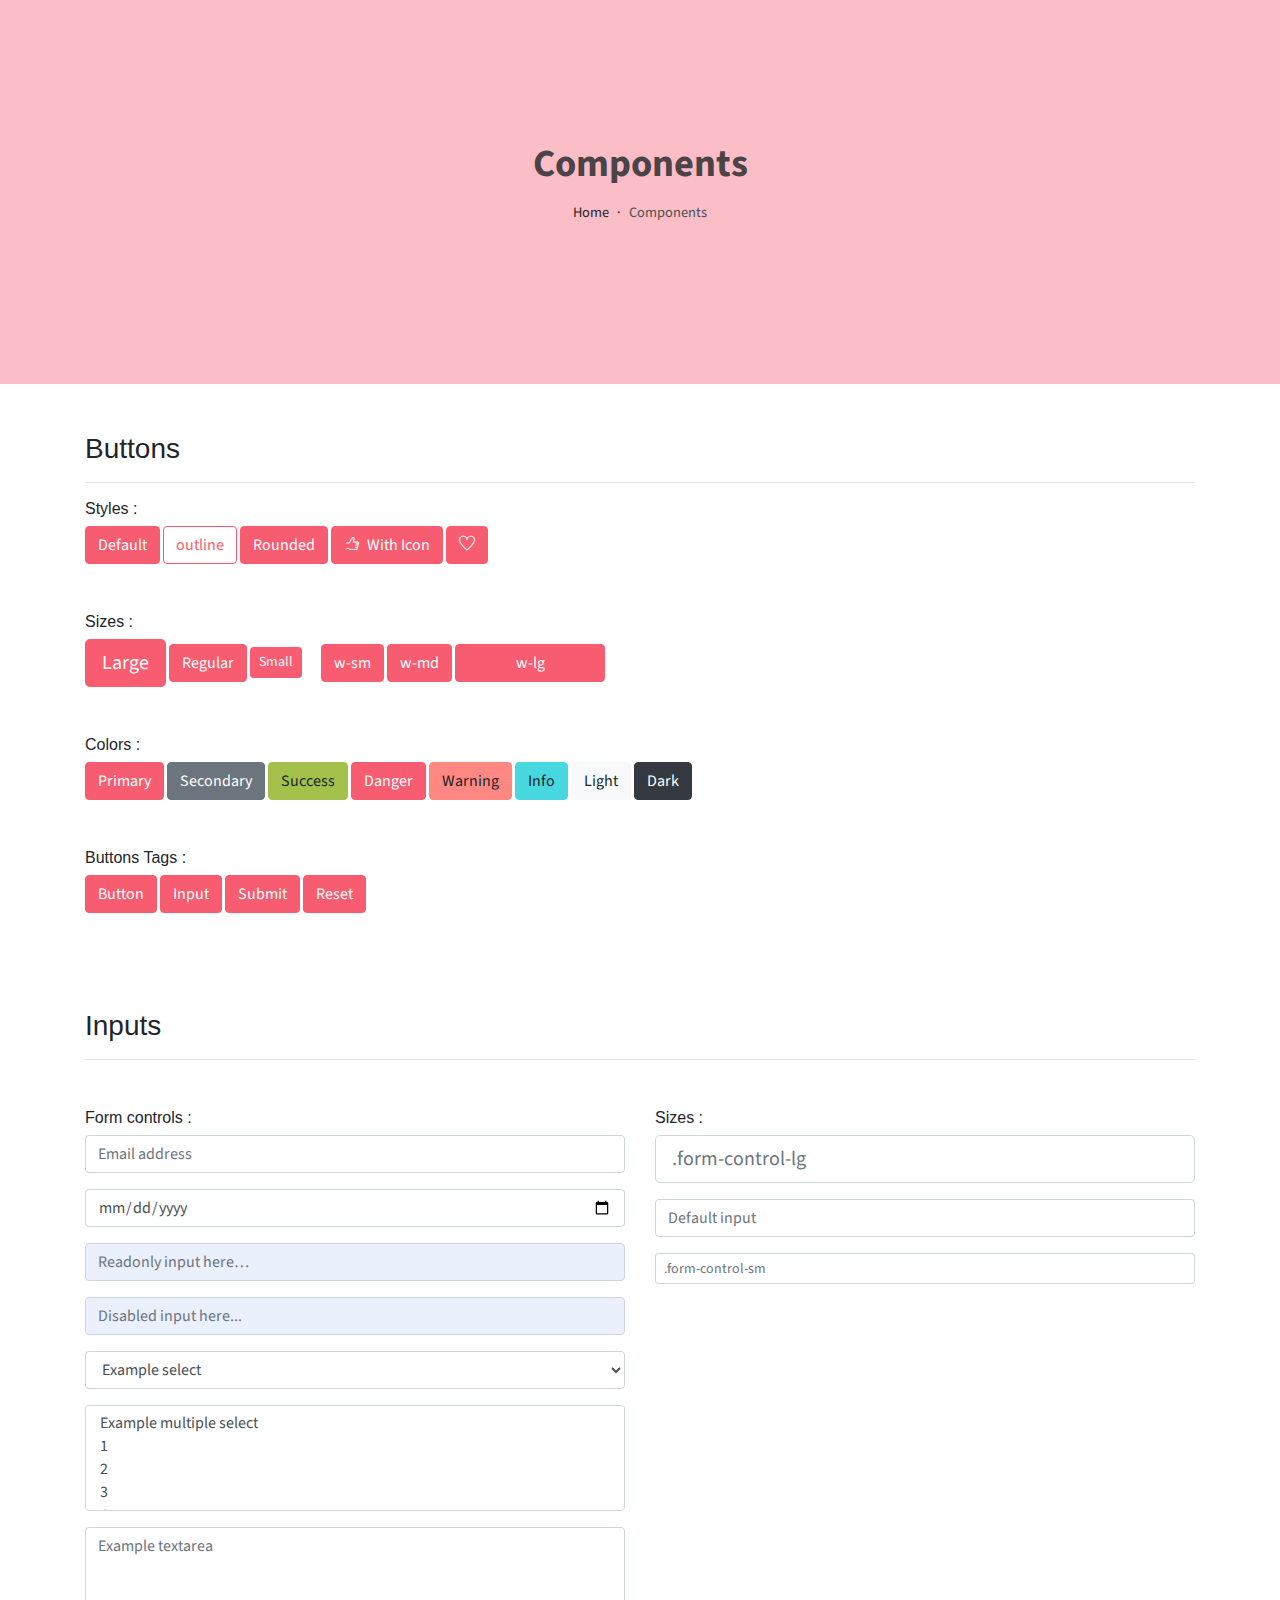
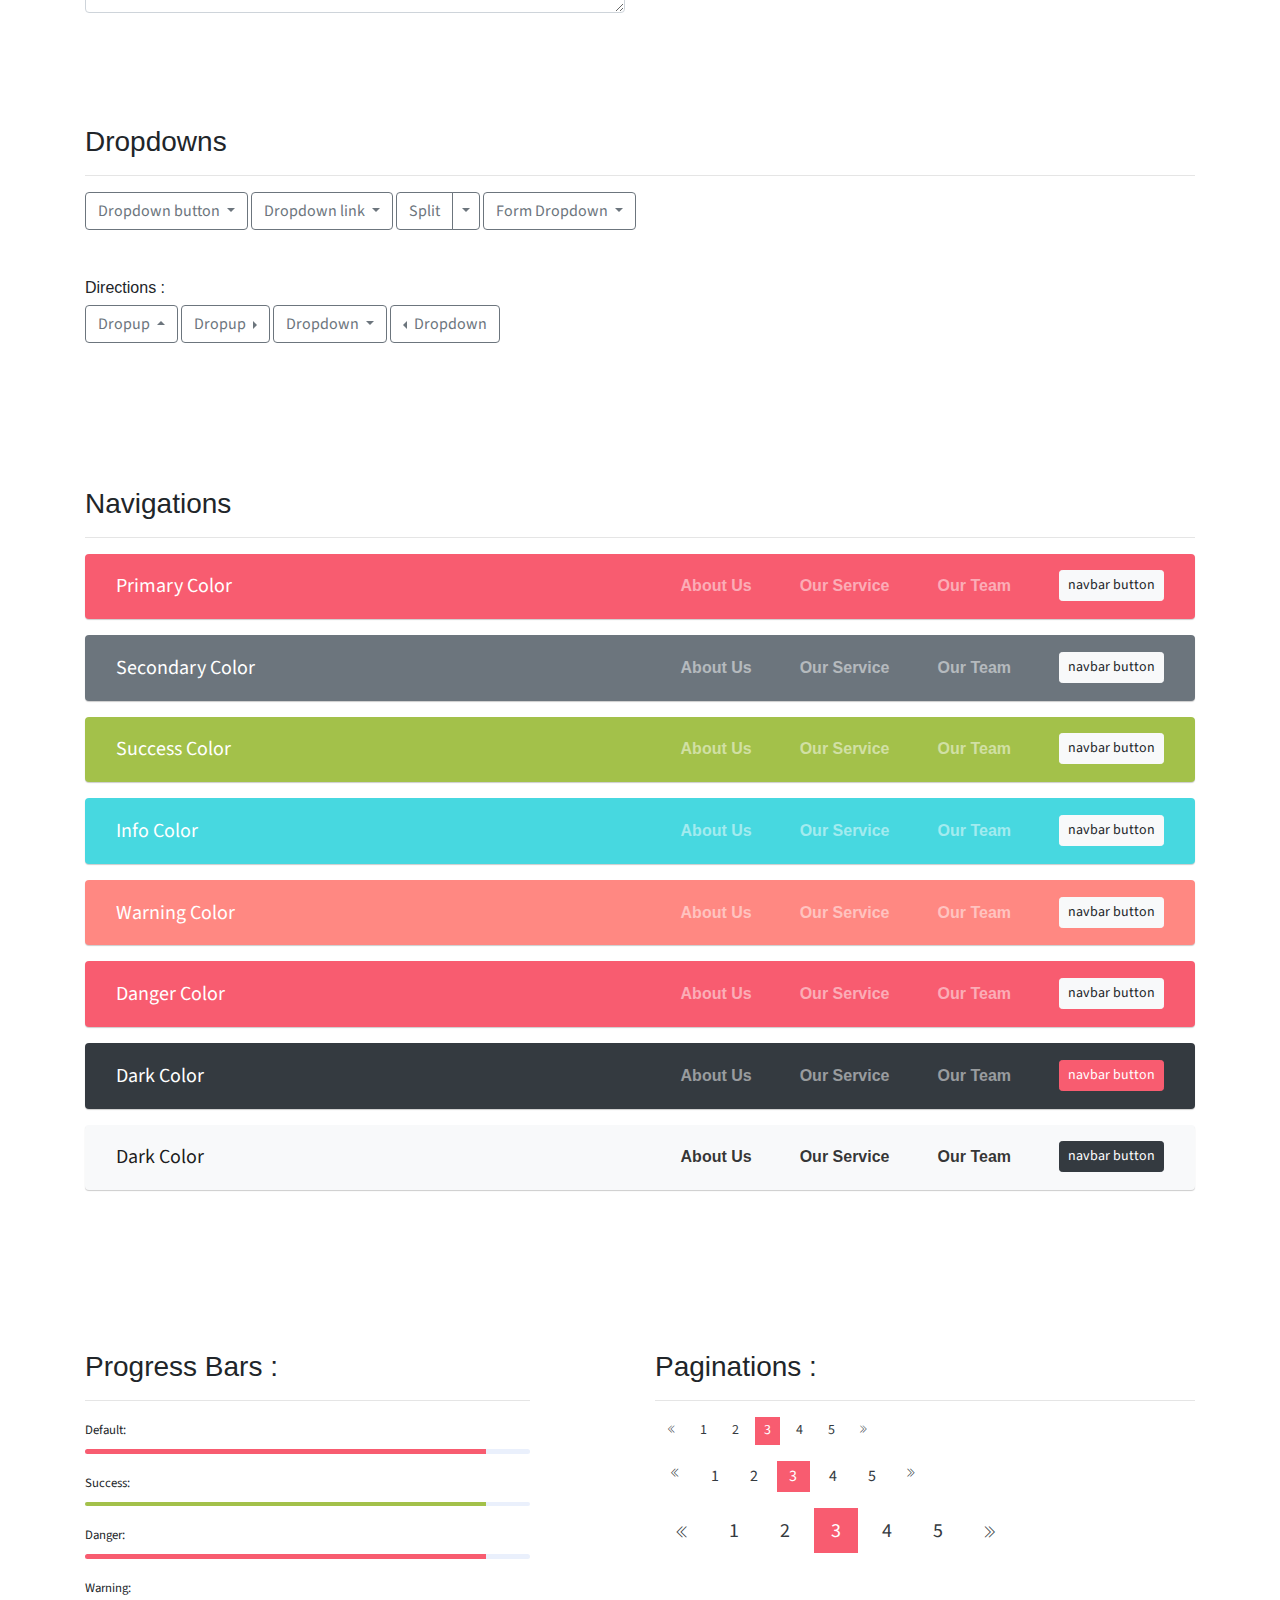
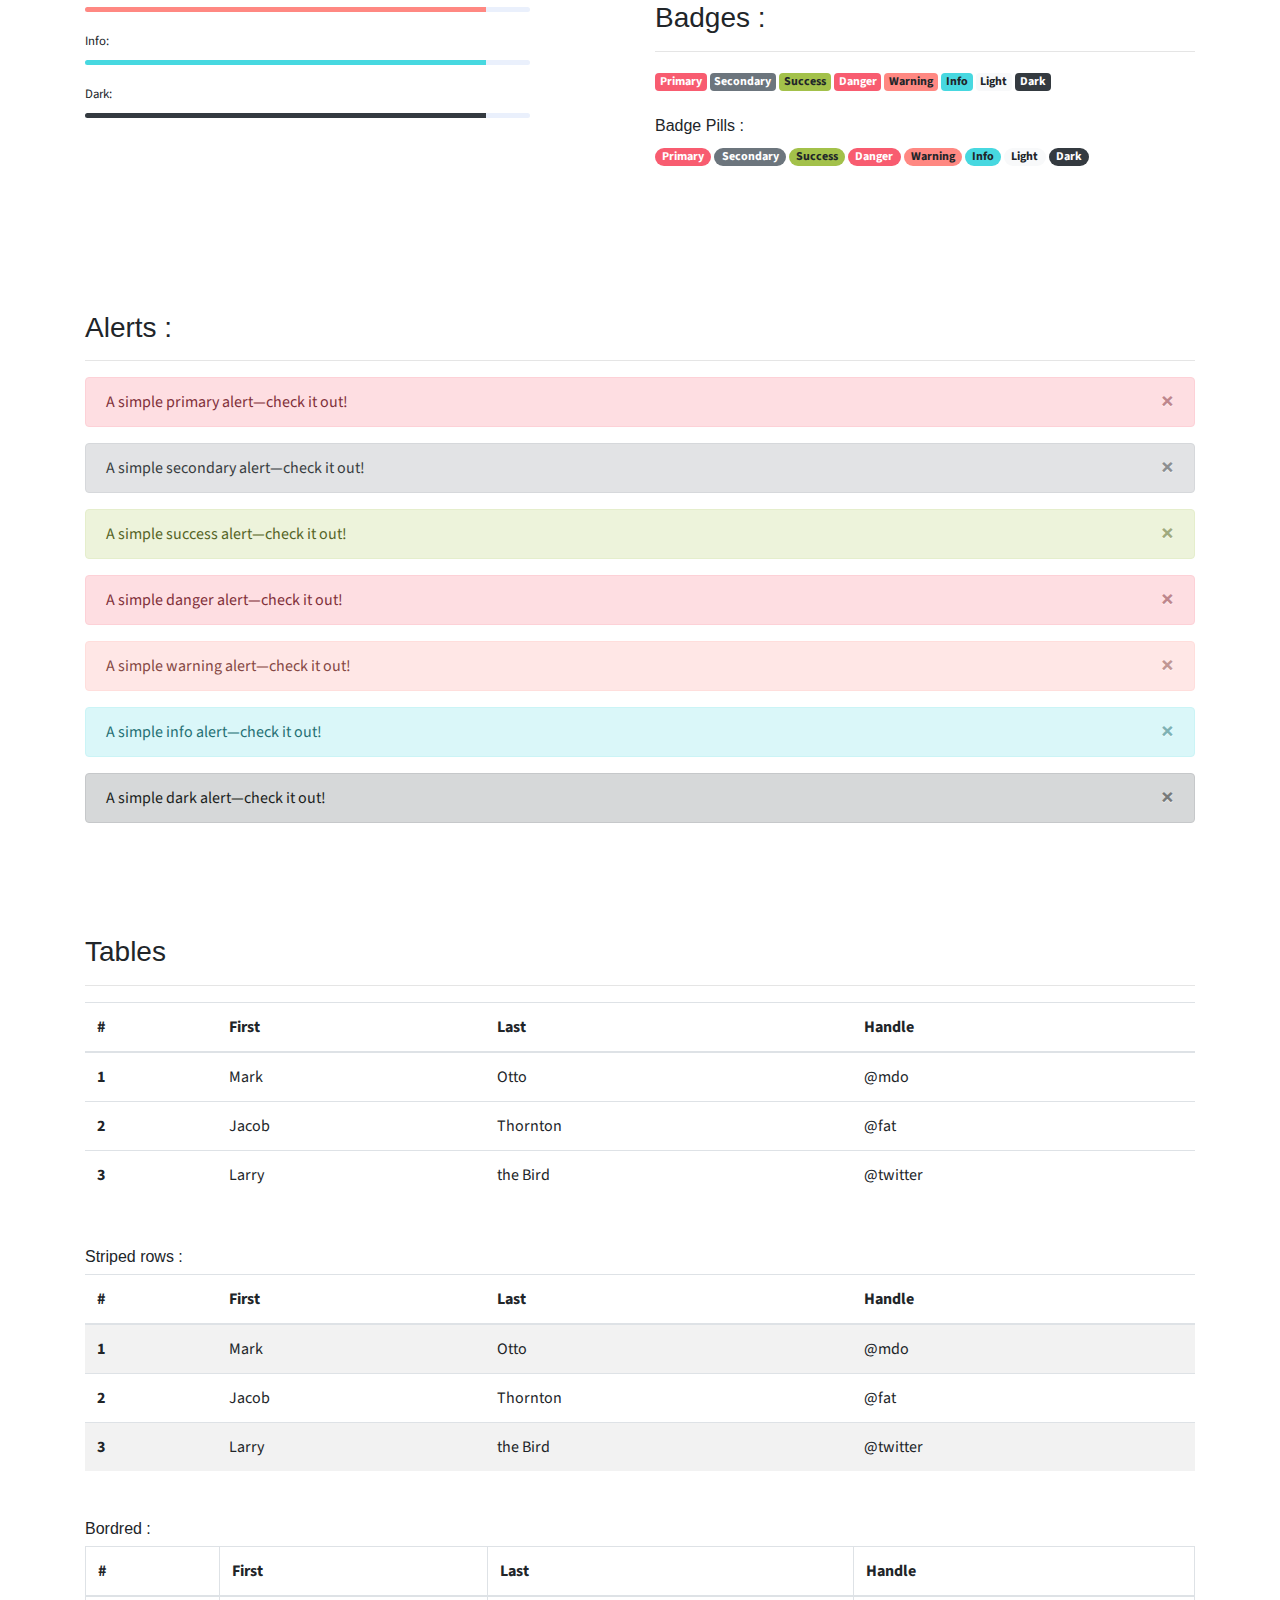
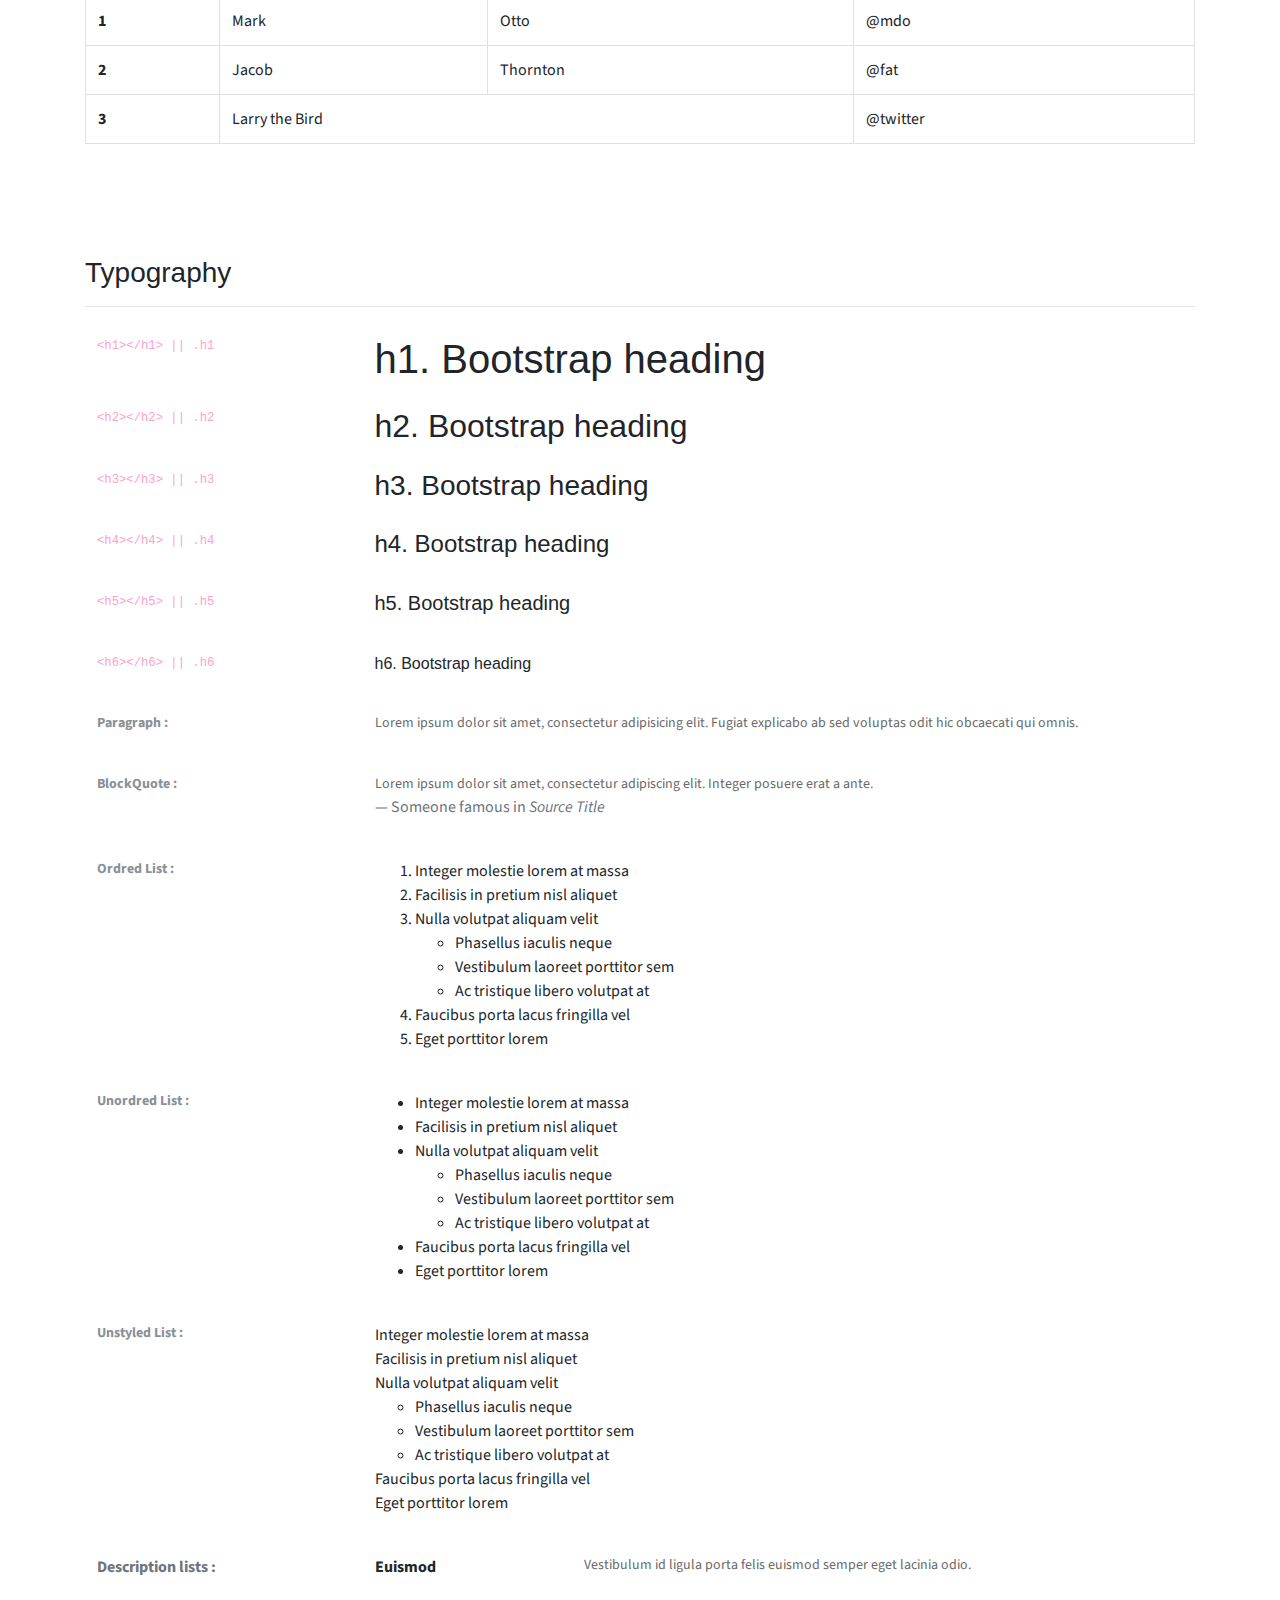
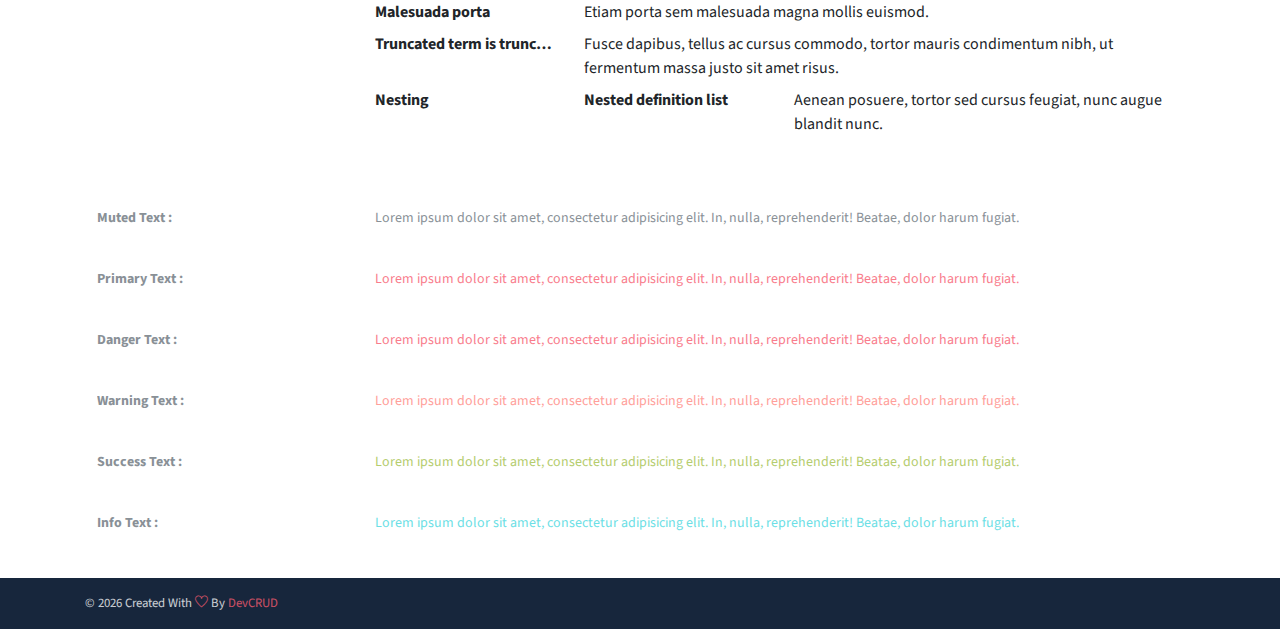
<file: components.html>
<!DOCTYPE html>
<html lang="en">
<head>
   <meta charset="utf-8">
   <meta name="viewport" content="width=device-width, initial-scale=1, shrink-to-fit=no">
   <meta name="description" content="Start your development with JohnDoe landing page.">
   <meta name="author" content="Devcrud">
   <title>JohnDoe Landing page | Components</title>
   <link rel="icon" href="assets/imgs/favicon.png" type="image/png">
   <!-- font icons -->
   <link rel="stylesheet" href="assets/vendors/themify-icons/css/themify-icons.css">
   <!-- Bootstrap + Steller  -->
   <link rel="stylesheet" href="nisa.css">
</head>
<body>

   <!-- Page Header -->
   <header class="header header-mini"> 
      <div class="header-title">Components</div> 
      <nav aria-label="breadcrumb">
         <ol class="breadcrumb">
            <li class="breadcrumb-item"><a href="/">Home</a></li>
            <li class="breadcrumb-item active" aria-current="page">Components</li>
         </ol>
      </nav>
   </header> <!-- End Of Page Header -->

   <!-- main content -->
   <div class="container">

      <!-- Buttons -->
      <h3 class="mt-5">Buttons</h3>
      <hr>
      <h6 class="section-secondary-title">Styles :</h6>
      <button class="btn btn-primary">Default</button>
      <button class="btn btn-outline-primary">outline</button>
      <button class="btn btn-primary rounded">Rounded</button>
      <button class="btn btn-primary rounded"><i class="ti-thumb-up pr-1"></i> With Icon</button>
      <button class="btn btn-primary circle"><i class="ti-heart"></i></button>

      <h6 class="section-secondary-title mt-5">Sizes :</h6>
      <button class="btn btn-primary btn-lg">Large</button>
      <button class="btn btn-primary ">Regular</button>
      <button class="btn btn-primary btn-sm">Small</button>
      <button class="btn btn-primary w-sm ml-3">w-sm</button>
      <button class="btn btn-primary w-md">w-md</button>
      <button class="btn btn-primary w-lg">w-lg</button>

      <h6 class="section-secondary-title mt-5">Colors :</h6>          
      <button type="button" class="btn btn-primary">Primary</button>
      <button type="button" class="btn btn-secondary">Secondary</button>
      <button type="button" class="btn btn-success">Success</button>
      <button type="button" class="btn btn-danger">Danger</button>
      <button type="button" class="btn btn-warning">Warning</button>
      <button type="button" class="btn btn-info">Info</button>
      <button type="button" class="btn btn-light">Light</button>
      <button type="button" class="btn btn-dark">Dark</button>

      <h6 class="section-secondary-title mt-5">Buttons Tags :</h6>
      <button class="btn btn-primary" type="submit">Button</button>
      <input class="btn btn-primary" type="button" value="Input">
      <input class="btn btn-primary" type="submit" value="Submit">
      <input class="btn btn-primary" type="reset" value="Reset">
      
      <!-- devider -->
      <div class="py-5"></div>

      <!-- Inputs -->
      <h3>Inputs</h3>
      <hr>
      <div class="row mt-5">
         <div class="col-md-6">
            <h6 class="section-secondary-title">Form controls :</h6>        
            <div class="form-group">
               <input type="email" class="form-control" id="exampleFormControlInput1" placeholder="Email address">
            </div>
            <div class="form-group">
               <input type="date" class="form-control" id="exampleFormControlInput1" placeholder="Date">
            </div>
            <div class="form-group">
               <input class="form-control" type="text" placeholder="Readonly input here…" readonly>
            </div>
            <div class="form-group">
               <input class="form-control" id="disabledInput" type="text" placeholder="Disabled input here..." disabled>
            </div>
            <div class="form-group">
               <select class="form-control" id="exampleFormControlSelect1">
                  <option>Example select</option>
                  <option>1</option>
                  <option>2</option>
                  <option>3</option>
                  <option>4</option>
                  <option>5</option>
               </select>
            </div>
            <div class="form-group">
               <select multiple class="form-control" id="exampleFormControlSelect2">
                  <option>Example multiple select</option>
                  <option>1</option>
                  <option>2</option>
                  <option>3</option>
                  <option>4</option>
                  <option>5</option>
               </select>
            </div>
            <div class="form-group">
               <textarea class="form-control" id="exampleFormControlTextarea1" rows="3" placeholder="Example textarea"></textarea>
            </div>
         </div>
         <div class="col-md-6">
            <h6 class="section-secondary-title">Sizes :</h6>    
            <div class="form-group">
               <input class="form-control form-control-lg" type="text" placeholder=".form-control-lg">             
            </div>
            <div class="form-group">
               <input class="form-control" type="text" placeholder="Default input">
            </div>
            <div class="form-group">
               <input class="form-control form-control-sm" type="text" placeholder=".form-control-sm"> 
            </div>
         </div>
      </div> <!-- end of inputs -->   

      <!-- devider -->
      <div class="py-5"></div>             

      <!-- Dropdowns -->
      <h3 class="components-section-title font-weight-normal">Dropdowns</h3>
      <hr>
      <div class="dropdown d-inline-block">
         <button class="btn btn-outline-secondary dropdown-toggle" type="button" id="dropdownMenuButton" data-toggle="dropdown" aria-haspopup="true" aria-expanded="false">
         Dropdown button
         </button>
         <div class="dropdown-menu" aria-labelledby="dropdownMenuButton">
         <a class="dropdown-item" href="#">Action</a>
         <a class="dropdown-item" href="#">Another action</a>
         <a class="dropdown-item" href="#">Something else here</a>
         </div>
      </div>
      <div class="dropdown d-inline-block">
         <a class="btn btn-outline-secondary dropdown-toggle" href="#" role="button" id="dropdownMenuLink" data-toggle="dropdown" aria-haspopup="true" aria-expanded="false">
            Dropdown link
         </a>
         <div class="dropdown-menu" aria-labelledby="dropdownMenuLink">
            <a class="dropdown-item" href="#">Action</a>
            <a class="dropdown-item" href="#">Another action</a>
            <a class="dropdown-item" href="#">Something else here</a>
         </div>
      </div>
      <div class="btn-group">
         <button type="button" class="btn btn-outline-secondary">Split</button>
         <button type="button" class="btn btn-outline-secondary dropdown-toggle dropdown-toggle-split" data-toggle="dropdown" aria-haspopup="true" aria-expanded="false">
         <span class="sr-only">Toggle Dropdown</span>
         </button>
         <div class="dropdown-menu">
            <a class="dropdown-item" href="#">Action</a>
            <a class="dropdown-item" href="#">Another action</a>
            <a class="dropdown-item" href="#">Something else here</a>
            <div class="dropdown-divider"></div>
            <a class="dropdown-item" href="#">Separated link</a>
         </div>
      </div>
      <div class="btn-group">
         <button class="btn btn-outline-secondary dropdown-toggle" type="button" id="dropdownMenuButton" data-toggle="dropdown" aria-haspopup="true" aria-expanded="false">
            Form Dropdown
         </button>
         <div class="dropdown-menu form">
            <form class="px-4 py-3">
               <div class="form-group">
                  <input type="email" class="form-control" id="exampleDropdownFormEmail1" placeholder="email@example.com">
               </div>
               <div class="form-group">
                  <input type="password" class="form-control" id="exampleDropdownFormPassword1" placeholder="Password">
               </div>
               <div class="form-check mb-3">
                  <input type="checkbox" class="form-check-input" id="dropdownCheck">
                  <label class="form-check-label" for="dropdownCheck">
                     Remember me
                  </label>
               </div>
               <button type="submit" class="btn btn-primary btn-block">Sign in</button>
            </form>
            <div class="dropdown-divider"></div>
            <a class="dropdown-item" href="#"><small>New around here? Sign up</small></a>
            <a class="dropdown-item" href="#"><small>Forgot password?</small></a>
         </div>
      </div>       
      <h6 class="section-secondary-title mt-5">Directions :</h6>  
      <div class="btn-group dropup">
         <button type="button" class="btn btn-outline-secondary dropdown-toggle" data-toggle="dropdown" aria-haspopup="true" aria-expanded="false">
            Dropup
         </button>
         <div class="dropdown-menu">
            <a class="dropdown-item" href="#">Action</a>
            <a class="dropdown-item" href="#">Another action</a>
            <a class="dropdown-item" href="#">Something else here</a>
            <div class="dropdown-divider"></div>
            <a class="dropdown-item" href="#">Separated link</a>
         </div>
      </div>
      <div class="btn-group dropright">
         <button type="button" class="btn btn-outline-secondary dropdown-toggle" data-toggle="dropdown" aria-haspopup="true" aria-expanded="false">
            Dropup
         </button>
         <div class="dropdown-menu">
            <a class="dropdown-item" href="#">Action</a>
            <a class="dropdown-item" href="#">Another action</a>
            <a class="dropdown-item" href="#">Something else here</a>
            <div class="dropdown-divider"></div>
            <a class="dropdown-item" href="#">Separated link</a>
         </div>
      </div>
      <div class="btn-group">
         <button type="button" class="btn btn-outline-secondary dropdown-toggle" data-toggle="dropdown" aria-haspopup="true" aria-expanded="false">
            Dropdown
         </button>
         <div class="dropdown-menu">
            <a class="dropdown-item" href="#">Action</a>
            <a class="dropdown-item" href="#">Another action</a>
            <a class="dropdown-item" href="#">Something else here</a>
            <div class="dropdown-divider"></div>
            <a class="dropdown-item" href="#">Separated link</a>
         </div>
      </div>
      <div class="btn-group dropleft">
         <button type="button" class="btn btn-outline-secondary dropdown-toggle" data-toggle="dropdown" aria-haspopup="true" aria-expanded="false">
            Dropdown
         </button>
         <div class="dropdown-menu">
            <a class="dropdown-item" href="#">Action</a>
            <a class="dropdown-item" href="#">Another action</a>
            <a class="dropdown-item" href="#">Something else here</a>
            <div class="dropdown-divider"></div>
            <a class="dropdown-item" href="#">Separated link</a>
         </div>
      </div> <!-- end of Dropdowns -->  

      <!-- devider -->
      <div class="py-5"></div>   

      <!-- navbars -->
      <h3 class="components-section-title font-weight-normal mt-5">Navigations</h3>
      <hr>
      <nav class="navbar navbar-expand-sm navbar-dark bg-primary rounded shadow mb-3">
         <div class="container">
            <a class="navbar-brand" href="#">Primary Color</a>
            <button class="navbar-toggler ml-auto" type="button" data-toggle="collapse" data-target="#navbarSupportedContent" aria-controls="navbarSupportedContent" aria-expanded="false" aria-label="Toggle navigation">
            <span class="navbar-toggler-icon"></span>
            </button>
            <div class="collapse navbar-collapse" id="navbarSupportedContent">
               <ul class="navbar-nav ml-auto"> 
                  <li class="nav-item">
                     <a class="nav-link" href="#about">About Us</a>
                  </li>
                  <li class="nav-item">
                     <a class="nav-link" href="#service">Our Service</a>
                  </li>
                  <li class="nav-item">
                     <a class="nav-link" href="#team">Our Team</a>
                  </li>
                  <li class="nav-item">
                     <a href="#book-table" class="ml-4 mt-1 btn btn-light btn-sm">navbar button</a>
                  </li>
               </ul>                       
            </div>
         </div>
      </nav>
      <nav class="navbar navbar-expand-sm navbar-dark bg-secondary rounded shadow mb-3">
         <div class="container">
            <a class="navbar-brand" href="#">Secondary Color</a>
            <button class="navbar-toggler ml-auto" type="button" data-toggle="collapse" data-target="#navbarSupportedContent" aria-controls="navbarSupportedContent" aria-expanded="false" aria-label="Toggle navigation">
            <span class="navbar-toggler-icon"></span>
            </button>
            <div class="collapse navbar-collapse" id="navbarSupportedContent">
               <ul class="navbar-nav ml-auto"> 
                  <li class="nav-item">
                     <a class="nav-link" href="#about">About Us</a>
                  </li>
                  <li class="nav-item">
                     <a class="nav-link" href="#service">Our Service</a>
                  </li>
                  <li class="nav-item">
                     <a class="nav-link" href="#team">Our Team</a>
                  </li>
                  <li class="nav-item">
                     <a href="#book-table" class="ml-4 mt-1 btn btn-light btn-sm">navbar button</a>
                  </li>
               </ul>                       
            </div>
         </div>
      </nav>
      <nav class="navbar navbar-expand-sm navbar-dark bg-success rounded shadow mb-3">
         <div class="container">
            <a class="navbar-brand" href="#">Success Color</a>
            <button class="navbar-toggler ml-auto" type="button" data-toggle="collapse" data-target="#navbarSupportedContent" aria-controls="navbarSupportedContent" aria-expanded="false" aria-label="Toggle navigation">
            <span class="navbar-toggler-icon"></span>
            </button>
            <div class="collapse navbar-collapse" id="navbarSupportedContent">
               <ul class="navbar-nav ml-auto"> 
                  <li class="nav-item">
                     <a class="nav-link" href="#about">About Us</a>
                  </li>
                  <li class="nav-item">
                     <a class="nav-link" href="#service">Our Service</a>
                  </li>
                  <li class="nav-item">
                     <a class="nav-link" href="#team">Our Team</a>
                  </li>
                  <li class="nav-item">
                     <a href="#book-table" class="ml-4 mt-1 btn btn-light btn-sm">navbar button</a>
                  </li>
               </ul>                       
            </div>
         </div>
      </nav>
      <nav class="navbar navbar-expand-sm navbar-dark bg-info rounded shadow mb-3">
         <div class="container">
            <a class="navbar-brand" href="#">Info Color</a>
            <button class="navbar-toggler ml-auto" type="button" data-toggle="collapse" data-target="#navbarSupportedContent" aria-controls="navbarSupportedContent" aria-expanded="false" aria-label="Toggle navigation">
            <span class="navbar-toggler-icon"></span>
            </button>
            <div class="collapse navbar-collapse" id="navbarSupportedContent">
               <ul class="navbar-nav ml-auto"> 
                  <li class="nav-item">
                     <a class="nav-link" href="#about">About Us</a>
                  </li>
                  <li class="nav-item">
                     <a class="nav-link" href="#service">Our Service</a>
                  </li>
                  <li class="nav-item">
                     <a class="nav-link" href="#team">Our Team</a>
                  </li>
                  <li class="nav-item">
                     <a href="#book-table" class="ml-4 mt-1 btn btn-light btn-sm">navbar button</a>
                  </li>
               </ul>                       
            </div>
         </div>
      </nav>
      <nav class="navbar navbar-expand-sm navbar-dark bg-warning rounded shadow mb-3">
         <div class="container">
            <a class="navbar-brand" href="#">Warning Color</a>
            <button class="navbar-toggler ml-auto" type="button" data-toggle="collapse" data-target="#navbarSupportedContent" aria-controls="navbarSupportedContent" aria-expanded="false" aria-label="Toggle navigation">
            <span class="navbar-toggler-icon"></span>
            </button>
            <div class="collapse navbar-collapse" id="navbarSupportedContent">
               <ul class="navbar-nav ml-auto"> 
                  <li class="nav-item">
                     <a class="nav-link" href="#about">About Us</a>
                  </li>
                  <li class="nav-item">
                     <a class="nav-link" href="#service">Our Service</a>
                  </li>
                  <li class="nav-item">
                     <a class="nav-link" href="#team">Our Team</a>
                  </li>
                  <li class="nav-item">
                     <a href="#book-table" class="ml-4 mt-1 btn btn-light btn-sm">navbar button</a>
                  </li>
               </ul>                       
            </div>
         </div>
      </nav>
      <nav class="navbar navbar-expand-sm navbar-dark bg-danger rounded shadow mb-3">
         <div class="container">
            <a class="navbar-brand" href="#">Danger Color</a>
            <button class="navbar-toggler ml-auto" type="button" data-toggle="collapse" data-target="#navbarSupportedContent" aria-controls="navbarSupportedContent" aria-expanded="false" aria-label="Toggle navigation">
            <span class="navbar-toggler-icon"></span>
            </button>
            <div class="collapse navbar-collapse" id="navbarSupportedContent">
               <ul class="navbar-nav ml-auto"> 
                  <li class="nav-item">
                     <a class="nav-link" href="#about">About Us</a>
                  </li>
                  <li class="nav-item">
                     <a class="nav-link" href="#service">Our Service</a>
                  </li>
                  <li class="nav-item">
                     <a class="nav-link" href="#team">Our Team</a>
                  </li>
                  <li class="nav-item">
                     <a href="#book-table" class="ml-4 mt-1 btn btn-light btn-sm">navbar button</a>
                  </li>
               </ul>                       
            </div>
         </div>
      </nav>
      <nav class="navbar navbar-expand-sm navbar-dark bg-dark rounded shadow mb-3">
         <div class="container">
            <a class="navbar-brand" href="#">Dark Color</a>
            <button class="navbar-toggler ml-auto" type="button" data-toggle="collapse" data-target="#navbarSupportedContent" aria-controls="navbarSupportedContent" aria-expanded="false" aria-label="Toggle navigation">
            <span class="navbar-toggler-icon"></span>
            </button>
            <div class="collapse navbar-collapse" id="navbarSupportedContent">
               <ul class="navbar-nav ml-auto"> 
                  <li class="nav-item">
                     <a class="nav-link" href="#about">About Us</a>
                  </li>
                  <li class="nav-item">
                     <a class="nav-link" href="#service">Our Service</a>
                  </li>
                  <li class="nav-item">
                     <a class="nav-link" href="#team">Our Team</a>
                  </li>
                  <li class="nav-item">
                     <a href="#book-table" class="ml-4 mt-1 btn btn-primary btn-sm">navbar button</a>
                  </li>
               </ul>                       
            </div>
         </div>
      </nav>
      <nav class="navbar navbar-expand-sm navbar-light bg-light rounded shadow mb-3">
         <div class="container">
            <a class="navbar-brand" href="#">Dark Color</a>
            <button class="navbar-toggler ml-auto" type="button" data-toggle="collapse" data-target="#navbarSupportedContent" aria-controls="navbarSupportedContent" aria-expanded="false" aria-label="Toggle navigation">
            <span class="navbar-toggler-icon"></span>
            </button>
            <div class="collapse navbar-collapse" id="navbarSupportedContent">
               <ul class="navbar-nav ml-auto"> 
                  <li class="nav-item">
                     <a class="nav-link" href="#about">About Us</a>
                  </li>
                  <li class="nav-item">
                     <a class="nav-link" href="#service">Our Service</a>
                  </li>
                  <li class="nav-item">
                     <a class="nav-link" href="#team">Our Team</a>
                  </li>
                  <li class="nav-item">
                     <a href="#book-table" class="ml-4 mt-1 btn btn-dark btn-sm">navbar button</a>
                  </li>
               </ul>                       
            </div>
         </div>
      </nav>
      <!-- End of navbars -->

      <!-- devider -->
      <div class="py-5"></div>   
      
      <!-- progress bars -->
      <div class="row justify-content-between">
         <div class="col-md-5">
            <h3 class="components-section-title font-weight-normal mt-5">Progress Bars :</h3>
            <hr>
            <small>Default: </small>
            <div class="progress mt-2 mb-3">
               <div class="progress-bar" role="progressbar" style="width: 90%" aria-valuenow="25" aria-valuemin="0" aria-valuemax="100"></div>
            </div>
            <small>Success:</small>
            <div class="progress mt-2 mb-3">
               <div class="progress-bar bg-success" role="progressbar" style="width: 90%" aria-valuenow="25" aria-valuemin="0" aria-valuemax="100"></div>
            </div>
            <small>Danger:</small>
            <div class="progress mt-2 mb-3">
               <div class="progress-bar bg-danger" role="progressbar" style="width: 90%" aria-valuenow="25" aria-valuemin="0" aria-valuemax="100"></div>
            </div>
            <small>Warning:</small>
            <div class="progress mt-2 mb-3">
               <div class="progress-bar bg-warning" role="progressbar" style="width: 90%" aria-valuenow="25" aria-valuemin="0" aria-valuemax="100"></div>
            </div>
            <small>Info:</small>
            <div class="progress mt-2 mb-3">
               <div class="progress-bar bg-info" role="progressbar" style="width: 90%" aria-valuenow="25" aria-valuemin="0" aria-valuemax="100"></div>
            </div>
            <small>Dark:</small>
            <div class="progress mt-2 mb-3">
               <div class="progress-bar bg-dark" role="progressbar" style="width: 90%" aria-valuenow="25" aria-valuemin="0" aria-valuemax="100"></div>
            </div>
         </div>
         <div class="col-md-6">
            <h3 class="components-section-title font-weight-normal mt-5">Paginations :</h3>
            <hr>
            <nav aria-label="Page navigation example">
               <ul class="pagination pagination-sm">
                  <li class="page-item"><a class="page-link" href="#"><i class="ti-angle-double-left"></i></a></li>
                  <li class="page-item"><a class="page-link" href="#">1</a></li>
                  <li class="page-item"><a class="page-link" href="#">2</a></li>
                  <li class="page-item active"><a class="page-link" href="#">3</a></li>
                  <li class="page-item"><a class="page-link" href="#">4</a></li>
                  <li class="page-item"><a class="page-link" href="#">5</a></li>
                  <li class="page-item"><a class="page-link" href="#"><i class="ti-angle-double-right"></i></a></li>
               </ul>
            </nav>
            <nav aria-label="Page navigation example">
               <ul class="pagination">
               <li class="page-item"><a class="page-link" href="#"><i class="ti-angle-double-left"></i></a></li>
                  <li class="page-item"><a class="page-link" href="#">1</a></li>
                  <li class="page-item"><a class="page-link" href="#">2</a></li>
                  <li class="page-item active"><a class="page-link" href="#">3</a></li>
                  <li class="page-item"><a class="page-link" href="#">4</a></li>
                  <li class="page-item"><a class="page-link" href="#">5</a></li>
                  <li class="page-item"><a class="page-link" href="#"><i class="ti-angle-double-right"></i></a></li>
               </ul>
            </nav>
            <nav aria-label="Page navigation example">
               <ul class="pagination pagination-lg">
                  <li class="page-item"><a class="page-link" href="#"><i class="ti-angle-double-left"></i></a></li>
                  <li class="page-item"><a class="page-link" href="#">1</a></li>
                  <li class="page-item"><a class="page-link" href="#">2</a></li>
                  <li class="page-item active"><a class="page-link" href="#">3</a></li>
                  <li class="page-item"><a class="page-link" href="#">4</a></li>
                  <li class="page-item"><a class="page-link" href="#">5</a></li>
                  <li class="page-item"><a class="page-link" href="#"><i class="ti-angle-double-right"></i></a></li>
               </ul>
            </nav>

            <!-- Badges -->
            <h3 class="components-section-title font-weight-normal mt-5">Badges :</h3>
            <hr>
            <span class="badge badge-primary">Primary</span>
            <span class="badge badge-secondary">Secondary</span>
            <span class="badge badge-success">Success</span>
            <span class="badge badge-danger">Danger</span>
            <span class="badge badge-warning">Warning</span>
            <span class="badge badge-info">Info</span>
            <span class="badge badge-light">Light</span>
            <span class="badge badge-dark">Dark</span>
            <h6 class="section-secondary-title mt-4 mb-2">Badge Pills :</h6>
            <span class="badge badge-pill badge-primary">Primary</span>
            <span class="badge badge-pill badge-secondary">Secondary</span>
            <span class="badge badge-pill badge-success">Success</span>
            <span class="badge badge-pill badge-danger">Danger</span>
            <span class="badge badge-pill badge-warning">Warning</span>
            <span class="badge badge-pill badge-info">Info</span>
            <span class="badge badge-pill badge-light">Light</span>
            <span class="badge badge-pill badge-dark">Dark</span>
         </div>
      </div> <!-- End of Progress bars -->

      <!-- devider -->
      <div class="py-5"></div>  

      <!-- Alerts -->
      <h3 class="components-section-title font-weight-normal mt-5">Alerts :</h3>
      <hr>
      <div class="alert alert-primary alert-dismissible fade show" role="alert">
         A simple primary alert—check it out!
         <button type="button" class="close" data-dismiss="alert" aria-label="Close">
            <span aria-hidden="true">&times;</span>
         </button>
      </div>
      <div class="alert alert-secondary alert-dismissible fade show" role="alert">
         A simple secondary alert—check it out!
         <button type="button" class="close" data-dismiss="alert" aria-label="Close">
            <span aria-hidden="true">&times;</span>
         </button>
      </div>
      <div class="alert alert-success alert-dismissible fade show" role="alert">
         A simple success alert—check it out!
         <button type="button" class="close" data-dismiss="alert" aria-label="Close">
            <span aria-hidden="true">&times;</span>
         </button>
      </div>
      <div class="alert alert-danger alert-dismissible fade show" role="alert">
         A simple danger alert—check it out!
         <button type="button" class="close" data-dismiss="alert" aria-label="Close">
            <span aria-hidden="true">&times;</span>
         </button>
      </div>
      <div class="alert alert-warning alert-dismissible fade show" role="alert">
         A simple warning alert—check it out!
         <button type="button" class="close" data-dismiss="alert" aria-label="Close">
            <span aria-hidden="true">&times;</span>
         </button>
      </div>
      <div class="alert alert-info alert-dismissible fade show" role="alert">
         A simple info alert—check it out!
         <button type="button" class="close" data-dismiss="alert" aria-label="Close">
            <span aria-hidden="true">&times;</span>
         </button>
      </div>
      <div class="alert alert-dark alert-dismissible fade show" role="alert">
         A simple dark alert—check it out!
         <button type="button" class="close" data-dismiss="alert" aria-label="Close">
            <span aria-hidden="true">&times;</span>
         </button>
      </div>
      <!-- end of alerts -->

      <!-- devider -->
      <div class="py-5"></div> 
   
      <!-- tables -->
      <h3 class="components-section-title">Tables</h3>
      <hr>
      <table class="table">
         <thead>
            <tr>
               <th scope="col">#</th>
               <th scope="col">First</th>
               <th scope="col">Last</th>
               <th scope="col">Handle</th>
            </tr>
         </thead>
         <tbody>
            <tr>
               <th scope="row">1</th>
               <td>Mark</td>
               <td>Otto</td>
               <td>@mdo</td>
            </tr>
            <tr>
               <th scope="row">2</th>
               <td>Jacob</td>
               <td>Thornton</td>
               <td>@fat</td>
            </tr>
            <tr>
               <th scope="row">3</th>
               <td>Larry</td>
               <td>the Bird</td>
               <td>@twitter</td>
            </tr>
         </tbody>
      </table>

      <h6 class="section-secondary-title mt-5">Striped rows :</h6>
      <table class="table table-striped">
         <thead>
            <tr>
               <th scope="col">#</th>
               <th scope="col">First</th>
               <th scope="col">Last</th>
               <th scope="col">Handle</th>
            </tr>
         </thead>
         <tbody>
            <tr>
               <th scope="row">1</th>
               <td>Mark</td>
               <td>Otto</td>
               <td>@mdo</td>
            </tr>
            <tr>
               <th scope="row">2</th>
               <td>Jacob</td>
               <td>Thornton</td>
               <td>@fat</td>
            </tr>
            <tr>
               <th scope="row">3</th>
               <td>Larry</td>
               <td>the Bird</td>
               <td>@twitter</td>
            </tr>
         </tbody>
      </table>

      <h6 class="section-secondary-title mt-5">Bordred :</h6>
      <table class="table table-bordered">
         <thead>
            <tr>
               <th scope="col">#</th>
               <th scope="col">First</th>
               <th scope="col">Last</th>
               <th scope="col">Handle</th>
            </tr>
         </thead>
         <tbody>
            <tr>
               <th scope="row">1</th>
               <td>Mark</td>
               <td>Otto</td>
               <td>@mdo</td>
            </tr>
            <tr>
               <th scope="row">2</th>
               <td>Jacob</td>
               <td>Thornton</td>
               <td>@fat</td>
            </tr>
            <tr>
               <th scope="row">3</th>
               <td colspan="2">Larry the Bird</td>
               <td>@twitter</td>
            </tr>
         </tbody>
      </table>
      <!-- end of tables -->

      <!-- devider -->
      <div class="py-5"></div> 

      <!-- typography -->
      <h3 class="components-section-title">Typography</h3>
      <hr>
     
      <table class="table table-borderless v-align-center">
         <tbody>
            <tr>
               <td>
                  <p><code class="highlighter-rouge">&lt;h1&gt;&lt;/h1&gt; || .h1</code></p>
               </td>
               <td class="w-75"><span class="h1">h1. Bootstrap heading</span></td>
            </tr>
            <tr>
               <td>
                  <p><code class="highlighter-rouge">&lt;h2&gt;&lt;/h2&gt; || .h2</code></p>
               </td>
               <td><span class="h2">h2. Bootstrap heading</span></td>
            </tr>
            <tr>
               <td>
                  <p><code class="highlighter-rouge">&lt;h3&gt;&lt;/h3&gt; || .h3</code></p>
               </td>
               <td><span class="h3">h3. Bootstrap heading</span></td>
            </tr>
            <tr>
               <td>
                  <p><code class="highlighter-rouge">&lt;h4&gt;&lt;/h4&gt; || .h4</code></p>
               </td>
               <td><span class="h4">h4. Bootstrap heading</span></td>
            </tr>
            <tr>
               <td>
                  <p><code class="highlighter-rouge">&lt;h5&gt;&lt;/h5&gt; || .h5</code></p>
               </td>
               <td><span class="h5">h5. Bootstrap heading</span></td>
            </tr>
            <tr>
               <td>
                  <p><code class="highlighter-rouge">&lt;h6&gt;&lt;/h6&gt; || .h6</code></p>
               </td>
               <td><span class="h6">h6. Bootstrap heading</span></td>
            </tr>
            <tr>
               <td>
                  <p class="font-weight-bold text-muted">Paragraph :</p>
               </td>
               <td><p>Lorem ipsum dolor sit amet, consectetur adipisicing elit. Fugiat explicabo ab sed voluptas odit hic obcaecati qui omnis.</p></td>
            </tr>
            <tr>
               <td>
                  <p class="font-weight-bold text-muted">BlockQuote :</p>
               </td>
               <td>
                  <blockquote class="blockquote">
                     <p class="mb-0">Lorem ipsum dolor sit amet, consectetur adipiscing elit. Integer posuere erat a ante.</p>
                     <footer class="blockquote-footer">Someone famous in <cite title="Source Title">Source Title</cite></footer>
                  </blockquote>
               </td>
            </tr>

            
            <tr>
               <td><p class="font-weight-bold text-muted">Ordred List :</p></td>
               <td>
                  <ol>
                     <li>Integer molestie lorem at massa</li>
                     <li>Facilisis in pretium nisl aliquet</li>
                     <li>Nulla volutpat aliquam velit
                        <ul>
                           <li>Phasellus iaculis neque</li>
                           <li>Vestibulum laoreet porttitor sem</li>
                           <li>Ac tristique libero volutpat at</li>
                        </ul>
                     </li>
                     <li>Faucibus porta lacus fringilla vel</li>
                     <li>Eget porttitor lorem</li>
                  </ol>
               </td>
            </tr>
            <tr>
               <td><p class="font-weight-bold text-muted">Unordred List :</p></td>
               <td>
                  <ul >
                     <li>Integer molestie lorem at massa</li>
                     <li>Facilisis in pretium nisl aliquet</li>
                     <li>Nulla volutpat aliquam velit
                        <ul>
                           <li>Phasellus iaculis neque</li>
                           <li>Vestibulum laoreet porttitor sem</li>
                           <li>Ac tristique libero volutpat at</li>
                        </ul>
                     </li>
                     <li>Faucibus porta lacus fringilla vel</li>
                     <li>Eget porttitor lorem</li>
                  </ul>
               </td>
            </tr>
            <tr>
               <td><p class="font-weight-bold text-muted">Unstyled List :</p></td>
               <td>
                  <ul class="list-unstyled">
                     <li>Integer molestie lorem at massa</li>
                     <li>Facilisis in pretium nisl aliquet</li>
                     <li>Nulla volutpat aliquam velit
                        <ul>
                           <li>Phasellus iaculis neque</li>
                           <li>Vestibulum laoreet porttitor sem</li>
                           <li>Ac tristique libero volutpat at</li>
                        </ul>
                     </li>
                     <li>Faucibus porta lacus fringilla vel</li>
                     <li>Eget porttitor lorem</li>
                  </ul>
               </td>
            </tr>
            <tr>
               <td class="font-weight-bold text-muted">Description lists : </td>
               <td>
                  <dl class="row">
                     <dt class="col-sm-3">Euismod</dt>
                     <dd class="col-sm-9">
                        <p>Vestibulum id ligula porta felis euismod semper eget lacinia odio.</p>
                     </dd>

                     <dt class="col-sm-3">Malesuada porta</dt>
                     <dd class="col-sm-9">Etiam porta sem malesuada magna mollis euismod.</dd>

                     <dt class="col-sm-3 text-truncate">Truncated term is truncated</dt>
                     <dd class="col-sm-9">Fusce dapibus, tellus ac cursus commodo, tortor mauris condimentum nibh, ut fermentum massa justo sit amet risus.</dd>

                     <dt class="col-sm-3">Nesting</dt>
                     <dd class="col-sm-9">
                        <dl class="row">
                           <dt class="col-sm-4">Nested definition list</dt>
                           <dd class="col-sm-8">Aenean posuere, tortor sed cursus feugiat, nunc augue blandit nunc.</dd>
                        </dl>
                     </dd>
                  </dl>
               </td>
            </tr>
            <tr>
               <td>
                  <p class="font-weight-bold text-muted">Muted Text :</p>
               </td>
               <td>
                  <p class="text-muted">Lorem ipsum dolor sit amet, consectetur adipisicing elit. In, nulla, reprehenderit! Beatae, dolor harum fugiat.</p>
               </td>
            </tr>
            <tr>
               <td>
                  <p class="font-weight-bold text-muted">Primary Text :</p>
               </td>
               <td>
                  <p class="text-primary">Lorem ipsum dolor sit amet, consectetur adipisicing elit. In, nulla, reprehenderit! Beatae, dolor harum fugiat.</p>
               </td>
            </tr>
            <tr>
               <td>
                  <p class="font-weight-bold text-muted">Danger Text :</p>
               </td>
               <td>
                  <p class="text-danger">Lorem ipsum dolor sit amet, consectetur adipisicing elit. In, nulla, reprehenderit! Beatae, dolor harum fugiat.</p>
               </td>
            </tr>
            <tr>
               <td>
                  <p class="font-weight-bold text-muted">Warning Text :</p>
               </td>
               <td>
                  <p class="text-warning">Lorem ipsum dolor sit amet, consectetur adipisicing elit. In, nulla, reprehenderit! Beatae, dolor harum fugiat.</p>
               </td>
            </tr>
            <tr>
               <td>
                  <p class="font-weight-bold text-muted">Success Text :</p>
               </td>
               <td>
                  <p class="text-success">Lorem ipsum dolor sit amet, consectetur adipisicing elit. In, nulla, reprehenderit! Beatae, dolor harum fugiat.</p>
               </td>
            </tr>
            <tr>
               <td>
                  <p class="font-weight-bold text-muted">Info Text :</p>
               </td>
               <td>
                  <p class="text-info">Lorem ipsum dolor sit amet, consectetur adipisicing elit. In, nulla, reprehenderit! Beatae, dolor harum fugiat.</p>
               </td>
            </tr>
         </tbody>
      </table>
   </div>
   <!-- end of typography -->

   <!-- Page Footer -->
   <footer class="footer py-3">
        <div class="container">
            <p class="small mb-0 text-light">
                &copy; <script>document.write(new Date().getFullYear())</script> Created With <i class="ti-heart text-danger"></i> By <a href="http://devcrud.com" target="_blank"><span class="text-danger" title="Bootstrap 4 Themes and Dashboards">DevCRUD</span></a> 
            </p>
        </div>
    </footer>
   <!-- End of Page Footer -->  
   
   <!-- core  -->
   <script src="assets/vendors/jquery/jquery-3.4.1.js"></script>
   <script src="assets/vendors/bootstrap/bootstrap.bundle.js"></script>

</body>
</html>
</file>
<file: assets/vendors/themify-icons/css/themify-icons.css>
@font-face {
	font-family: 'themify';
	src:url("../fonts/themify.eot?-fvbane");
	src:url("../fonts/themify.eot?#iefix-fvbane") format("embedded-opentype"),
		url("../fonts/themify.woff?-fvbane") format("woff"),
		url("../fonts/themify.ttf?-fvbane") format("truetype"),
		url("../fonts/themify.svg?-fvbane#themify") format("svg");
	font-weight: normal;
	font-style: normal;
}

[class^="ti-"], [class*=" ti-"] {
	font-family: 'themify';
	speak: none;
	font-style: normal;
	font-weight: normal;
	font-variant: normal;
	text-transform: none;
	line-height: 1;

	/* Better Font Rendering =========== */
	-webkit-font-smoothing: antialiased;
	-moz-osx-font-smoothing: grayscale;
}

.ti-wand:before {
	content: "\e600";
}
.ti-volume:before {
	content: "\e601";
}
.ti-user:before {
	content: "\e602";
}
.ti-unlock:before {
	content: "\e603";
}
.ti-unlink:before {
	content: "\e604";
}
.ti-trash:before {
	content: "\e605";
}
.ti-thought:before {
	content: "\e606";
}
.ti-target:before {
	content: "\e607";
}
.ti-tag:before {
	content: "\e608";
}
.ti-tablet:before {
	content: "\e609";
}
.ti-star:before {
	content: "\e60a";
}
.ti-spray:before {
	content: "\e60b";
}
.ti-signal:before {
	content: "\e60c";
}
.ti-shopping-cart:before {
	content: "\e60d";
}
.ti-shopping-cart-full:before {
	content: "\e60e";
}
.ti-settings:before {
	content: "\e60f";
}
.ti-search:before {
	content: "\e610";
}
.ti-zoom-in:before {
	content: "\e611";
}
.ti-zoom-out:before {
	content: "\e612";
}
.ti-cut:before {
	content: "\e613";
}
.ti-ruler:before {
	content: "\e614";
}
.ti-ruler-pencil:before {
	content: "\e615";
}
.ti-ruler-alt:before {
	content: "\e616";
}
.ti-bookmark:before {
	content: "\e617";
}
.ti-bookmark-alt:before {
	content: "\e618";
}
.ti-reload:before {
	content: "\e619";
}
.ti-plus:before {
	content: "\e61a";
}
.ti-pin:before {
	content: "\e61b";
}
.ti-pencil:before {
	content: "\e61c";
}
.ti-pencil-alt:before {
	content: "\e61d";
}
.ti-paint-roller:before {
	content: "\e61e";
}
.ti-paint-bucket:before {
	content: "\e61f";
}
.ti-na:before {
	content: "\e620";
}
.ti-mobile:before {
	content: "\e621";
}
.ti-minus:before {
	content: "\e622";
}
.ti-medall:before {
	content: "\e623";
}
.ti-medall-alt:before {
	content: "\e624";
}
.ti-marker:before {
	content: "\e625";
}
.ti-marker-alt:before {
	content: "\e626";
}
.ti-arrow-up:before {
	content: "\e627";
}
.ti-arrow-right:before {
	content: "\e628";
}
.ti-arrow-left:before {
	content: "\e629";
}
.ti-arrow-down:before {
	content: "\e62a";
}
.ti-lock:before {
	content: "\e62b";
}
.ti-location-arrow:before {
	content: "\e62c";
}
.ti-link:before {
	content: "\e62d";
}
.ti-layout:before {
	content: "\e62e";
}
.ti-layers:before {
	content: "\e62f";
}
.ti-layers-alt:before {
	content: "\e630";
}
.ti-key:before {
	content: "\e631";
}
.ti-import:before {
	content: "\e632";
}
.ti-image:before {
	content: "\e633";
}
.ti-heart:before {
	content: "\e634";
}
.ti-heart-broken:before {
	content: "\e635";
}
.ti-hand-stop:before {
	content: "\e636";
}
.ti-hand-open:before {
	content: "\e637";
}
.ti-hand-drag:before {
	content: "\e638";
}
.ti-folder:before {
	content: "\e639";
}
.ti-flag:before {
	content: "\e63a";
}
.ti-flag-alt:before {
	content: "\e63b";
}
.ti-flag-alt-2:before {
	content: "\e63c";
}
.ti-eye:before {
	content: "\e63d";
}
.ti-export:before {
	content: "\e63e";
}
.ti-exchange-vertical:before {
	content: "\e63f";
}
.ti-desktop:before {
	content: "\e640";
}
.ti-cup:before {
	content: "\e641";
}
.ti-crown:before {
	content: "\e642";
}
.ti-comments:before {
	content: "\e643";
}
.ti-comment:before {
	content: "\e644";
}
.ti-comment-alt:before {
	content: "\e645";
}
.ti-close:before {
	content: "\e646";
}
.ti-clip:before {
	content: "\e647";
}
.ti-angle-up:before {
	content: "\e648";
}
.ti-angle-right:before {
	content: "\e649";
}
.ti-angle-left:before {
	content: "\e64a";
}
.ti-angle-down:before {
	content: "\e64b";
}
.ti-check:before {
	content: "\e64c";
}
.ti-check-box:before {
	content: "\e64d";
}
.ti-camera:before {
	content: "\e64e";
}
.ti-announcement:before {
	content: "\e64f";
}
.ti-brush:before {
	content: "\e650";
}
.ti-briefcase:before {
	content: "\e651";
}
.ti-bolt:before {
	content: "\e652";
}
.ti-bolt-alt:before {
	content: "\e653";
}
.ti-blackboard:before {
	content: "\e654";
}
.ti-bag:before {
	content: "\e655";
}
.ti-move:before {
	content: "\e656";
}
.ti-arrows-vertical:before {
	content: "\e657";
}
.ti-arrows-horizontal:before {
	content: "\e658";
}
.ti-fullscreen:before {
	content: "\e659";
}
.ti-arrow-top-right:before {
	content: "\e65a";
}
.ti-arrow-top-left:before {
	content: "\e65b";
}
.ti-arrow-circle-up:before {
	content: "\e65c";
}
.ti-arrow-circle-right:before {
	content: "\e65d";
}
.ti-arrow-circle-left:before {
	content: "\e65e";
}
.ti-arrow-circle-down:before {
	content: "\e65f";
}
.ti-angle-double-up:before {
	content: "\e660";
}
.ti-angle-double-right:before {
	content: "\e661";
}
.ti-angle-double-left:before {
	content: "\e662";
}
.ti-angle-double-down:before {
	content: "\e663";
}
.ti-zip:before {
	content: "\e664";
}
.ti-world:before {
	content: "\e665";
}
.ti-wheelchair:before {
	content: "\e666";
}
.ti-view-list:before {
	content: "\e667";
}
.ti-view-list-alt:before {
	content: "\e668";
}
.ti-view-grid:before {
	content: "\e669";
}
.ti-uppercase:before {
	content: "\e66a";
}
.ti-upload:before {
	content: "\e66b";
}
.ti-underline:before {
	content: "\e66c";
}
.ti-truck:before {
	content: "\e66d";
}
.ti-timer:before {
	content: "\e66e";
}
.ti-ticket:before {
	content: "\e66f";
}
.ti-thumb-up:before {
	content: "\e670";
}
.ti-thumb-down:before {
	content: "\e671";
}
.ti-text:before {
	content: "\e672";
}
.ti-stats-up:before {
	content: "\e673";
}
.ti-stats-down:before {
	content: "\e674";
}
.ti-split-v:before {
	content: "\e675";
}
.ti-split-h:before {
	content: "\e676";
}
.ti-smallcap:before {
	content: "\e677";
}
.ti-shine:before {
	content: "\e678";
}
.ti-shift-right:before {
	content: "\e679";
}
.ti-shift-left:before {
	content: "\e67a";
}
.ti-shield:before {
	content: "\e67b";
}
.ti-notepad:before {
	content: "\e67c";
}
.ti-server:before {
	content: "\e67d";
}
.ti-quote-right:before {
	content: "\e67e";
}
.ti-quote-left:before {
	content: "\e67f";
}
.ti-pulse:before {
	content: "\e680";
}
.ti-printer:before {
	content: "\e681";
}
.ti-power-off:before {
	content: "\e682";
}
.ti-plug:before {
	content: "\e683";
}
.ti-pie-chart:before {
	content: "\e684";
}
.ti-paragraph:before {
	content: "\e685";
}
.ti-panel:before {
	content: "\e686";
}
.ti-package:before {
	content: "\e687";
}
.ti-music:before {
	content: "\e688";
}
.ti-music-alt:before {
	content: "\e689";
}
.ti-mouse:before {
	content: "\e68a";
}
.ti-mouse-alt:before {
	content: "\e68b";
}
.ti-money:before {
	content: "\e68c";
}
.ti-microphone:before {
	content: "\e68d";
}
.ti-menu:before {
	content: "\e68e";
}
.ti-menu-alt:before {
	content: "\e68f";
}
.ti-map:before {
	content: "\e690";
}
.ti-map-alt:before {
	content: "\e691";
}
.ti-loop:before {
	content: "\e692";
}
.ti-location-pin:before {
	content: "\e693";
}
.ti-list:before {
	content: "\e694";
}
.ti-light-bulb:before {
	content: "\e695";
}
.ti-Italic:before {
	content: "\e696";
}
.ti-info:before {
	content: "\e697";
}
.ti-infinite:before {
	content: "\e698";
}
.ti-id-badge:before {
	content: "\e699";
}
.ti-hummer:before {
	content: "\e69a";
}
.ti-home:before {
	content: "\e69b";
}
.ti-help:before {
	content: "\e69c";
}
.ti-headphone:before {
	content: "\e69d";
}
.ti-harddrives:before {
	content: "\e69e";
}
.ti-harddrive:before {
	content: "\e69f";
}
.ti-gift:before {
	content: "\e6a0";
}
.ti-game:before {
	content: "\e6a1";
}
.ti-filter:before {
	content: "\e6a2";
}
.ti-files:before {
	content: "\e6a3";
}
.ti-file:before {
	content: "\e6a4";
}
.ti-eraser:before {
	content: "\e6a5";
}
.ti-envelope:before {
	content: "\e6a6";
}
.ti-download:before {
	content: "\e6a7";
}
.ti-direction:before {
	content: "\e6a8";
}
.ti-direction-alt:before {
	content: "\e6a9";
}
.ti-dashboard:before {
	content: "\e6aa";
}
.ti-control-stop:before {
	content: "\e6ab";
}
.ti-control-shuffle:before {
	content: "\e6ac";
}
.ti-control-play:before {
	content: "\e6ad";
}
.ti-control-pause:before {
	content: "\e6ae";
}
.ti-control-forward:before {
	content: "\e6af";
}
.ti-control-backward:before {
	content: "\e6b0";
}
.ti-cloud:before {
	content: "\e6b1";
}
.ti-cloud-up:before {
	content: "\e6b2";
}
.ti-cloud-down:before {
	content: "\e6b3";
}
.ti-clipboard:before {
	content: "\e6b4";
}
.ti-car:before {
	content: "\e6b5";
}
.ti-calendar:before {
	content: "\e6b6";
}
.ti-book:before {
	content: "\e6b7";
}
.ti-bell:before {
	content: "\e6b8";
}
.ti-basketball:before {
	content: "\e6b9";
}
.ti-bar-chart:before {
	content: "\e6ba";
}
.ti-bar-chart-alt:before {
	content: "\e6bb";
}
.ti-back-right:before {
	content: "\e6bc";
}
.ti-back-left:before {
	content: "\e6bd";
}
.ti-arrows-corner:before {
	content: "\e6be";
}
.ti-archive:before {
	content: "\e6bf";
}
.ti-anchor:before {
	content: "\e6c0";
}
.ti-align-right:before {
	content: "\e6c1";
}
.ti-align-left:before {
	content: "\e6c2";
}
.ti-align-justify:before {
	content: "\e6c3";
}
.ti-align-center:before {
	content: "\e6c4";
}
.ti-alert:before {
	content: "\e6c5";
}
.ti-alarm-clock:before {
	content: "\e6c6";
}
.ti-agenda:before {
	content: "\e6c7";
}
.ti-write:before {
	content: "\e6c8";
}
.ti-window:before {
	content: "\e6c9";
}
.ti-widgetized:before {
	content: "\e6ca";
}
.ti-widget:before {
	content: "\e6cb";
}
.ti-widget-alt:before {
	content: "\e6cc";
}
.ti-wallet:before {
	content: "\e6cd";
}
.ti-video-clapper:before {
	content: "\e6ce";
}
.ti-video-camera:before {
	content: "\e6cf";
}
.ti-vector:before {
	content: "\e6d0";
}
.ti-themify-logo:before {
	content: "\e6d1";
}
.ti-themify-favicon:before {
	content: "\e6d2";
}
.ti-themify-favicon-alt:before {
	content: "\e6d3";
}
.ti-support:before {
	content: "\e6d4";
}
.ti-stamp:before {
	content: "\e6d5";
}
.ti-split-v-alt:before {
	content: "\e6d6";
}
.ti-slice:before {
	content: "\e6d7";
}
.ti-shortcode:before {
	content: "\e6d8";
}
.ti-shift-right-alt:before {
	content: "\e6d9";
}
.ti-shift-left-alt:before {
	content: "\e6da";
}
.ti-ruler-alt-2:before {
	content: "\e6db";
}
.ti-receipt:before {
	content: "\e6dc";
}
.ti-pin2:before {
	content: "\e6dd";
}
.ti-pin-alt:before {
	content: "\e6de";
}
.ti-pencil-alt2:before {
	content: "\e6df";
}
.ti-palette:before {
	content: "\e6e0";
}
.ti-more:before {
	content: "\e6e1";
}
.ti-more-alt:before {
	content: "\e6e2";
}
.ti-microphone-alt:before {
	content: "\e6e3";
}
.ti-magnet:before {
	content: "\e6e4";
}
.ti-line-double:before {
	content: "\e6e5";
}
.ti-line-dotted:before {
	content: "\e6e6";
}
.ti-line-dashed:before {
	content: "\e6e7";
}
.ti-layout-width-full:before {
	content: "\e6e8";
}
.ti-layout-width-default:before {
	content: "\e6e9";
}
.ti-layout-width-default-alt:before {
	content: "\e6ea";
}
.ti-layout-tab:before {
	content: "\e6eb";
}
.ti-layout-tab-window:before {
	content: "\e6ec";
}
.ti-layout-tab-v:before {
	content: "\e6ed";
}
.ti-layout-tab-min:before {
	content: "\e6ee";
}
.ti-layout-slider:before {
	content: "\e6ef";
}
.ti-layout-slider-alt:before {
	content: "\e6f0";
}
.ti-layout-sidebar-right:before {
	content: "\e6f1";
}
.ti-layout-sidebar-none:before {
	content: "\e6f2";
}
.ti-layout-sidebar-left:before {
	content: "\e6f3";
}
.ti-layout-placeholder:before {
	content: "\e6f4";
}
.ti-layout-menu:before {
	content: "\e6f5";
}
.ti-layout-menu-v:before {
	content: "\e6f6";
}
.ti-layout-menu-separated:before {
	content: "\e6f7";
}
.ti-layout-menu-full:before {
	content: "\e6f8";
}
.ti-layout-media-right-alt:before {
	content: "\e6f9";
}
.ti-layout-media-right:before {
	content: "\e6fa";
}
.ti-layout-media-overlay:before {
	content: "\e6fb";
}
.ti-layout-media-overlay-alt:before {
	content: "\e6fc";
}
.ti-layout-media-overlay-alt-2:before {
	content: "\e6fd";
}
.ti-layout-media-left-alt:before {
	content: "\e6fe";
}
.ti-layout-media-left:before {
	content: "\e6ff";
}
.ti-layout-media-center-alt:before {
	content: "\e700";
}
.ti-layout-media-center:before {
	content: "\e701";
}
.ti-layout-list-thumb:before {
	content: "\e702";
}
.ti-layout-list-thumb-alt:before {
	content: "\e703";
}
.ti-layout-list-post:before {
	content: "\e704";
}
.ti-layout-list-large-image:before {
	content: "\e705";
}
.ti-layout-line-solid:before {
	content: "\e706";
}
.ti-layout-grid4:before {
	content: "\e707";
}
.ti-layout-grid3:before {
	content: "\e708";
}
.ti-layout-grid2:before {
	content: "\e709";
}
.ti-layout-grid2-thumb:before {
	content: "\e70a";
}
.ti-layout-cta-right:before {
	content: "\e70b";
}
.ti-layout-cta-left:before {
	content: "\e70c";
}
.ti-layout-cta-center:before {
	content: "\e70d";
}
.ti-layout-cta-btn-right:before {
	content: "\e70e";
}
.ti-layout-cta-btn-left:before {
	content: "\e70f";
}
.ti-layout-column4:before {
	content: "\e710";
}
.ti-layout-column3:before {
	content: "\e711";
}
.ti-layout-column2:before {
	content: "\e712";
}
.ti-layout-accordion-separated:before {
	content: "\e713";
}
.ti-layout-accordion-merged:before {
	content: "\e714";
}
.ti-layout-accordion-list:before {
	content: "\e715";
}
.ti-ink-pen:before {
	content: "\e716";
}
.ti-info-alt:before {
	content: "\e717";
}
.ti-help-alt:before {
	content: "\e718";
}
.ti-headphone-alt:before {
	content: "\e719";
}
.ti-hand-point-up:before {
	content: "\e71a";
}
.ti-hand-point-right:before {
	content: "\e71b";
}
.ti-hand-point-left:before {
	content: "\e71c";
}
.ti-hand-point-down:before {
	content: "\e71d";
}
.ti-gallery:before {
	content: "\e71e";
}
.ti-face-smile:before {
	content: "\e71f";
}
.ti-face-sad:before {
	content: "\e720";
}
.ti-credit-card:before {
	content: "\e721";
}
.ti-control-skip-forward:before {
	content: "\e722";
}
.ti-control-skip-backward:before {
	content: "\e723";
}
.ti-control-record:before {
	content: "\e724";
}
.ti-control-eject:before {
	content: "\e725";
}
.ti-comments-smiley:before {
	content: "\e726";
}
.ti-brush-alt:before {
	content: "\e727";
}
.ti-youtube:before {
	content: "\e728";
}
.ti-vimeo:before {
	content: "\e729";
}
.ti-twitter:before {
	content: "\e72a";
}
.ti-time:before {
	content: "\e72b";
}
.ti-tumblr:before {
	content: "\e72c";
}
.ti-skype:before {
	content: "\e72d";
}
.ti-share:before {
	content: "\e72e";
}
.ti-share-alt:before {
	content: "\e72f";
}
.ti-rocket:before {
	content: "\e730";
}
.ti-pinterest:before {
	content: "\e731";
}
.ti-new-window:before {
	content: "\e732";
}
.ti-microsoft:before {
	content: "\e733";
}
.ti-list-ol:before {
	content: "\e734";
}
.ti-linkedin:before {
	content: "\e735";
}
.ti-layout-sidebar-2:before {
	content: "\e736";
}
.ti-layout-grid4-alt:before {
	content: "\e737";
}
.ti-layout-grid3-alt:before {
	content: "\e738";
}
.ti-layout-grid2-alt:before {
	content: "\e739";
}
.ti-layout-column4-alt:before {
	content: "\e73a";
}
.ti-layout-column3-alt:before {
	content: "\e73b";
}
.ti-layout-column2-alt:before {
	content: "\e73c";
}
.ti-instagram:before {
	content: "\e73d";
}
.ti-google:before {
	content: "\e73e";
}
.ti-github:before {
	content: "\e73f";
}
.ti-flickr:before {
	content: "\e740";
}
.ti-facebook:before {
	content: "\e741";
}
.ti-dropbox:before {
	content: "\e742";
}
.ti-dribbble:before {
	content: "\e743";
}
.ti-apple:before {
	content: "\e744";
}
.ti-android:before {
	content: "\e745";
}
.ti-save:before {
	content: "\e746";
}
.ti-save-alt:before {
	content: "\e747";
}
.ti-yahoo:before {
	content: "\e748";
}
.ti-wordpress:before {
	content: "\e749";
}
.ti-vimeo-alt:before {
	content: "\e74a";
}
.ti-twitter-alt:before {
	content: "\e74b";
}
.ti-tumblr-alt:before {
	content: "\e74c";
}
.ti-trello:before {
	content: "\e74d";
}
.ti-stack-overflow:before {
	content: "\e74e";
}
.ti-soundcloud:before {
	content: "\e74f";
}
.ti-sharethis:before {
	content: "\e750";
}
.ti-sharethis-alt:before {
	content: "\e751";
}
.ti-reddit:before {
	content: "\e752";
}
.ti-pinterest-alt:before {
	content: "\e753";
}
.ti-microsoft-alt:before {
	content: "\e754";
}
.ti-linux:before {
	content: "\e755";
}
.ti-jsfiddle:before {
	content: "\e756";
}
.ti-joomla:before {
	content: "\e757";
}
.ti-html5:before {
	content: "\e758";
}
.ti-flickr-alt:before {
	content: "\e759";
}
.ti-email:before {
	content: "\e75a";
}
.ti-drupal:before {
	content: "\e75b";
}
.ti-dropbox-alt:before {
	content: "\e75c";
}
.ti-css3:before {
	content: "\e75d";
}
.ti-rss:before {
	content: "\e75e";
}
.ti-rss-alt:before {
	content: "\e75f";
}
</file>
<file: nisa.css>
@charset "UTF-8";
/*!
=========================================================
* JohnDoe Landing page
=========================================================

* Copyright: 2019 DevCRUD (https://devcrud.com)
* Licensed: (https://devcrud.com/licenses)
* Coded by www.devcrud.com

=========================================================

* The above copyright notice and this permission notice shall be included in all copies or substantial portions of the Software.
*/
@import url("https://fonts.googleapis.com/css?family=Source+Sans+Pro:200,200i,300,300i,400,400i,600,600i,700,700i,900,900i&display=swap");
:root {
  --blue: #79A9F5;
  --indigo: #C45F90;
  --purple: #A16AE8;
  --pink: #FC8BC0;
  --red: #F85C70;
  --orange: #FF8882;
  --yellow: #FAD02C;
  --green: #A3C14A;
  --teal: #20c997;
  --cyan: #47D8E0;
  --white: #fff;
  --gray: #6c757d;
  --gray-dark: #343a40;
  --primary: #F85C70;
  --secondary: #6c757d;
  --success: #A3C14A;
  --info: #47D8E0;
  --warning: #FF8882;
  --danger: #F85C70;
  --light: #f8f9fa;
  --dark: #343a40;
  --breakpoint-xs: 0;
  --breakpoint-sm: 576px;
  --breakpoint-md: 768px;
  --breakpoint-lg: 992px;
  --breakpoint-xl: 1200px;
  --font-family-sans-serif: "Source Sans Pro", sans-serif;
  --font-family-monospace: SFMono-Regular, Menlo, Monaco, Consolas, "Liberation Mono", "Courier New", monospace;
}

*,
*::before,
*::after {
  box-sizing: border-box;
}

html {
  font-family: sans-serif;
  line-height: 1.15;
  -webkit-text-size-adjust: 100%;
  -webkit-tap-highlight-color: rgba(0, 0, 0, 0);
}

article, aside, figcaption, figure, footer, header, hgroup, main, nav, section {
  display: block;
}

body {
  margin: 0;
  font-family: "Source Sans Pro", sans-serif;
  font-size: 1rem;
  font-weight: 400;
  line-height: 1.5;
  color: #212529;
  text-align: left;
  background-color: #fff;
}

[tabindex="-1"]:focus {
  outline: 0 !important;
}

hr {
  box-sizing: content-box;
  height: 0;
  overflow: visible;
}

h1, h2, h3, h4, h5, h6 {
  margin-top: 0;
  margin-bottom: 0.5rem;
}

p {
  margin-top: 0;
  margin-bottom: 1rem;
}

abbr[title],
abbr[data-original-title] {
  text-decoration: underline;
  -webkit-text-decoration: underline dotted;
          text-decoration: underline dotted;
  cursor: help;
  border-bottom: 0;
  -webkit-text-decoration-skip-ink: none;
          text-decoration-skip-ink: none;
}

address {
  margin-bottom: 1rem;
  font-style: normal;
  line-height: inherit;
}

ol,
ul,
dl {
  margin-top: 0;
  margin-bottom: 1rem;
}

ol ol,
ul ul,
ol ul,
ul ol {
  margin-bottom: 0;
}

dt {
  font-weight: 700;
}

dd {
  margin-bottom: .5rem;
  margin-left: 0;
}

blockquote {
  margin: 0 0 1rem;
}

b,
strong {
  font-weight: bolder;
}

small {
  font-size: 80%;
}

sub,
sup {
  position: relative;
  font-size: 75%;
  line-height: 0;
  vertical-align: baseline;
}

sub {
  bottom: -.25em;
}

sup {
  top: -.5em;
}

a {
  color: #F85C70;
  text-decoration: none;
  background-color: transparent;
}

a:hover {
  color: #f51330;
  text-decoration: none;
}

a:not([href]):not([tabindex]) {
  color: inherit;
  text-decoration: none;
}

a:not([href]):not([tabindex]):hover, a:not([href]):not([tabindex]):focus {
  color: inherit;
  text-decoration: none;
}

a:not([href]):not([tabindex]):focus {
  outline: 0;
}

pre,
code,
kbd,
samp {
  font-family: SFMono-Regular, Menlo, Monaco, Consolas, "Liberation Mono", "Courier New", monospace;
  font-size: 1em;
}

pre {
  margin-top: 0;
  margin-bottom: 1rem;
  overflow: auto;
}

figure {
  margin: 0 0 1rem;
}

img {
  vertical-align: middle;
  border-style: none;
}

svg {
  overflow: hidden;
  vertical-align: middle;
}

table {
  border-collapse: collapse;
}

caption {
  padding-top: 0.75rem;
  padding-bottom: 0.75rem;
  color: #6c757d;
  text-align: left;
  caption-side: bottom;
}

th {
  text-align: inherit;
}

label {
  display: inline-block;
  margin-bottom: 0.5rem;
}

button {
  border-radius: 0;
}

button:focus {
  outline: 1px dotted;
  outline: 5px auto -webkit-focus-ring-color;
}

input,
button,
select,
optgroup,
textarea {
  margin: 0;
  font-family: inherit;
  font-size: inherit;
  line-height: inherit;
}

button,
input {
  overflow: visible;
}

button,
select {
  text-transform: none;
}

select {
  word-wrap: normal;
}

button,
[type="button"],
[type="reset"],
[type="submit"] {
  -webkit-appearance: button;
}

button:not(:disabled),
[type="button"]:not(:disabled),
[type="reset"]:not(:disabled),
[type="submit"]:not(:disabled) {
  cursor: pointer;
}

button::-moz-focus-inner,
[type="button"]::-moz-focus-inner,
[type="reset"]::-moz-focus-inner,
[type="submit"]::-moz-focus-inner {
  padding: 0;
  border-style: none;
}

input[type="radio"],
input[type="checkbox"] {
  box-sizing: border-box;
  padding: 0;
}

input[type="date"],
input[type="time"],
input[type="datetime-local"],
input[type="month"] {
  -webkit-appearance: listbox;
}

textarea {
  overflow: auto;
  resize: vertical;
}

fieldset {
  min-width: 0;
  padding: 0;
  margin: 0;
  border: 0;
}

legend {
  display: block;
  width: 100%;
  max-width: 100%;
  padding: 0;
  margin-bottom: .5rem;
  font-size: 1.5rem;
  line-height: inherit;
  color: inherit;
  white-space: normal;
}

progress {
  vertical-align: baseline;
}

[type="number"]::-webkit-inner-spin-button,
[type="number"]::-webkit-outer-spin-button {
  height: auto;
}

[type="search"] {
  outline-offset: -2px;
  -webkit-appearance: none;
}

[type="search"]::-webkit-search-decoration {
  -webkit-appearance: none;
}

::-webkit-file-upload-button {
  font: inherit;
  -webkit-appearance: button;
}

output {
  display: inline-block;
}

summary {
  display: list-item;
  cursor: pointer;
}

template {
  display: none;
}

[hidden] {
  display: none !important;
}

h1, h2, h3, h4, h5, h6,
.h1, .h2, .h3, .h4, .h5, .h6 {
  margin-bottom: 0.5rem;
  font-family: "Dosis", sans-serif;
  font-weight: 500;
  line-height: 1.2;
}

h1, .h1 {
  font-size: 2.5rem;
}

h2, .h2 {
  font-size: 2rem;
}

h3, .h3 {
  font-size: 1.75rem;
}

h4, .h4 {
  font-size: 1.5rem;
}

h5, .h5 {
  font-size: 1.25rem;
}

h6, .h6 {
  font-size: 1rem;
}

.lead {
  font-size: 1.25rem;
  font-weight: 300;
}

.display-1 {
  font-size: 6rem;
  font-weight: 300;
  line-height: 1.2;
}

.display-2 {
  font-size: 5.5rem;
  font-weight: 300;
  line-height: 1.2;
}

.display-3 {
  font-size: 4.5rem;
  font-weight: 300;
  line-height: 1.2;
}

.display-4 {
  font-size: 3.5rem;
  font-weight: 300;
  line-height: 1.2;
}

hr {
  margin-top: 1rem;
  margin-bottom: 1rem;
  border: 0;
  border-top: 1px solid rgba(0, 0, 0, 0.1);
}

small,
.small {
  font-size: 80%;
  font-weight: 400;
}

mark,
.mark {
  padding: 0.2em;
  background-color: #fcf8e3;
}

.list-unstyled {
  padding-left: 0;
  list-style: none;
}

.list-inline {
  padding-left: 0;
  list-style: none;
}

.list-inline-item {
  display: inline-block;
}

.list-inline-item:not(:last-child) {
  margin-right: 0.5rem;
}

.initialism {
  font-size: 90%;
  text-transform: uppercase;
}

.blockquote {
  margin-bottom: 1rem;
  font-size: 1.25rem;
}

.blockquote-footer {
  display: block;
  font-size: 80%;
  color: #6c757d;
}

.blockquote-footer::before {
  content: "\2014\00A0";
}

.img-fluid {
  max-width: 100%;
  height: auto;
}

.img-thumbnail {
  padding: 0.25rem;
  background-color: #fff;
  border: 1px solid #dee2e6;
  border-radius: 0.25rem;
  max-width: 100%;
  height: auto;
}

.figure {
  display: inline-block;
}

.figure-img {
  margin-bottom: 0.5rem;
  line-height: 1;
}

.figure-caption {
  font-size: 90%;
  color: #6c757d;
}

code {
  font-size: 87.5%;
  color: #FC8BC0;
  word-break: break-word;
}

a > code {
  color: inherit;
}

kbd {
  padding: 0.2rem 0.4rem;
  font-size: 87.5%;
  color: #fff;
  background-color: #212529;
  border-radius: 0.2rem;
}

kbd kbd {
  padding: 0;
  font-size: 100%;
  font-weight: 700;
}

pre {
  display: block;
  font-size: 87.5%;
  color: #212529;
}

pre code {
  font-size: inherit;
  color: inherit;
  word-break: normal;
}

.pre-scrollable {
  max-height: 340px;
  overflow-y: scroll;
}

.container {
  width: 100%;
  padding-right: 15px;
  padding-left: 15px;
  margin-right: auto;
  margin-left: auto;
}

@media (min-width: 576px) {
  .container {
    max-width: 540px;
  }
}

@media (min-width: 768px) {
  .container {
    max-width: 720px;
  }
}

@media (min-width: 992px) {
  .container {
    max-width: 960px;
  }
}

@media (min-width: 1200px) {
  .container {
    max-width: 1140px;
  }
}

.container-fluid {
  width: 100%;
  padding-right: 15px;
  padding-left: 15px;
  margin-right: auto;
  margin-left: auto;
}

.row {
  display: -webkit-box;
  display: -webkit-flex;
  display: -ms-flexbox;
  display: flex;
  -webkit-flex-wrap: wrap;
      -ms-flex-wrap: wrap;
          flex-wrap: wrap;
  margin-right: -15px;
  margin-left: -15px;
}

.no-gutters {
  margin-right: 0;
  margin-left: 0;
}

.no-gutters > .col,
.no-gutters > [class*="col-"] {
  padding-right: 0;
  padding-left: 0;
}

.col-1, .col-2, .col-3, .col-4, .col-5, .col-6, .col-7, .col-8, .col-9, .col-10, .col-11, .col-12, .col,
.col-auto, .col-sm-1, .col-sm-2, .col-sm-3, .col-sm-4, .col-sm-5, .col-sm-6, .col-sm-7, .col-sm-8, .col-sm-9, .col-sm-10, .col-sm-11, .col-sm-12, .col-sm,
.col-sm-auto, .col-md-1, .col-md-2, .col-md-3, .col-md-4, .col-md-5, .col-md-6, .col-md-7, .col-md-8, .col-md-9, .col-md-10, .col-md-11, .col-md-12, .col-md,
.col-md-auto, .col-lg-1, .col-lg-2, .col-lg-3, .col-lg-4, .col-lg-5, .col-lg-6, .col-lg-7, .col-lg-8, .col-lg-9, .col-lg-10, .col-lg-11, .col-lg-12, .col-lg,
.col-lg-auto, .col-xl-1, .col-xl-2, .col-xl-3, .col-xl-4, .col-xl-5, .col-xl-6, .col-xl-7, .col-xl-8, .col-xl-9, .col-xl-10, .col-xl-11, .col-xl-12, .col-xl,
.col-xl-auto {
  position: relative;
  width: 100%;
  padding-right: 15px;
  padding-left: 15px;
}

.col {
  -webkit-flex-basis: 0;
      -ms-flex-preferred-size: 0;
          flex-basis: 0;
  -webkit-box-flex: 1;
  -webkit-flex-grow: 1;
      -ms-flex-positive: 1;
          flex-grow: 1;
  max-width: 100%;
}

.col-auto {
  -webkit-box-flex: 0;
  -webkit-flex: 0 0 auto;
      -ms-flex: 0 0 auto;
          flex: 0 0 auto;
  width: auto;
  max-width: 100%;
}

.col-1 {
  -webkit-box-flex: 0;
  -webkit-flex: 0 0 8.33333%;
      -ms-flex: 0 0 8.33333%;
          flex: 0 0 8.33333%;
  max-width: 8.33333%;
}

.col-2 {
  -webkit-box-flex: 0;
  -webkit-flex: 0 0 16.66667%;
      -ms-flex: 0 0 16.66667%;
          flex: 0 0 16.66667%;
  max-width: 16.66667%;
}

.col-3 {
  -webkit-box-flex: 0;
  -webkit-flex: 0 0 25%;
      -ms-flex: 0 0 25%;
          flex: 0 0 25%;
  max-width: 25%;
}

.col-4 {
  -webkit-box-flex: 0;
  -webkit-flex: 0 0 33.33333%;
      -ms-flex: 0 0 33.33333%;
          flex: 0 0 33.33333%;
  max-width: 33.33333%;
}

.col-5 {
  -webkit-box-flex: 0;
  -webkit-flex: 0 0 41.66667%;
      -ms-flex: 0 0 41.66667%;
          flex: 0 0 41.66667%;
  max-width: 41.66667%;
}

.col-6 {
  -webkit-box-flex: 0;
  -webkit-flex: 0 0 50%;
      -ms-flex: 0 0 50%;
          flex: 0 0 50%;
  max-width: 50%;
}

.col-7 {
  -webkit-box-flex: 0;
  -webkit-flex: 0 0 58.33333%;
      -ms-flex: 0 0 58.33333%;
          flex: 0 0 58.33333%;
  max-width: 58.33333%;
}

.col-8 {
  -webkit-box-flex: 0;
  -webkit-flex: 0 0 66.66667%;
      -ms-flex: 0 0 66.66667%;
          flex: 0 0 66.66667%;
  max-width: 66.66667%;
}

.col-9 {
  -webkit-box-flex: 0;
  -webkit-flex: 0 0 75%;
      -ms-flex: 0 0 75%;
          flex: 0 0 75%;
  max-width: 75%;
}

.col-10 {
  -webkit-box-flex: 0;
  -webkit-flex: 0 0 83.33333%;
      -ms-flex: 0 0 83.33333%;
          flex: 0 0 83.33333%;
  max-width: 83.33333%;
}

.col-11 {
  -webkit-box-flex: 0;
  -webkit-flex: 0 0 91.66667%;
      -ms-flex: 0 0 91.66667%;
          flex: 0 0 91.66667%;
  max-width: 91.66667%;
}

.col-12 {
  -webkit-box-flex: 0;
  -webkit-flex: 0 0 100%;
      -ms-flex: 0 0 100%;
          flex: 0 0 100%;
  max-width: 100%;
}

.order-first {
  -webkit-box-ordinal-group: 0;
  -webkit-order: -1;
      -ms-flex-order: -1;
          order: -1;
}

.order-last {
  -webkit-box-ordinal-group: 14;
  -webkit-order: 13;
      -ms-flex-order: 13;
          order: 13;
}

.order-0 {
  -webkit-box-ordinal-group: 1;
  -webkit-order: 0;
      -ms-flex-order: 0;
          order: 0;
}

.order-1 {
  -webkit-box-ordinal-group: 2;
  -webkit-order: 1;
      -ms-flex-order: 1;
          order: 1;
}

.order-2 {
  -webkit-box-ordinal-group: 3;
  -webkit-order: 2;
      -ms-flex-order: 2;
          order: 2;
}

.order-3 {
  -webkit-box-ordinal-group: 4;
  -webkit-order: 3;
      -ms-flex-order: 3;
          order: 3;
}

.order-4 {
  -webkit-box-ordinal-group: 5;
  -webkit-order: 4;
      -ms-flex-order: 4;
          order: 4;
}

.order-5 {
  -webkit-box-ordinal-group: 6;
  -webkit-order: 5;
      -ms-flex-order: 5;
          order: 5;
}

.order-6 {
  -webkit-box-ordinal-group: 7;
  -webkit-order: 6;
      -ms-flex-order: 6;
          order: 6;
}

.order-7 {
  -webkit-box-ordinal-group: 8;
  -webkit-order: 7;
      -ms-flex-order: 7;
          order: 7;
}

.order-8 {
  -webkit-box-ordinal-group: 9;
  -webkit-order: 8;
      -ms-flex-order: 8;
          order: 8;
}

.order-9 {
  -webkit-box-ordinal-group: 10;
  -webkit-order: 9;
      -ms-flex-order: 9;
          order: 9;
}

.order-10 {
  -webkit-box-ordinal-group: 11;
  -webkit-order: 10;
      -ms-flex-order: 10;
          order: 10;
}

.order-11 {
  -webkit-box-ordinal-group: 12;
  -webkit-order: 11;
      -ms-flex-order: 11;
          order: 11;
}

.order-12 {
  -webkit-box-ordinal-group: 13;
  -webkit-order: 12;
      -ms-flex-order: 12;
          order: 12;
}

.offset-1 {
  margin-left: 8.33333%;
}

.offset-2 {
  margin-left: 16.66667%;
}

.offset-3 {
  margin-left: 25%;
}

.offset-4 {
  margin-left: 33.33333%;
}

.offset-5 {
  margin-left: 41.66667%;
}

.offset-6 {
  margin-left: 50%;
}

.offset-7 {
  margin-left: 58.33333%;
}

.offset-8 {
  margin-left: 66.66667%;
}

.offset-9 {
  margin-left: 75%;
}

.offset-10 {
  margin-left: 83.33333%;
}

.offset-11 {
  margin-left: 91.66667%;
}

@media (min-width: 576px) {
  .col-sm {
    -webkit-flex-basis: 0;
        -ms-flex-preferred-size: 0;
            flex-basis: 0;
    -webkit-box-flex: 1;
    -webkit-flex-grow: 1;
        -ms-flex-positive: 1;
            flex-grow: 1;
    max-width: 100%;
  }
  .col-sm-auto {
    -webkit-box-flex: 0;
    -webkit-flex: 0 0 auto;
        -ms-flex: 0 0 auto;
            flex: 0 0 auto;
    width: auto;
    max-width: 100%;
  }
  .col-sm-1 {
    -webkit-box-flex: 0;
    -webkit-flex: 0 0 8.33333%;
        -ms-flex: 0 0 8.33333%;
            flex: 0 0 8.33333%;
    max-width: 8.33333%;
  }
  .col-sm-2 {
    -webkit-box-flex: 0;
    -webkit-flex: 0 0 16.66667%;
        -ms-flex: 0 0 16.66667%;
            flex: 0 0 16.66667%;
    max-width: 16.66667%;
  }
  .col-sm-3 {
    -webkit-box-flex: 0;
    -webkit-flex: 0 0 25%;
        -ms-flex: 0 0 25%;
            flex: 0 0 25%;
    max-width: 25%;
  }
  .col-sm-4 {
    -webkit-box-flex: 0;
    -webkit-flex: 0 0 33.33333%;
        -ms-flex: 0 0 33.33333%;
            flex: 0 0 33.33333%;
    max-width: 33.33333%;
  }
  .col-sm-5 {
    -webkit-box-flex: 0;
    -webkit-flex: 0 0 41.66667%;
        -ms-flex: 0 0 41.66667%;
            flex: 0 0 41.66667%;
    max-width: 41.66667%;
  }
  .col-sm-6 {
    -webkit-box-flex: 0;
    -webkit-flex: 0 0 50%;
        -ms-flex: 0 0 50%;
            flex: 0 0 50%;
    max-width: 50%;
  }
  .col-sm-7 {
    -webkit-box-flex: 0;
    -webkit-flex: 0 0 58.33333%;
        -ms-flex: 0 0 58.33333%;
            flex: 0 0 58.33333%;
    max-width: 58.33333%;
  }
  .col-sm-8 {
    -webkit-box-flex: 0;
    -webkit-flex: 0 0 66.66667%;
        -ms-flex: 0 0 66.66667%;
            flex: 0 0 66.66667%;
    max-width: 66.66667%;
  }
  .col-sm-9 {
    -webkit-box-flex: 0;
    -webkit-flex: 0 0 75%;
        -ms-flex: 0 0 75%;
            flex: 0 0 75%;
    max-width: 75%;
  }
  .col-sm-10 {
    -webkit-box-flex: 0;
    -webkit-flex: 0 0 83.33333%;
        -ms-flex: 0 0 83.33333%;
            flex: 0 0 83.33333%;
    max-width: 83.33333%;
  }
  .col-sm-11 {
    -webkit-box-flex: 0;
    -webkit-flex: 0 0 91.66667%;
        -ms-flex: 0 0 91.66667%;
            flex: 0 0 91.66667%;
    max-width: 91.66667%;
  }
  .col-sm-12 {
    -webkit-box-flex: 0;
    -webkit-flex: 0 0 100%;
        -ms-flex: 0 0 100%;
            flex: 0 0 100%;
    max-width: 100%;
  }
  .order-sm-first {
    -webkit-box-ordinal-group: 0;
    -webkit-order: -1;
        -ms-flex-order: -1;
            order: -1;
  }
  .order-sm-last {
    -webkit-box-ordinal-group: 14;
    -webkit-order: 13;
        -ms-flex-order: 13;
            order: 13;
  }
  .order-sm-0 {
    -webkit-box-ordinal-group: 1;
    -webkit-order: 0;
        -ms-flex-order: 0;
            order: 0;
  }
  .order-sm-1 {
    -webkit-box-ordinal-group: 2;
    -webkit-order: 1;
        -ms-flex-order: 1;
            order: 1;
  }
  .order-sm-2 {
    -webkit-box-ordinal-group: 3;
    -webkit-order: 2;
        -ms-flex-order: 2;
            order: 2;
  }
  .order-sm-3 {
    -webkit-box-ordinal-group: 4;
    -webkit-order: 3;
        -ms-flex-order: 3;
            order: 3;
  }
  .order-sm-4 {
    -webkit-box-ordinal-group: 5;
    -webkit-order: 4;
        -ms-flex-order: 4;
            order: 4;
  }
  .order-sm-5 {
    -webkit-box-ordinal-group: 6;
    -webkit-order: 5;
        -ms-flex-order: 5;
            order: 5;
  }
  .order-sm-6 {
    -webkit-box-ordinal-group: 7;
    -webkit-order: 6;
        -ms-flex-order: 6;
            order: 6;
  }
  .order-sm-7 {
    -webkit-box-ordinal-group: 8;
    -webkit-order: 7;
        -ms-flex-order: 7;
            order: 7;
  }
  .order-sm-8 {
    -webkit-box-ordinal-group: 9;
    -webkit-order: 8;
        -ms-flex-order: 8;
            order: 8;
  }
  .order-sm-9 {
    -webkit-box-ordinal-group: 10;
    -webkit-order: 9;
        -ms-flex-order: 9;
            order: 9;
  }
  .order-sm-10 {
    -webkit-box-ordinal-group: 11;
    -webkit-order: 10;
        -ms-flex-order: 10;
            order: 10;
  }
  .order-sm-11 {
    -webkit-box-ordinal-group: 12;
    -webkit-order: 11;
        -ms-flex-order: 11;
            order: 11;
  }
  .order-sm-12 {
    -webkit-box-ordinal-group: 13;
    -webkit-order: 12;
        -ms-flex-order: 12;
            order: 12;
  }
  .offset-sm-0 {
    margin-left: 0;
  }
  .offset-sm-1 {
    margin-left: 8.33333%;
  }
  .offset-sm-2 {
    margin-left: 16.66667%;
  }
  .offset-sm-3 {
    margin-left: 25%;
  }
  .offset-sm-4 {
    margin-left: 33.33333%;
  }
  .offset-sm-5 {
    margin-left: 41.66667%;
  }
  .offset-sm-6 {
    margin-left: 50%;
  }
  .offset-sm-7 {
    margin-left: 58.33333%;
  }
  .offset-sm-8 {
    margin-left: 66.66667%;
  }
  .offset-sm-9 {
    margin-left: 75%;
  }
  .offset-sm-10 {
    margin-left: 83.33333%;
  }
  .offset-sm-11 {
    margin-left: 91.66667%;
  }
}

@media (min-width: 768px) {
  .col-md {
    -webkit-flex-basis: 0;
        -ms-flex-preferred-size: 0;
            flex-basis: 0;
    -webkit-box-flex: 1;
    -webkit-flex-grow: 1;
        -ms-flex-positive: 1;
            flex-grow: 1;
    max-width: 100%;
  }
  .col-md-auto {
    -webkit-box-flex: 0;
    -webkit-flex: 0 0 auto;
        -ms-flex: 0 0 auto;
            flex: 0 0 auto;
    width: auto;
    max-width: 100%;
  }
  .col-md-1 {
    -webkit-box-flex: 0;
    -webkit-flex: 0 0 8.33333%;
        -ms-flex: 0 0 8.33333%;
            flex: 0 0 8.33333%;
    max-width: 8.33333%;
  }
  .col-md-2 {
    -webkit-box-flex: 0;
    -webkit-flex: 0 0 16.66667%;
        -ms-flex: 0 0 16.66667%;
            flex: 0 0 16.66667%;
    max-width: 16.66667%;
  }
  .col-md-3 {
    -webkit-box-flex: 0;
    -webkit-flex: 0 0 25%;
        -ms-flex: 0 0 25%;
            flex: 0 0 25%;
    max-width: 25%;
  }
  .col-md-4 {
    -webkit-box-flex: 0;
    -webkit-flex: 0 0 33.33333%;
        -ms-flex: 0 0 33.33333%;
            flex: 0 0 33.33333%;
    max-width: 33.33333%;
  }
  .col-md-5 {
    -webkit-box-flex: 0;
    -webkit-flex: 0 0 41.66667%;
        -ms-flex: 0 0 41.66667%;
            flex: 0 0 41.66667%;
    max-width: 41.66667%;
  }
  .col-md-6 {
    -webkit-box-flex: 0;
    -webkit-flex: 0 0 50%;
        -ms-flex: 0 0 50%;
            flex: 0 0 50%;
    max-width: 50%;
  }
  .col-md-7 {
    -webkit-box-flex: 0;
    -webkit-flex: 0 0 58.33333%;
        -ms-flex: 0 0 58.33333%;
            flex: 0 0 58.33333%;
    max-width: 58.33333%;
  }
  .col-md-8 {
    -webkit-box-flex: 0;
    -webkit-flex: 0 0 66.66667%;
        -ms-flex: 0 0 66.66667%;
            flex: 0 0 66.66667%;
    max-width: 66.66667%;
  }
  .col-md-9 {
    -webkit-box-flex: 0;
    -webkit-flex: 0 0 75%;
        -ms-flex: 0 0 75%;
            flex: 0 0 75%;
    max-width: 75%;
  }
  .col-md-10 {
    -webkit-box-flex: 0;
    -webkit-flex: 0 0 83.33333%;
        -ms-flex: 0 0 83.33333%;
            flex: 0 0 83.33333%;
    max-width: 83.33333%;
  }
  .col-md-11 {
    -webkit-box-flex: 0;
    -webkit-flex: 0 0 91.66667%;
        -ms-flex: 0 0 91.66667%;
            flex: 0 0 91.66667%;
    max-width: 91.66667%;
  }
  .col-md-12 {
    -webkit-box-flex: 0;
    -webkit-flex: 0 0 100%;
        -ms-flex: 0 0 100%;
            flex: 0 0 100%;
    max-width: 100%;
  }
  .order-md-first {
    -webkit-box-ordinal-group: 0;
    -webkit-order: -1;
        -ms-flex-order: -1;
            order: -1;
  }
  .order-md-last {
    -webkit-box-ordinal-group: 14;
    -webkit-order: 13;
        -ms-flex-order: 13;
            order: 13;
  }
  .order-md-0 {
    -webkit-box-ordinal-group: 1;
    -webkit-order: 0;
        -ms-flex-order: 0;
            order: 0;
  }
  .order-md-1 {
    -webkit-box-ordinal-group: 2;
    -webkit-order: 1;
        -ms-flex-order: 1;
            order: 1;
  }
  .order-md-2 {
    -webkit-box-ordinal-group: 3;
    -webkit-order: 2;
        -ms-flex-order: 2;
            order: 2;
  }
  .order-md-3 {
    -webkit-box-ordinal-group: 4;
    -webkit-order: 3;
        -ms-flex-order: 3;
            order: 3;
  }
  .order-md-4 {
    -webkit-box-ordinal-group: 5;
    -webkit-order: 4;
        -ms-flex-order: 4;
            order: 4;
  }
  .order-md-5 {
    -webkit-box-ordinal-group: 6;
    -webkit-order: 5;
        -ms-flex-order: 5;
            order: 5;
  }
  .order-md-6 {
    -webkit-box-ordinal-group: 7;
    -webkit-order: 6;
        -ms-flex-order: 6;
            order: 6;
  }
  .order-md-7 {
    -webkit-box-ordinal-group: 8;
    -webkit-order: 7;
        -ms-flex-order: 7;
            order: 7;
  }
  .order-md-8 {
    -webkit-box-ordinal-group: 9;
    -webkit-order: 8;
        -ms-flex-order: 8;
            order: 8;
  }
  .order-md-9 {
    -webkit-box-ordinal-group: 10;
    -webkit-order: 9;
        -ms-flex-order: 9;
            order: 9;
  }
  .order-md-10 {
    -webkit-box-ordinal-group: 11;
    -webkit-order: 10;
        -ms-flex-order: 10;
            order: 10;
  }
  .order-md-11 {
    -webkit-box-ordinal-group: 12;
    -webkit-order: 11;
        -ms-flex-order: 11;
            order: 11;
  }
  .order-md-12 {
    -webkit-box-ordinal-group: 13;
    -webkit-order: 12;
        -ms-flex-order: 12;
            order: 12;
  }
  .offset-md-0 {
    margin-left: 0;
  }
  .offset-md-1 {
    margin-left: 8.33333%;
  }
  .offset-md-2 {
    margin-left: 16.66667%;
  }
  .offset-md-3 {
    margin-left: 25%;
  }
  .offset-md-4 {
    margin-left: 33.33333%;
  }
  .offset-md-5 {
    margin-left: 41.66667%;
  }
  .offset-md-6 {
    margin-left: 50%;
  }
  .offset-md-7 {
    margin-left: 58.33333%;
  }
  .offset-md-8 {
    margin-left: 66.66667%;
  }
  .offset-md-9 {
    margin-left: 75%;
  }
  .offset-md-10 {
    margin-left: 83.33333%;
  }
  .offset-md-11 {
    margin-left: 91.66667%;
  }
}

@media (min-width: 992px) {
  .col-lg {
    -webkit-flex-basis: 0;
        -ms-flex-preferred-size: 0;
            flex-basis: 0;
    -webkit-box-flex: 1;
    -webkit-flex-grow: 1;
        -ms-flex-positive: 1;
            flex-grow: 1;
    max-width: 100%;
  }
  .col-lg-auto {
    -webkit-box-flex: 0;
    -webkit-flex: 0 0 auto;
        -ms-flex: 0 0 auto;
            flex: 0 0 auto;
    width: auto;
    max-width: 100%;
  }
  .col-lg-1 {
    -webkit-box-flex: 0;
    -webkit-flex: 0 0 8.33333%;
        -ms-flex: 0 0 8.33333%;
            flex: 0 0 8.33333%;
    max-width: 8.33333%;
  }
  .col-lg-2 {
    -webkit-box-flex: 0;
    -webkit-flex: 0 0 16.66667%;
        -ms-flex: 0 0 16.66667%;
            flex: 0 0 16.66667%;
    max-width: 16.66667%;
  }
  .col-lg-3 {
    -webkit-box-flex: 0;
    -webkit-flex: 0 0 25%;
        -ms-flex: 0 0 25%;
            flex: 0 0 25%;
    max-width: 25%;
  }
  .col-lg-4 {
    -webkit-box-flex: 0;
    -webkit-flex: 0 0 33.33333%;
        -ms-flex: 0 0 33.33333%;
            flex: 0 0 33.33333%;
    max-width: 33.33333%;
  }
  .col-lg-5 {
    -webkit-box-flex: 0;
    -webkit-flex: 0 0 41.66667%;
        -ms-flex: 0 0 41.66667%;
            flex: 0 0 41.66667%;
    max-width: 41.66667%;
  }
  .col-lg-6 {
    -webkit-box-flex: 0;
    -webkit-flex: 0 0 50%;
        -ms-flex: 0 0 50%;
            flex: 0 0 50%;
    max-width: 50%;
  }
  .col-lg-7 {
    -webkit-box-flex: 0;
    -webkit-flex: 0 0 58.33333%;
        -ms-flex: 0 0 58.33333%;
            flex: 0 0 58.33333%;
    max-width: 58.33333%;
  }
  .col-lg-8 {
    -webkit-box-flex: 0;
    -webkit-flex: 0 0 66.66667%;
        -ms-flex: 0 0 66.66667%;
            flex: 0 0 66.66667%;
    max-width: 66.66667%;
  }
  .col-lg-9 {
    -webkit-box-flex: 0;
    -webkit-flex: 0 0 75%;
        -ms-flex: 0 0 75%;
            flex: 0 0 75%;
    max-width: 75%;
  }
  .col-lg-10 {
    -webkit-box-flex: 0;
    -webkit-flex: 0 0 83.33333%;
        -ms-flex: 0 0 83.33333%;
            flex: 0 0 83.33333%;
    max-width: 83.33333%;
  }
  .col-lg-11 {
    -webkit-box-flex: 0;
    -webkit-flex: 0 0 91.66667%;
        -ms-flex: 0 0 91.66667%;
            flex: 0 0 91.66667%;
    max-width: 91.66667%;
  }
  .col-lg-12 {
    -webkit-box-flex: 0;
    -webkit-flex: 0 0 100%;
        -ms-flex: 0 0 100%;
            flex: 0 0 100%;
    max-width: 100%;
  }
  .order-lg-first {
    -webkit-box-ordinal-group: 0;
    -webkit-order: -1;
        -ms-flex-order: -1;
            order: -1;
  }
  .order-lg-last {
    -webkit-box-ordinal-group: 14;
    -webkit-order: 13;
        -ms-flex-order: 13;
            order: 13;
  }
  .order-lg-0 {
    -webkit-box-ordinal-group: 1;
    -webkit-order: 0;
        -ms-flex-order: 0;
            order: 0;
  }
  .order-lg-1 {
    -webkit-box-ordinal-group: 2;
    -webkit-order: 1;
        -ms-flex-order: 1;
            order: 1;
  }
  .order-lg-2 {
    -webkit-box-ordinal-group: 3;
    -webkit-order: 2;
        -ms-flex-order: 2;
            order: 2;
  }
  .order-lg-3 {
    -webkit-box-ordinal-group: 4;
    -webkit-order: 3;
        -ms-flex-order: 3;
            order: 3;
  }
  .order-lg-4 {
    -webkit-box-ordinal-group: 5;
    -webkit-order: 4;
        -ms-flex-order: 4;
            order: 4;
  }
  .order-lg-5 {
    -webkit-box-ordinal-group: 6;
    -webkit-order: 5;
        -ms-flex-order: 5;
            order: 5;
  }
  .order-lg-6 {
    -webkit-box-ordinal-group: 7;
    -webkit-order: 6;
        -ms-flex-order: 6;
            order: 6;
  }
  .order-lg-7 {
    -webkit-box-ordinal-group: 8;
    -webkit-order: 7;
        -ms-flex-order: 7;
            order: 7;
  }
  .order-lg-8 {
    -webkit-box-ordinal-group: 9;
    -webkit-order: 8;
        -ms-flex-order: 8;
            order: 8;
  }
  .order-lg-9 {
    -webkit-box-ordinal-group: 10;
    -webkit-order: 9;
        -ms-flex-order: 9;
            order: 9;
  }
  .order-lg-10 {
    -webkit-box-ordinal-group: 11;
    -webkit-order: 10;
        -ms-flex-order: 10;
            order: 10;
  }
  .order-lg-11 {
    -webkit-box-ordinal-group: 12;
    -webkit-order: 11;
        -ms-flex-order: 11;
            order: 11;
  }
  .order-lg-12 {
    -webkit-box-ordinal-group: 13;
    -webkit-order: 12;
        -ms-flex-order: 12;
            order: 12;
  }
  .offset-lg-0 {
    margin-left: 0;
  }
  .offset-lg-1 {
    margin-left: 8.33333%;
  }
  .offset-lg-2 {
    margin-left: 16.66667%;
  }
  .offset-lg-3 {
    margin-left: 25%;
  }
  .offset-lg-4 {
    margin-left: 33.33333%;
  }
  .offset-lg-5 {
    margin-left: 41.66667%;
  }
  .offset-lg-6 {
    margin-left: 50%;
  }
  .offset-lg-7 {
    margin-left: 58.33333%;
  }
  .offset-lg-8 {
    margin-left: 66.66667%;
  }
  .offset-lg-9 {
    margin-left: 75%;
  }
  .offset-lg-10 {
    margin-left: 83.33333%;
  }
  .offset-lg-11 {
    margin-left: 91.66667%;
  }
}

@media (min-width: 1200px) {
  .col-xl {
    -webkit-flex-basis: 0;
        -ms-flex-preferred-size: 0;
            flex-basis: 0;
    -webkit-box-flex: 1;
    -webkit-flex-grow: 1;
        -ms-flex-positive: 1;
            flex-grow: 1;
    max-width: 100%;
  }
  .col-xl-auto {
    -webkit-box-flex: 0;
    -webkit-flex: 0 0 auto;
        -ms-flex: 0 0 auto;
            flex: 0 0 auto;
    width: auto;
    max-width: 100%;
  }
  .col-xl-1 {
    -webkit-box-flex: 0;
    -webkit-flex: 0 0 8.33333%;
        -ms-flex: 0 0 8.33333%;
            flex: 0 0 8.33333%;
    max-width: 8.33333%;
  }
  .col-xl-2 {
    -webkit-box-flex: 0;
    -webkit-flex: 0 0 16.66667%;
        -ms-flex: 0 0 16.66667%;
            flex: 0 0 16.66667%;
    max-width: 16.66667%;
  }
  .col-xl-3 {
    -webkit-box-flex: 0;
    -webkit-flex: 0 0 25%;
        -ms-flex: 0 0 25%;
            flex: 0 0 25%;
    max-width: 25%;
  }
  .col-xl-4 {
    -webkit-box-flex: 0;
    -webkit-flex: 0 0 33.33333%;
        -ms-flex: 0 0 33.33333%;
            flex: 0 0 33.33333%;
    max-width: 33.33333%;
  }
  .col-xl-5 {
    -webkit-box-flex: 0;
    -webkit-flex: 0 0 41.66667%;
        -ms-flex: 0 0 41.66667%;
            flex: 0 0 41.66667%;
    max-width: 41.66667%;
  }
  .col-xl-6 {
    -webkit-box-flex: 0;
    -webkit-flex: 0 0 50%;
        -ms-flex: 0 0 50%;
            flex: 0 0 50%;
    max-width: 50%;
  }
  .col-xl-7 {
    -webkit-box-flex: 0;
    -webkit-flex: 0 0 58.33333%;
        -ms-flex: 0 0 58.33333%;
            flex: 0 0 58.33333%;
    max-width: 58.33333%;
  }
  .col-xl-8 {
    -webkit-box-flex: 0;
    -webkit-flex: 0 0 66.66667%;
        -ms-flex: 0 0 66.66667%;
            flex: 0 0 66.66667%;
    max-width: 66.66667%;
  }
  .col-xl-9 {
    -webkit-box-flex: 0;
    -webkit-flex: 0 0 75%;
        -ms-flex: 0 0 75%;
            flex: 0 0 75%;
    max-width: 75%;
  }
  .col-xl-10 {
    -webkit-box-flex: 0;
    -webkit-flex: 0 0 83.33333%;
        -ms-flex: 0 0 83.33333%;
            flex: 0 0 83.33333%;
    max-width: 83.33333%;
  }
  .col-xl-11 {
    -webkit-box-flex: 0;
    -webkit-flex: 0 0 91.66667%;
        -ms-flex: 0 0 91.66667%;
            flex: 0 0 91.66667%;
    max-width: 91.66667%;
  }
  .col-xl-12 {
    -webkit-box-flex: 0;
    -webkit-flex: 0 0 100%;
        -ms-flex: 0 0 100%;
            flex: 0 0 100%;
    max-width: 100%;
  }
  .order-xl-first {
    -webkit-box-ordinal-group: 0;
    -webkit-order: -1;
        -ms-flex-order: -1;
            order: -1;
  }
  .order-xl-last {
    -webkit-box-ordinal-group: 14;
    -webkit-order: 13;
        -ms-flex-order: 13;
            order: 13;
  }
  .order-xl-0 {
    -webkit-box-ordinal-group: 1;
    -webkit-order: 0;
        -ms-flex-order: 0;
            order: 0;
  }
  .order-xl-1 {
    -webkit-box-ordinal-group: 2;
    -webkit-order: 1;
        -ms-flex-order: 1;
            order: 1;
  }
  .order-xl-2 {
    -webkit-box-ordinal-group: 3;
    -webkit-order: 2;
        -ms-flex-order: 2;
            order: 2;
  }
  .order-xl-3 {
    -webkit-box-ordinal-group: 4;
    -webkit-order: 3;
        -ms-flex-order: 3;
            order: 3;
  }
  .order-xl-4 {
    -webkit-box-ordinal-group: 5;
    -webkit-order: 4;
        -ms-flex-order: 4;
            order: 4;
  }
  .order-xl-5 {
    -webkit-box-ordinal-group: 6;
    -webkit-order: 5;
        -ms-flex-order: 5;
            order: 5;
  }
  .order-xl-6 {
    -webkit-box-ordinal-group: 7;
    -webkit-order: 6;
        -ms-flex-order: 6;
            order: 6;
  }
  .order-xl-7 {
    -webkit-box-ordinal-group: 8;
    -webkit-order: 7;
        -ms-flex-order: 7;
            order: 7;
  }
  .order-xl-8 {
    -webkit-box-ordinal-group: 9;
    -webkit-order: 8;
        -ms-flex-order: 8;
            order: 8;
  }
  .order-xl-9 {
    -webkit-box-ordinal-group: 10;
    -webkit-order: 9;
        -ms-flex-order: 9;
            order: 9;
  }
  .order-xl-10 {
    -webkit-box-ordinal-group: 11;
    -webkit-order: 10;
        -ms-flex-order: 10;
            order: 10;
  }
  .order-xl-11 {
    -webkit-box-ordinal-group: 12;
    -webkit-order: 11;
        -ms-flex-order: 11;
            order: 11;
  }
  .order-xl-12 {
    -webkit-box-ordinal-group: 13;
    -webkit-order: 12;
        -ms-flex-order: 12;
            order: 12;
  }
  .offset-xl-0 {
    margin-left: 0;
  }
  .offset-xl-1 {
    margin-left: 8.33333%;
  }
  .offset-xl-2 {
    margin-left: 16.66667%;
  }
  .offset-xl-3 {
    margin-left: 25%;
  }
  .offset-xl-4 {
    margin-left: 33.33333%;
  }
  .offset-xl-5 {
    margin-left: 41.66667%;
  }
  .offset-xl-6 {
    margin-left: 50%;
  }
  .offset-xl-7 {
    margin-left: 58.33333%;
  }
  .offset-xl-8 {
    margin-left: 66.66667%;
  }
  .offset-xl-9 {
    margin-left: 75%;
  }
  .offset-xl-10 {
    margin-left: 83.33333%;
  }
  .offset-xl-11 {
    margin-left: 91.66667%;
  }
}

.table {
  width: 100%;
  margin-bottom: 1rem;
  color: #212529;
}

.table th,
.table td {
  padding: 0.75rem;
  vertical-align: top;
  border-top: 1px solid #dee2e6;
}

.table thead th {
  vertical-align: bottom;
  border-bottom: 2px solid #dee2e6;
}

.table tbody + tbody {
  border-top: 2px solid #dee2e6;
}

.table-sm th,
.table-sm td {
  padding: 0.3rem;
}

.table-bordered {
  border: 1px solid #dee2e6;
}

.table-bordered th,
.table-bordered td {
  border: 1px solid #dee2e6;
}

.table-bordered thead th,
.table-bordered thead td {
  border-bottom-width: 2px;
}

.table-borderless th,
.table-borderless td,
.table-borderless thead th,
.table-borderless tbody + tbody {
  border: 0;
}

.table-striped tbody tr:nth-of-type(odd) {
  background-color: rgba(0, 0, 0, 0.05);
}

.table-hover tbody tr:hover {
  color: #212529;
  background-color: rgba(0, 0, 0, 0.075);
}

.table-primary,
.table-primary > th,
.table-primary > td {
  background-color: #fdd1d7;
}

.table-primary th,
.table-primary td,
.table-primary thead th,
.table-primary tbody + tbody {
  border-color: #fbaab5;
}

.table-hover .table-primary:hover {
  background-color: #fcb9c2;
}

.table-hover .table-primary:hover > td,
.table-hover .table-primary:hover > th {
  background-color: #fcb9c2;
}

.table-secondary,
.table-secondary > th,
.table-secondary > td {
  background-color: #d6d8db;
}

.table-secondary th,
.table-secondary td,
.table-secondary thead th,
.table-secondary tbody + tbody {
  border-color: #b3b7bb;
}

.table-hover .table-secondary:hover {
  background-color: #c8cbcf;
}

.table-hover .table-secondary:hover > td,
.table-hover .table-secondary:hover > th {
  background-color: #c8cbcf;
}

.table-success,
.table-success > th,
.table-success > td {
  background-color: #e5eecc;
}

.table-success th,
.table-success td,
.table-success thead th,
.table-success tbody + tbody {
  border-color: #cfdfa1;
}

.table-hover .table-success:hover {
  background-color: #dbe8b9;
}

.table-hover .table-success:hover > td,
.table-hover .table-success:hover > th {
  background-color: #dbe8b9;
}

.table-info,
.table-info > th,
.table-info > td {
  background-color: #cbf4f6;
}

.table-info th,
.table-info td,
.table-info thead th,
.table-info tbody + tbody {
  border-color: #9febef;
}

.table-hover .table-info:hover {
  background-color: #b5eff2;
}

.table-hover .table-info:hover > td,
.table-hover .table-info:hover > th {
  background-color: #b5eff2;
}

.table-warning,
.table-warning > th,
.table-warning > td {
  background-color: #ffdedc;
}

.table-warning th,
.table-warning td,
.table-warning thead th,
.table-warning tbody + tbody {
  border-color: #ffc1be;
}

.table-hover .table-warning:hover {
  background-color: #ffc6c3;
}

.table-hover .table-warning:hover > td,
.table-hover .table-warning:hover > th {
  background-color: #ffc6c3;
}

.table-danger,
.table-danger > th,
.table-danger > td {
  background-color: #fdd1d7;
}

.table-danger th,
.table-danger td,
.table-danger thead th,
.table-danger tbody + tbody {
  border-color: #fbaab5;
}

.table-hover .table-danger:hover {
  background-color: #fcb9c2;
}

.table-hover .table-danger:hover > td,
.table-hover .table-danger:hover > th {
  background-color: #fcb9c2;
}

.table-light,
.table-light > th,
.table-light > td {
  background-color: #fdfdfe;
}

.table-light th,
.table-light td,
.table-light thead th,
.table-light tbody + tbody {
  border-color: #fbfcfc;
}

.table-hover .table-light:hover {
  background-color: #ececf6;
}

.table-hover .table-light:hover > td,
.table-hover .table-light:hover > th {
  background-color: #ececf6;
}

.table-dark,
.table-dark > th,
.table-dark > td {
  background-color: #c6c8ca;
}

.table-dark th,
.table-dark td,
.table-dark thead th,
.table-dark tbody + tbody {
  border-color: #95999c;
}

.table-hover .table-dark:hover {
  background-color: #b9bbbe;
}

.table-hover .table-dark:hover > td,
.table-hover .table-dark:hover > th {
  background-color: #b9bbbe;
}

.table-active,
.table-active > th,
.table-active > td {
  background-color: rgba(0, 0, 0, 0.075);
}

.table-hover .table-active:hover {
  background-color: rgba(0, 0, 0, 0.075);
}

.table-hover .table-active:hover > td,
.table-hover .table-active:hover > th {
  background-color: rgba(0, 0, 0, 0.075);
}

.table .thead-dark th {
  color: #fff;
  background-color: #343a40;
  border-color: #454d55;
}

.table .thead-light th {
  color: #495057;
  background-color: #eaf0fc;
  border-color: #dee2e6;
}

.table-dark {
  color: #fff;
  background-color: #343a40;
}

.table-dark th,
.table-dark td,
.table-dark thead th {
  border-color: #454d55;
}

.table-dark.table-bordered {
  border: 0;
}

.table-dark.table-striped tbody tr:nth-of-type(odd) {
  background-color: rgba(255, 255, 255, 0.05);
}

.table-dark.table-hover tbody tr:hover {
  color: #fff;
  background-color: rgba(255, 255, 255, 0.075);
}

@media (max-width: 575.98px) {
  .table-responsive-sm {
    display: block;
    width: 100%;
    overflow-x: auto;
    -webkit-overflow-scrolling: touch;
  }
  .table-responsive-sm > .table-bordered {
    border: 0;
  }
}

@media (max-width: 767.98px) {
  .table-responsive-md {
    display: block;
    width: 100%;
    overflow-x: auto;
    -webkit-overflow-scrolling: touch;
  }
  .table-responsive-md > .table-bordered {
    border: 0;
  }
}

@media (max-width: 991.98px) {
  .table-responsive-lg {
    display: block;
    width: 100%;
    overflow-x: auto;
    -webkit-overflow-scrolling: touch;
  }
  .table-responsive-lg > .table-bordered {
    border: 0;
  }
}

@media (max-width: 1199.98px) {
  .table-responsive-xl {
    display: block;
    width: 100%;
    overflow-x: auto;
    -webkit-overflow-scrolling: touch;
  }
  .table-responsive-xl > .table-bordered {
    border: 0;
  }
}

.table-responsive {
  display: block;
  width: 100%;
  overflow-x: auto;
  -webkit-overflow-scrolling: touch;
}

.table-responsive > .table-bordered {
  border: 0;
}

.form-control {
  display: block;
  width: 100%;
  height: calc(1.5em + 0.75rem + 2px);
  padding: 0.375rem 0.75rem;
  font-size: 1rem;
  font-weight: 400;
  line-height: 1.5;
  color: #495057;
  background-color: #fff;
  background-clip: padding-box;
  border: 1px solid #ced4da;
  border-radius: 0.25rem;
  -webkit-transition: border-color 0.15s ease-in-out, box-shadow 0.15s ease-in-out;
  transition: border-color 0.15s ease-in-out, box-shadow 0.15s ease-in-out;
}

@media (prefers-reduced-motion: reduce) {
  .form-control {
    -webkit-transition: none;
    transition: none;
  }
}

.form-control::-ms-expand {
  background-color: transparent;
  border: 0;
}

.form-control:focus {
  color: #495057;
  background-color: #fff;
  border-color: #fdd6db;
  outline: 0;
  box-shadow: 0 0 0 0.2rem rgba(248, 92, 112, 0.25);
}

.form-control::-webkit-input-placeholder {
  color: #6c757d;
  opacity: 1;
}

.form-control::-moz-placeholder {
  color: #6c757d;
  opacity: 1;
}

.form-control:-ms-input-placeholder {
  color: #6c757d;
  opacity: 1;
}

.form-control::-ms-input-placeholder {
  color: #6c757d;
  opacity: 1;
}

.form-control::placeholder {
  color: #6c757d;
  opacity: 1;
}

.form-control:disabled, .form-control[readonly] {
  background-color: #eaf0fc;
  opacity: 1;
}

select.form-control:focus::-ms-value {
  color: #495057;
  background-color: #fff;
}

.form-control-file,
.form-control-range {
  display: block;
  width: 100%;
}

.col-form-label {
  padding-top: calc(0.375rem + 1px);
  padding-bottom: calc(0.375rem + 1px);
  margin-bottom: 0;
  font-size: inherit;
  line-height: 1.5;
}

.col-form-label-lg {
  padding-top: calc(0.5rem + 1px);
  padding-bottom: calc(0.5rem + 1px);
  font-size: 1.25rem;
  line-height: 1.5;
}

.col-form-label-sm {
  padding-top: calc(0.25rem + 1px);
  padding-bottom: calc(0.25rem + 1px);
  font-size: 0.875rem;
  line-height: 1.5;
}

.form-control-plaintext {
  display: block;
  width: 100%;
  padding-top: 0.375rem;
  padding-bottom: 0.375rem;
  margin-bottom: 0;
  line-height: 1.5;
  color: #212529;
  background-color: transparent;
  border: solid transparent;
  border-width: 1px 0;
}

.form-control-plaintext.form-control-sm, .form-control-plaintext.form-control-lg {
  padding-right: 0;
  padding-left: 0;
}

.form-control-sm {
  height: calc(1.5em + 0.5rem + 2px);
  padding: 0.25rem 0.5rem;
  font-size: 0.875rem;
  line-height: 1.5;
  border-radius: 0.2rem;
}

.form-control-lg {
  height: calc(1.5em + 1rem + 2px);
  padding: 0.5rem 1rem;
  font-size: 1.25rem;
  line-height: 1.5;
  border-radius: 0.3rem;
}

select.form-control[size], select.form-control[multiple] {
  height: auto;
}

textarea.form-control {
  height: auto;
}

.form-group {
  margin-bottom: 1rem;
}

.form-text {
  display: block;
  margin-top: 0.25rem;
}

.form-row {
  display: -webkit-box;
  display: -webkit-flex;
  display: -ms-flexbox;
  display: flex;
  -webkit-flex-wrap: wrap;
      -ms-flex-wrap: wrap;
          flex-wrap: wrap;
  margin-right: -5px;
  margin-left: -5px;
}

.form-row > .col,
.form-row > [class*="col-"] {
  padding-right: 5px;
  padding-left: 5px;
}

.form-check {
  position: relative;
  display: block;
  padding-left: 1.25rem;
}

.form-check-input {
  position: absolute;
  margin-top: 0.3rem;
  margin-left: -1.25rem;
}

.form-check-input:disabled ~ .form-check-label {
  color: #6c757d;
}

.form-check-label {
  margin-bottom: 0;
}

.form-check-inline {
  display: -webkit-inline-box;
  display: -webkit-inline-flex;
  display: -ms-inline-flexbox;
  display: inline-flex;
  -webkit-box-align: center;
  -webkit-align-items: center;
      -ms-flex-align: center;
          align-items: center;
  padding-left: 0;
  margin-right: 0.75rem;
}

.form-check-inline .form-check-input {
  position: static;
  margin-top: 0;
  margin-right: 0.3125rem;
  margin-left: 0;
}

.valid-feedback {
  display: none;
  width: 100%;
  margin-top: 0.25rem;
  font-size: 80%;
  color: #A3C14A;
}

.valid-tooltip {
  position: absolute;
  top: 100%;
  z-index: 5;
  display: none;
  max-width: 100%;
  padding: 0.25rem 0.5rem;
  margin-top: .1rem;
  font-size: 0.875rem;
  line-height: 1.5;
  color: #212529;
  background-color: rgba(163, 193, 74, 0.9);
  border-radius: 0.25rem;
}

.was-validated .form-control:valid, .form-control.is-valid {
  border-color: #A3C14A;
  padding-right: calc(1.5em + 0.75rem);
  background-image: url("data:image/svg+xml,%3csvg xmlns='http://www.w3.org/2000/svg' viewBox='0 0 8 8'%3e%3cpath fill='%23A3C14A' d='M2.3 6.73L.6 4.53c-.4-1.04.46-1.4 1.1-.8l1.1 1.4 3.4-3.8c.6-.63 1.6-.27 1.2.7l-4 4.6c-.43.5-.8.4-1.1.1z'/%3e%3c/svg%3e");
  background-repeat: no-repeat;
  background-position: center right calc(0.375em + 0.1875rem);
  background-size: calc(0.75em + 0.375rem) calc(0.75em + 0.375rem);
}

.was-validated .form-control:valid:focus, .form-control.is-valid:focus {
  border-color: #A3C14A;
  box-shadow: 0 0 0 0.2rem rgba(163, 193, 74, 0.25);
}

.was-validated .form-control:valid ~ .valid-feedback,
.was-validated .form-control:valid ~ .valid-tooltip, .form-control.is-valid ~ .valid-feedback,
.form-control.is-valid ~ .valid-tooltip {
  display: block;
}

.was-validated textarea.form-control:valid, textarea.form-control.is-valid {
  padding-right: calc(1.5em + 0.75rem);
  background-position: top calc(0.375em + 0.1875rem) right calc(0.375em + 0.1875rem);
}

.was-validated .custom-select:valid, .custom-select.is-valid {
  border-color: #A3C14A;
  padding-right: calc((1em + 0.75rem) * 3 / 4 + 1.75rem);
  background: url("data:image/svg+xml,%3csvg xmlns='http://www.w3.org/2000/svg' viewBox='0 0 4 5'%3e%3cpath fill='%23343a40' d='M2 0L0 2h4zm0 5L0 3h4z'/%3e%3c/svg%3e") no-repeat right 0.75rem center/8px 10px, url("data:image/svg+xml,%3csvg xmlns='http://www.w3.org/2000/svg' viewBox='0 0 8 8'%3e%3cpath fill='%23A3C14A' d='M2.3 6.73L.6 4.53c-.4-1.04.46-1.4 1.1-.8l1.1 1.4 3.4-3.8c.6-.63 1.6-.27 1.2.7l-4 4.6c-.43.5-.8.4-1.1.1z'/%3e%3c/svg%3e") #fff no-repeat center right 1.75rem/calc(0.75em + 0.375rem) calc(0.75em + 0.375rem);
}

.was-validated .custom-select:valid:focus, .custom-select.is-valid:focus {
  border-color: #A3C14A;
  box-shadow: 0 0 0 0.2rem rgba(163, 193, 74, 0.25);
}

.was-validated .custom-select:valid ~ .valid-feedback,
.was-validated .custom-select:valid ~ .valid-tooltip, .custom-select.is-valid ~ .valid-feedback,
.custom-select.is-valid ~ .valid-tooltip {
  display: block;
}

.was-validated .form-control-file:valid ~ .valid-feedback,
.was-validated .form-control-file:valid ~ .valid-tooltip, .form-control-file.is-valid ~ .valid-feedback,
.form-control-file.is-valid ~ .valid-tooltip {
  display: block;
}

.was-validated .form-check-input:valid ~ .form-check-label, .form-check-input.is-valid ~ .form-check-label {
  color: #A3C14A;
}

.was-validated .form-check-input:valid ~ .valid-feedback,
.was-validated .form-check-input:valid ~ .valid-tooltip, .form-check-input.is-valid ~ .valid-feedback,
.form-check-input.is-valid ~ .valid-tooltip {
  display: block;
}

.was-validated .custom-control-input:valid ~ .custom-control-label, .custom-control-input.is-valid ~ .custom-control-label {
  color: #A3C14A;
}

.was-validated .custom-control-input:valid ~ .custom-control-label::before, .custom-control-input.is-valid ~ .custom-control-label::before {
  border-color: #A3C14A;
}

.was-validated .custom-control-input:valid ~ .valid-feedback,
.was-validated .custom-control-input:valid ~ .valid-tooltip, .custom-control-input.is-valid ~ .valid-feedback,
.custom-control-input.is-valid ~ .valid-tooltip {
  display: block;
}

.was-validated .custom-control-input:valid:checked ~ .custom-control-label::before, .custom-control-input.is-valid:checked ~ .custom-control-label::before {
  border-color: #b6ce70;
  background-color: #b6ce70;
}

.was-validated .custom-control-input:valid:focus ~ .custom-control-label::before, .custom-control-input.is-valid:focus ~ .custom-control-label::before {
  box-shadow: 0 0 0 0.2rem rgba(163, 193, 74, 0.25);
}

.was-validated .custom-control-input:valid:focus:not(:checked) ~ .custom-control-label::before, .custom-control-input.is-valid:focus:not(:checked) ~ .custom-control-label::before {
  border-color: #A3C14A;
}

.was-validated .custom-file-input:valid ~ .custom-file-label, .custom-file-input.is-valid ~ .custom-file-label {
  border-color: #A3C14A;
}

.was-validated .custom-file-input:valid ~ .valid-feedback,
.was-validated .custom-file-input:valid ~ .valid-tooltip, .custom-file-input.is-valid ~ .valid-feedback,
.custom-file-input.is-valid ~ .valid-tooltip {
  display: block;
}

.was-validated .custom-file-input:valid:focus ~ .custom-file-label, .custom-file-input.is-valid:focus ~ .custom-file-label {
  border-color: #A3C14A;
  box-shadow: 0 0 0 0.2rem rgba(163, 193, 74, 0.25);
}

.invalid-feedback {
  display: none;
  width: 100%;
  margin-top: 0.25rem;
  font-size: 80%;
  color: #F85C70;
}

.invalid-tooltip {
  position: absolute;
  top: 100%;
  z-index: 5;
  display: none;
  max-width: 100%;
  padding: 0.25rem 0.5rem;
  margin-top: .1rem;
  font-size: 0.875rem;
  line-height: 1.5;
  color: #fff;
  background-color: rgba(248, 92, 112, 0.9);
  border-radius: 0.25rem;
}

.was-validated .form-control:invalid, .form-control.is-invalid {
  border-color: #F85C70;
  padding-right: calc(1.5em + 0.75rem);
  background-image: url("data:image/svg+xml,%3csvg xmlns='http://www.w3.org/2000/svg' fill='%23F85C70' viewBox='-2 -2 7 7'%3e%3cpath stroke='%23F85C70' d='M0 0l3 3m0-3L0 3'/%3e%3ccircle r='.5'/%3e%3ccircle cx='3' r='.5'/%3e%3ccircle cy='3' r='.5'/%3e%3ccircle cx='3' cy='3' r='.5'/%3e%3c/svg%3E");
  background-repeat: no-repeat;
  background-position: center right calc(0.375em + 0.1875rem);
  background-size: calc(0.75em + 0.375rem) calc(0.75em + 0.375rem);
}

.was-validated .form-control:invalid:focus, .form-control.is-invalid:focus {
  border-color: #F85C70;
  box-shadow: 0 0 0 0.2rem rgba(248, 92, 112, 0.25);
}

.was-validated .form-control:invalid ~ .invalid-feedback,
.was-validated .form-control:invalid ~ .invalid-tooltip, .form-control.is-invalid ~ .invalid-feedback,
.form-control.is-invalid ~ .invalid-tooltip {
  display: block;
}

.was-validated textarea.form-control:invalid, textarea.form-control.is-invalid {
  padding-right: calc(1.5em + 0.75rem);
  background-position: top calc(0.375em + 0.1875rem) right calc(0.375em + 0.1875rem);
}

.was-validated .custom-select:invalid, .custom-select.is-invalid {
  border-color: #F85C70;
  padding-right: calc((1em + 0.75rem) * 3 / 4 + 1.75rem);
  background: url("data:image/svg+xml,%3csvg xmlns='http://www.w3.org/2000/svg' viewBox='0 0 4 5'%3e%3cpath fill='%23343a40' d='M2 0L0 2h4zm0 5L0 3h4z'/%3e%3c/svg%3e") no-repeat right 0.75rem center/8px 10px, url("data:image/svg+xml,%3csvg xmlns='http://www.w3.org/2000/svg' fill='%23F85C70' viewBox='-2 -2 7 7'%3e%3cpath stroke='%23F85C70' d='M0 0l3 3m0-3L0 3'/%3e%3ccircle r='.5'/%3e%3ccircle cx='3' r='.5'/%3e%3ccircle cy='3' r='.5'/%3e%3ccircle cx='3' cy='3' r='.5'/%3e%3c/svg%3E") #fff no-repeat center right 1.75rem/calc(0.75em + 0.375rem) calc(0.75em + 0.375rem);
}

.was-validated .custom-select:invalid:focus, .custom-select.is-invalid:focus {
  border-color: #F85C70;
  box-shadow: 0 0 0 0.2rem rgba(248, 92, 112, 0.25);
}

.was-validated .custom-select:invalid ~ .invalid-feedback,
.was-validated .custom-select:invalid ~ .invalid-tooltip, .custom-select.is-invalid ~ .invalid-feedback,
.custom-select.is-invalid ~ .invalid-tooltip {
  display: block;
}

.was-validated .form-control-file:invalid ~ .invalid-feedback,
.was-validated .form-control-file:invalid ~ .invalid-tooltip, .form-control-file.is-invalid ~ .invalid-feedback,
.form-control-file.is-invalid ~ .invalid-tooltip {
  display: block;
}

.was-validated .form-check-input:invalid ~ .form-check-label, .form-check-input.is-invalid ~ .form-check-label {
  color: #F85C70;
}

.was-validated .form-check-input:invalid ~ .invalid-feedback,
.was-validated .form-check-input:invalid ~ .invalid-tooltip, .form-check-input.is-invalid ~ .invalid-feedback,
.form-check-input.is-invalid ~ .invalid-tooltip {
  display: block;
}

.was-validated .custom-control-input:invalid ~ .custom-control-label, .custom-control-input.is-invalid ~ .custom-control-label {
  color: #F85C70;
}

.was-validated .custom-control-input:invalid ~ .custom-control-label::before, .custom-control-input.is-invalid ~ .custom-control-label::before {
  border-color: #F85C70;
}

.was-validated .custom-control-input:invalid ~ .invalid-feedback,
.was-validated .custom-control-input:invalid ~ .invalid-tooltip, .custom-control-input.is-invalid ~ .invalid-feedback,
.custom-control-input.is-invalid ~ .invalid-tooltip {
  display: block;
}

.was-validated .custom-control-input:invalid:checked ~ .custom-control-label::before, .custom-control-input.is-invalid:checked ~ .custom-control-label::before {
  border-color: #fa8d9b;
  background-color: #fa8d9b;
}

.was-validated .custom-control-input:invalid:focus ~ .custom-control-label::before, .custom-control-input.is-invalid:focus ~ .custom-control-label::before {
  box-shadow: 0 0 0 0.2rem rgba(248, 92, 112, 0.25);
}

.was-validated .custom-control-input:invalid:focus:not(:checked) ~ .custom-control-label::before, .custom-control-input.is-invalid:focus:not(:checked) ~ .custom-control-label::before {
  border-color: #F85C70;
}

.was-validated .custom-file-input:invalid ~ .custom-file-label, .custom-file-input.is-invalid ~ .custom-file-label {
  border-color: #F85C70;
}

.was-validated .custom-file-input:invalid ~ .invalid-feedback,
.was-validated .custom-file-input:invalid ~ .invalid-tooltip, .custom-file-input.is-invalid ~ .invalid-feedback,
.custom-file-input.is-invalid ~ .invalid-tooltip {
  display: block;
}

.was-validated .custom-file-input:invalid:focus ~ .custom-file-label, .custom-file-input.is-invalid:focus ~ .custom-file-label {
  border-color: #F85C70;
  box-shadow: 0 0 0 0.2rem rgba(248, 92, 112, 0.25);
}

.form-inline {
  display: -webkit-box;
  display: -webkit-flex;
  display: -ms-flexbox;
  display: flex;
  -webkit-box-orient: horizontal;
  -webkit-box-direction: normal;
  -webkit-flex-flow: row wrap;
      -ms-flex-flow: row wrap;
          flex-flow: row wrap;
  -webkit-box-align: center;
  -webkit-align-items: center;
      -ms-flex-align: center;
          align-items: center;
}

.form-inline .form-check {
  width: 100%;
}

@media (min-width: 576px) {
  .form-inline label {
    display: -webkit-box;
    display: -webkit-flex;
    display: -ms-flexbox;
    display: flex;
    -webkit-box-align: center;
    -webkit-align-items: center;
        -ms-flex-align: center;
            align-items: center;
    -webkit-box-pack: center;
    -webkit-justify-content: center;
        -ms-flex-pack: center;
            justify-content: center;
    margin-bottom: 0;
  }
  .form-inline .form-group {
    display: -webkit-box;
    display: -webkit-flex;
    display: -ms-flexbox;
    display: flex;
    -webkit-box-flex: 0;
    -webkit-flex: 0 0 auto;
        -ms-flex: 0 0 auto;
            flex: 0 0 auto;
    -webkit-box-orient: horizontal;
    -webkit-box-direction: normal;
    -webkit-flex-flow: row wrap;
        -ms-flex-flow: row wrap;
            flex-flow: row wrap;
    -webkit-box-align: center;
    -webkit-align-items: center;
        -ms-flex-align: center;
            align-items: center;
    margin-bottom: 0;
  }
  .form-inline .form-control {
    display: inline-block;
    width: auto;
    vertical-align: middle;
  }
  .form-inline .form-control-plaintext {
    display: inline-block;
  }
  .form-inline .input-group,
  .form-inline .custom-select {
    width: auto;
  }
  .form-inline .form-check {
    display: -webkit-box;
    display: -webkit-flex;
    display: -ms-flexbox;
    display: flex;
    -webkit-box-align: center;
    -webkit-align-items: center;
        -ms-flex-align: center;
            align-items: center;
    -webkit-box-pack: center;
    -webkit-justify-content: center;
        -ms-flex-pack: center;
            justify-content: center;
    width: auto;
    padding-left: 0;
  }
  .form-inline .form-check-input {
    position: relative;
    -webkit-flex-shrink: 0;
        -ms-flex-negative: 0;
            flex-shrink: 0;
    margin-top: 0;
    margin-right: 0.25rem;
    margin-left: 0;
  }
  .form-inline .custom-control {
    -webkit-box-align: center;
    -webkit-align-items: center;
        -ms-flex-align: center;
            align-items: center;
    -webkit-box-pack: center;
    -webkit-justify-content: center;
        -ms-flex-pack: center;
            justify-content: center;
  }
  .form-inline .custom-control-label {
    margin-bottom: 0;
  }
}

.btn {
  display: inline-block;
  font-weight: 400;
  color: #212529;
  text-align: center;
  vertical-align: middle;
  -webkit-user-select: none;
     -moz-user-select: none;
      -ms-user-select: none;
          user-select: none;
  background-color: transparent;
  border: 1px solid transparent;
  padding: 0.375rem 0.75rem;
  font-size: 1rem;
  line-height: 1.5;
  border-radius: 0.25rem;
  -webkit-transition: color 0.15s ease-in-out, background-color 0.15s ease-in-out, border-color 0.15s ease-in-out, box-shadow 0.15s ease-in-out;
  transition: color 0.15s ease-in-out, background-color 0.15s ease-in-out, border-color 0.15s ease-in-out, box-shadow 0.15s ease-in-out;
}

@media (prefers-reduced-motion: reduce) {
  .btn {
    -webkit-transition: none;
    transition: none;
  }
}

.btn:hover {
  color: #212529;
  text-decoration: none;
}

.btn:focus, .btn.focus {
  outline: 0;
  box-shadow: 0 0 0 0.2rem rgba(248, 92, 112, 0.25);
}

.btn.disabled, .btn:disabled {
  opacity: 0.65;
}

a.btn.disabled,
fieldset:disabled a.btn {
  pointer-events: none;
}

.btn-primary {
  color: #fff;
  background-color: #F85C70;
  border-color: #F85C70;
}

.btn-primary:hover {
  color: #fff;
  background-color: #f63750;
  border-color: #f62b45;
}

.btn-primary:focus, .btn-primary.focus {
  box-shadow: 0 0 0 0.2rem rgba(249, 116, 133, 0.5);
}

.btn-primary.disabled, .btn-primary:disabled {
  color: #fff;
  background-color: #F85C70;
  border-color: #F85C70;
}

.btn-primary:not(:disabled):not(.disabled):active, .btn-primary:not(:disabled):not(.disabled).active,
.show > .btn-primary.dropdown-toggle {
  color: #fff;
  background-color: #f62b45;
  border-color: #f51f3a;
}

.btn-primary:not(:disabled):not(.disabled):active:focus, .btn-primary:not(:disabled):not(.disabled).active:focus,
.show > .btn-primary.dropdown-toggle:focus {
  box-shadow: 0 0 0 0.2rem rgba(249, 116, 133, 0.5);
}

.btn-secondary {
  color: #fff;
  background-color: #6c757d;
  border-color: #6c757d;
}

.btn-secondary:hover {
  color: #fff;
  background-color: #5a6268;
  border-color: #545b62;
}

.btn-secondary:focus, .btn-secondary.focus {
  box-shadow: 0 0 0 0.2rem rgba(130, 138, 145, 0.5);
}

.btn-secondary.disabled, .btn-secondary:disabled {
  color: #fff;
  background-color: #6c757d;
  border-color: #6c757d;
}

.btn-secondary:not(:disabled):not(.disabled):active, .btn-secondary:not(:disabled):not(.disabled).active,
.show > .btn-secondary.dropdown-toggle {
  color: #fff;
  background-color: #545b62;
  border-color: #4e555b;
}

.btn-secondary:not(:disabled):not(.disabled):active:focus, .btn-secondary:not(:disabled):not(.disabled).active:focus,
.show > .btn-secondary.dropdown-toggle:focus {
  box-shadow: 0 0 0 0.2rem rgba(130, 138, 145, 0.5);
}

.btn-success {
  color: #212529;
  background-color: #A3C14A;
  border-color: #A3C14A;
}

.btn-success:hover {
  color: #fff;
  background-color: #8eaa3a;
  border-color: #86a137;
}

.btn-success:focus, .btn-success.focus {
  box-shadow: 0 0 0 0.2rem rgba(144, 170, 69, 0.5);
}

.btn-success.disabled, .btn-success:disabled {
  color: #212529;
  background-color: #A3C14A;
  border-color: #A3C14A;
}

.btn-success:not(:disabled):not(.disabled):active, .btn-success:not(:disabled):not(.disabled).active,
.show > .btn-success.dropdown-toggle {
  color: #fff;
  background-color: #86a137;
  border-color: #7e9734;
}

.btn-success:not(:disabled):not(.disabled):active:focus, .btn-success:not(:disabled):not(.disabled).active:focus,
.show > .btn-success.dropdown-toggle:focus {
  box-shadow: 0 0 0 0.2rem rgba(144, 170, 69, 0.5);
}

.btn-info {
  color: #212529;
  background-color: #47D8E0;
  border-color: #47D8E0;
}

.btn-info:hover {
  color: #212529;
  background-color: #26d1da;
  border-color: #23c8d1;
}

.btn-info:focus, .btn-info.focus {
  box-shadow: 0 0 0 0.2rem rgba(65, 189, 197, 0.5);
}

.btn-info.disabled, .btn-info:disabled {
  color: #212529;
  background-color: #47D8E0;
  border-color: #47D8E0;
}

.btn-info:not(:disabled):not(.disabled):active, .btn-info:not(:disabled):not(.disabled).active,
.show > .btn-info.dropdown-toggle {
  color: #212529;
  background-color: #23c8d1;
  border-color: #21bdc6;
}

.btn-info:not(:disabled):not(.disabled):active:focus, .btn-info:not(:disabled):not(.disabled).active:focus,
.show > .btn-info.dropdown-toggle:focus {
  box-shadow: 0 0 0 0.2rem rgba(65, 189, 197, 0.5);
}

.btn-warning {
  color: #212529;
  background-color: #FF8882;
  border-color: #FF8882;
}

.btn-warning:hover {
  color: #fff;
  background-color: #ff645c;
  border-color: #ff574f;
}

.btn-warning:focus, .btn-warning.focus {
  box-shadow: 0 0 0 0.2rem rgba(222, 121, 117, 0.5);
}

.btn-warning.disabled, .btn-warning:disabled {
  color: #212529;
  background-color: #FF8882;
  border-color: #FF8882;
}

.btn-warning:not(:disabled):not(.disabled):active, .btn-warning:not(:disabled):not(.disabled).active,
.show > .btn-warning.dropdown-toggle {
  color: #fff;
  background-color: #ff574f;
  border-color: #ff4b42;
}

.btn-warning:not(:disabled):not(.disabled):active:focus, .btn-warning:not(:disabled):not(.disabled).active:focus,
.show > .btn-warning.dropdown-toggle:focus {
  box-shadow: 0 0 0 0.2rem rgba(222, 121, 117, 0.5);
}

.btn-danger {
  color: #fff;
  background-color: #F85C70;
  border-color: #F85C70;
}

.btn-danger:hover {
  color: #fff;
  background-color: #f63750;
  border-color: #f62b45;
}

.btn-danger:focus, .btn-danger.focus {
  box-shadow: 0 0 0 0.2rem rgba(249, 116, 133, 0.5);
}

.btn-danger.disabled, .btn-danger:disabled {
  color: #fff;
  background-color: #F85C70;
  border-color: #F85C70;
}

.btn-danger:not(:disabled):not(.disabled):active, .btn-danger:not(:disabled):not(.disabled).active,
.show > .btn-danger.dropdown-toggle {
  color: #fff;
  background-color: #f62b45;
  border-color: #f51f3a;
}

.btn-danger:not(:disabled):not(.disabled):active:focus, .btn-danger:not(:disabled):not(.disabled).active:focus,
.show > .btn-danger.dropdown-toggle:focus {
  box-shadow: 0 0 0 0.2rem rgba(249, 116, 133, 0.5);
}

.btn-light {
  color: #212529;
  background-color: #f8f9fa;
  border-color: #f8f9fa;
}

.btn-light:hover {
  color: #212529;
  background-color: #e2e6ea;
  border-color: #dae0e5;
}

.btn-light:focus, .btn-light.focus {
  box-shadow: 0 0 0 0.2rem rgba(216, 217, 219, 0.5);
}

.btn-light.disabled, .btn-light:disabled {
  color: #212529;
  background-color: #f8f9fa;
  border-color: #f8f9fa;
}

.btn-light:not(:disabled):not(.disabled):active, .btn-light:not(:disabled):not(.disabled).active,
.show > .btn-light.dropdown-toggle {
  color: #212529;
  background-color: #dae0e5;
  border-color: #d3d9df;
}

.btn-light:not(:disabled):not(.disabled):active:focus, .btn-light:not(:disabled):not(.disabled).active:focus,
.show > .btn-light.dropdown-toggle:focus {
  box-shadow: 0 0 0 0.2rem rgba(216, 217, 219, 0.5);
}

.btn-dark {
  color: #fff;
  background-color: #343a40;
  border-color: #343a40;
}

.btn-dark:hover {
  color: #fff;
  background-color: #23272b;
  border-color: #1d2124;
}

.btn-dark:focus, .btn-dark.focus {
  box-shadow: 0 0 0 0.2rem rgba(82, 88, 93, 0.5);
}

.btn-dark.disabled, .btn-dark:disabled {
  color: #fff;
  background-color: #343a40;
  border-color: #343a40;
}

.btn-dark:not(:disabled):not(.disabled):active, .btn-dark:not(:disabled):not(.disabled).active,
.show > .btn-dark.dropdown-toggle {
  color: #fff;
  background-color: #1d2124;
  border-color: #171a1d;
}

.btn-dark:not(:disabled):not(.disabled):active:focus, .btn-dark:not(:disabled):not(.disabled).active:focus,
.show > .btn-dark.dropdown-toggle:focus {
  box-shadow: 0 0 0 0.2rem rgba(82, 88, 93, 0.5);
}

.btn-outline-primary {
  color: #F85C70;
  border-color: #F85C70;
}

.btn-outline-primary:hover {
  color: #fff;
  background-color: #F85C70;
  border-color: #F85C70;
}

.btn-outline-primary:focus, .btn-outline-primary.focus {
  box-shadow: 0 0 0 0.2rem rgba(248, 92, 112, 0.5);
}

.btn-outline-primary.disabled, .btn-outline-primary:disabled {
  color: #F85C70;
  background-color: transparent;
}

.btn-outline-primary:not(:disabled):not(.disabled):active, .btn-outline-primary:not(:disabled):not(.disabled).active,
.show > .btn-outline-primary.dropdown-toggle {
  color: #fff;
  background-color: #F85C70;
  border-color: #F85C70;
}

.btn-outline-primary:not(:disabled):not(.disabled):active:focus, .btn-outline-primary:not(:disabled):not(.disabled).active:focus,
.show > .btn-outline-primary.dropdown-toggle:focus {
  box-shadow: 0 0 0 0.2rem rgba(248, 92, 112, 0.5);
}

.btn-outline-secondary {
  color: #6c757d;
  border-color: #6c757d;
}

.btn-outline-secondary:hover {
  color: #fff;
  background-color: #6c757d;
  border-color: #6c757d;
}

.btn-outline-secondary:focus, .btn-outline-secondary.focus {
  box-shadow: 0 0 0 0.2rem rgba(108, 117, 125, 0.5);
}

.btn-outline-secondary.disabled, .btn-outline-secondary:disabled {
  color: #6c757d;
  background-color: transparent;
}

.btn-outline-secondary:not(:disabled):not(.disabled):active, .btn-outline-secondary:not(:disabled):not(.disabled).active,
.show > .btn-outline-secondary.dropdown-toggle {
  color: #fff;
  background-color: #6c757d;
  border-color: #6c757d;
}

.btn-outline-secondary:not(:disabled):not(.disabled):active:focus, .btn-outline-secondary:not(:disabled):not(.disabled).active:focus,
.show > .btn-outline-secondary.dropdown-toggle:focus {
  box-shadow: 0 0 0 0.2rem rgba(108, 117, 125, 0.5);
}

.btn-outline-success {
  color: #A3C14A;
  border-color: #A3C14A;
}

.btn-outline-success:hover {
  color: #212529;
  background-color: #A3C14A;
  border-color: #A3C14A;
}

.btn-outline-success:focus, .btn-outline-success.focus {
  box-shadow: 0 0 0 0.2rem rgba(163, 193, 74, 0.5);
}

.btn-outline-success.disabled, .btn-outline-success:disabled {
  color: #A3C14A;
  background-color: transparent;
}

.btn-outline-success:not(:disabled):not(.disabled):active, .btn-outline-success:not(:disabled):not(.disabled).active,
.show > .btn-outline-success.dropdown-toggle {
  color: #212529;
  background-color: #A3C14A;
  border-color: #A3C14A;
}

.btn-outline-success:not(:disabled):not(.disabled):active:focus, .btn-outline-success:not(:disabled):not(.disabled).active:focus,
.show > .btn-outline-success.dropdown-toggle:focus {
  box-shadow: 0 0 0 0.2rem rgba(163, 193, 74, 0.5);
}

.btn-outline-info {
  color: #47D8E0;
  border-color: #47D8E0;
}

.btn-outline-info:hover {
  color: #212529;
  background-color: #47D8E0;
  border-color: #47D8E0;
}

.btn-outline-info:focus, .btn-outline-info.focus {
  box-shadow: 0 0 0 0.2rem rgba(71, 216, 224, 0.5);
}

.btn-outline-info.disabled, .btn-outline-info:disabled {
  color: #47D8E0;
  background-color: transparent;
}

.btn-outline-info:not(:disabled):not(.disabled):active, .btn-outline-info:not(:disabled):not(.disabled).active,
.show > .btn-outline-info.dropdown-toggle {
  color: #212529;
  background-color: #47D8E0;
  border-color: #47D8E0;
}

.btn-outline-info:not(:disabled):not(.disabled):active:focus, .btn-outline-info:not(:disabled):not(.disabled).active:focus,
.show > .btn-outline-info.dropdown-toggle:focus {
  box-shadow: 0 0 0 0.2rem rgba(71, 216, 224, 0.5);
}

.btn-outline-warning {
  color: #FF8882;
  border-color: #FF8882;
}

.btn-outline-warning:hover {
  color: #212529;
  background-color: #FF8882;
  border-color: #FF8882;
}

.btn-outline-warning:focus, .btn-outline-warning.focus {
  box-shadow: 0 0 0 0.2rem rgba(255, 136, 130, 0.5);
}

.btn-outline-warning.disabled, .btn-outline-warning:disabled {
  color: #FF8882;
  background-color: transparent;
}

.btn-outline-warning:not(:disabled):not(.disabled):active, .btn-outline-warning:not(:disabled):not(.disabled).active,
.show > .btn-outline-warning.dropdown-toggle {
  color: #212529;
  background-color: #FF8882;
  border-color: #FF8882;
}

.btn-outline-warning:not(:disabled):not(.disabled):active:focus, .btn-outline-warning:not(:disabled):not(.disabled).active:focus,
.show > .btn-outline-warning.dropdown-toggle:focus {
  box-shadow: 0 0 0 0.2rem rgba(255, 136, 130, 0.5);
}

.btn-outline-danger {
  color: #F85C70;
  border-color: #F85C70;
}

.btn-outline-danger:hover {
  color: #fff;
  background-color: #F85C70;
  border-color: #F85C70;
}

.btn-outline-danger:focus, .btn-outline-danger.focus {
  box-shadow: 0 0 0 0.2rem rgba(248, 92, 112, 0.5);
}

.btn-outline-danger.disabled, .btn-outline-danger:disabled {
  color: #F85C70;
  background-color: transparent;
}

.btn-outline-danger:not(:disabled):not(.disabled):active, .btn-outline-danger:not(:disabled):not(.disabled).active,
.show > .btn-outline-danger.dropdown-toggle {
  color: #fff;
  background-color: #F85C70;
  border-color: #F85C70;
}

.btn-outline-danger:not(:disabled):not(.disabled):active:focus, .btn-outline-danger:not(:disabled):not(.disabled).active:focus,
.show > .btn-outline-danger.dropdown-toggle:focus {
  box-shadow: 0 0 0 0.2rem rgba(248, 92, 112, 0.5);
}

.btn-outline-light {
  color: #f8f9fa;
  border-color: #f8f9fa;
}

.btn-outline-light:hover {
  color: #212529;
  background-color: #f8f9fa;
  border-color: #f8f9fa;
}

.btn-outline-light:focus, .btn-outline-light.focus {
  box-shadow: 0 0 0 0.2rem rgba(248, 249, 250, 0.5);
}

.btn-outline-light.disabled, .btn-outline-light:disabled {
  color: #f8f9fa;
  background-color: transparent;
}

.btn-outline-light:not(:disabled):not(.disabled):active, .btn-outline-light:not(:disabled):not(.disabled).active,
.show > .btn-outline-light.dropdown-toggle {
  color: #212529;
  background-color: #f8f9fa;
  border-color: #f8f9fa;
}

.btn-outline-light:not(:disabled):not(.disabled):active:focus, .btn-outline-light:not(:disabled):not(.disabled).active:focus,
.show > .btn-outline-light.dropdown-toggle:focus {
  box-shadow: 0 0 0 0.2rem rgba(248, 249, 250, 0.5);
}

.btn-outline-dark {
  color: #343a40;
  border-color: #343a40;
}

.btn-outline-dark:hover {
  color: #fff;
  background-color: #343a40;
  border-color: #343a40;
}

.btn-outline-dark:focus, .btn-outline-dark.focus {
  box-shadow: 0 0 0 0.2rem rgba(52, 58, 64, 0.5);
}

.btn-outline-dark.disabled, .btn-outline-dark:disabled {
  color: #343a40;
  background-color: transparent;
}

.btn-outline-dark:not(:disabled):not(.disabled):active, .btn-outline-dark:not(:disabled):not(.disabled).active,
.show > .btn-outline-dark.dropdown-toggle {
  color: #fff;
  background-color: #343a40;
  border-color: #343a40;
}

.btn-outline-dark:not(:disabled):not(.disabled):active:focus, .btn-outline-dark:not(:disabled):not(.disabled).active:focus,
.show > .btn-outline-dark.dropdown-toggle:focus {
  box-shadow: 0 0 0 0.2rem rgba(52, 58, 64, 0.5);
}

.btn-link {
  font-weight: 400;
  color: #F85C70;
  text-decoration: none;
}

.btn-link:hover {
  color: #f51330;
  text-decoration: none;
}

.btn-link:focus, .btn-link.focus {
  text-decoration: none;
  box-shadow: none;
}

.btn-link:disabled, .btn-link.disabled {
  color: #6c757d;
  pointer-events: none;
}

.btn-lg, .btn-group-lg > .btn {
  padding: 0.5rem 1rem;
  font-size: 1.25rem;
  line-height: 1.5;
  border-radius: 0.3rem;
}

.btn-sm, .btn-group-sm > .btn {
  padding: 0.25rem 0.5rem;
  font-size: 0.875rem;
  line-height: 1.5;
  border-radius: 0.2rem;
}

.btn-block {
  display: block;
  width: 100%;
}

.btn-block + .btn-block {
  margin-top: 0.5rem;
}

input[type="submit"].btn-block,
input[type="reset"].btn-block,
input[type="button"].btn-block {
  width: 100%;
}

.fade {
  -webkit-transition: opacity 0.15s linear;
  transition: opacity 0.15s linear;
}

@media (prefers-reduced-motion: reduce) {
  .fade {
    -webkit-transition: none;
    transition: none;
  }
}

.fade:not(.show) {
  opacity: 0;
}

.collapse:not(.show) {
  display: none;
}

.collapsing {
  position: relative;
  height: 0;
  overflow: hidden;
  -webkit-transition: height 0.35s ease;
  transition: height 0.35s ease;
}

@media (prefers-reduced-motion: reduce) {
  .collapsing {
    -webkit-transition: none;
    transition: none;
  }
}

.dropup,
.dropright,
.dropdown,
.dropleft {
  position: relative;
}

.dropdown-toggle {
  white-space: nowrap;
}

.dropdown-toggle::after {
  display: inline-block;
  margin-left: 0.255em;
  vertical-align: 0.255em;
  content: "";
  border-top: 0.3em solid;
  border-right: 0.3em solid transparent;
  border-bottom: 0;
  border-left: 0.3em solid transparent;
}

.dropdown-toggle:empty::after {
  margin-left: 0;
}

.dropdown-menu {
  position: absolute;
  top: 100%;
  left: 0;
  z-index: 1000;
  display: none;
  float: left;
  min-width: 10rem;
  padding: 0.5rem 0;
  margin: 0.125rem 0 0;
  font-size: 1rem;
  color: #212529;
  text-align: left;
  list-style: none;
  background-color: #fff;
  background-clip: padding-box;
  border: 1px solid rgba(0, 0, 0, 0.15);
  border-radius: 0.25rem;
}

.dropdown-menu-left {
  right: auto;
  left: 0;
}

.dropdown-menu-right {
  right: 0;
  left: auto;
}

@media (min-width: 576px) {
  .dropdown-menu-sm-left {
    right: auto;
    left: 0;
  }
  .dropdown-menu-sm-right {
    right: 0;
    left: auto;
  }
}

@media (min-width: 768px) {
  .dropdown-menu-md-left {
    right: auto;
    left: 0;
  }
  .dropdown-menu-md-right {
    right: 0;
    left: auto;
  }
}

@media (min-width: 992px) {
  .dropdown-menu-lg-left {
    right: auto;
    left: 0;
  }
  .dropdown-menu-lg-right {
    right: 0;
    left: auto;
  }
}

@media (min-width: 1200px) {
  .dropdown-menu-xl-left {
    right: auto;
    left: 0;
  }
  .dropdown-menu-xl-right {
    right: 0;
    left: auto;
  }
}

.dropup .dropdown-menu {
  top: auto;
  bottom: 100%;
  margin-top: 0;
  margin-bottom: 0.125rem;
}

.dropup .dropdown-toggle::after {
  display: inline-block;
  margin-left: 0.255em;
  vertical-align: 0.255em;
  content: "";
  border-top: 0;
  border-right: 0.3em solid transparent;
  border-bottom: 0.3em solid;
  border-left: 0.3em solid transparent;
}

.dropup .dropdown-toggle:empty::after {
  margin-left: 0;
}

.dropright .dropdown-menu {
  top: 0;
  right: auto;
  left: 100%;
  margin-top: 0;
  margin-left: 0.125rem;
}

.dropright .dropdown-toggle::after {
  display: inline-block;
  margin-left: 0.255em;
  vertical-align: 0.255em;
  content: "";
  border-top: 0.3em solid transparent;
  border-right: 0;
  border-bottom: 0.3em solid transparent;
  border-left: 0.3em solid;
}

.dropright .dropdown-toggle:empty::after {
  margin-left: 0;
}

.dropright .dropdown-toggle::after {
  vertical-align: 0;
}

.dropleft .dropdown-menu {
  top: 0;
  right: 100%;
  left: auto;
  margin-top: 0;
  margin-right: 0.125rem;
}

.dropleft .dropdown-toggle::after {
  display: inline-block;
  margin-left: 0.255em;
  vertical-align: 0.255em;
  content: "";
}

.dropleft .dropdown-toggle::after {
  display: none;
}

.dropleft .dropdown-toggle::before {
  display: inline-block;
  margin-right: 0.255em;
  vertical-align: 0.255em;
  content: "";
  border-top: 0.3em solid transparent;
  border-right: 0.3em solid;
  border-bottom: 0.3em solid transparent;
}

.dropleft .dropdown-toggle:empty::after {
  margin-left: 0;
}

.dropleft .dropdown-toggle::before {
  vertical-align: 0;
}

.dropdown-menu[x-placement^="top"], .dropdown-menu[x-placement^="right"], .dropdown-menu[x-placement^="bottom"], .dropdown-menu[x-placement^="left"] {
  right: auto;
  bottom: auto;
}

.dropdown-divider {
  height: 0;
  margin: 0.5rem 0;
  overflow: hidden;
  border-top: 1px solid #eaf0fc;
}

.dropdown-item {
  display: block;
  width: 100%;
  padding: 0.25rem 1.5rem;
  clear: both;
  font-weight: 400;
  color: #212529;
  text-align: inherit;
  white-space: nowrap;
  background-color: transparent;
  border: 0;
}

.dropdown-item:hover, .dropdown-item:focus {
  color: #16181b;
  text-decoration: none;
  background-color: #f8f9fa;
}

.dropdown-item.active, .dropdown-item:active {
  color: #fff;
  text-decoration: none;
  background-color: #F85C70;
}

.dropdown-item.disabled, .dropdown-item:disabled {
  color: #6c757d;
  pointer-events: none;
  background-color: transparent;
}

.dropdown-menu.show {
  display: block;
}

.dropdown-header {
  display: block;
  padding: 0.5rem 1.5rem;
  margin-bottom: 0;
  font-size: 0.875rem;
  color: #6c757d;
  white-space: nowrap;
}

.dropdown-item-text {
  display: block;
  padding: 0.25rem 1.5rem;
  color: #212529;
}

.btn-group,
.btn-group-vertical {
  position: relative;
  display: -webkit-inline-box;
  display: -webkit-inline-flex;
  display: -ms-inline-flexbox;
  display: inline-flex;
  vertical-align: middle;
}

.btn-group > .btn,
.btn-group-vertical > .btn {
  position: relative;
  -webkit-box-flex: 1;
  -webkit-flex: 1 1 auto;
      -ms-flex: 1 1 auto;
          flex: 1 1 auto;
}

.btn-group > .btn:hover,
.btn-group-vertical > .btn:hover {
  z-index: 1;
}

.btn-group > .btn:focus, .btn-group > .btn:active, .btn-group > .btn.active,
.btn-group-vertical > .btn:focus,
.btn-group-vertical > .btn:active,
.btn-group-vertical > .btn.active {
  z-index: 1;
}

.btn-toolbar {
  display: -webkit-box;
  display: -webkit-flex;
  display: -ms-flexbox;
  display: flex;
  -webkit-flex-wrap: wrap;
      -ms-flex-wrap: wrap;
          flex-wrap: wrap;
  -webkit-box-pack: start;
  -webkit-justify-content: flex-start;
      -ms-flex-pack: start;
          justify-content: flex-start;
}

.btn-toolbar .input-group {
  width: auto;
}

.btn-group > .btn:not(:first-child),
.btn-group > .btn-group:not(:first-child) {
  margin-left: -1px;
}

.btn-group > .btn:not(:last-child):not(.dropdown-toggle),
.btn-group > .btn-group:not(:last-child) > .btn {
  border-top-right-radius: 0;
  border-bottom-right-radius: 0;
}

.btn-group > .btn:not(:first-child),
.btn-group > .btn-group:not(:first-child) > .btn {
  border-top-left-radius: 0;
  border-bottom-left-radius: 0;
}

.dropdown-toggle-split {
  padding-right: 0.5625rem;
  padding-left: 0.5625rem;
}

.dropdown-toggle-split::after,
.dropup .dropdown-toggle-split::after,
.dropright .dropdown-toggle-split::after {
  margin-left: 0;
}

.dropleft .dropdown-toggle-split::before {
  margin-right: 0;
}

.btn-sm + .dropdown-toggle-split, .btn-group-sm > .btn + .dropdown-toggle-split {
  padding-right: 0.375rem;
  padding-left: 0.375rem;
}

.btn-lg + .dropdown-toggle-split, .btn-group-lg > .btn + .dropdown-toggle-split {
  padding-right: 0.75rem;
  padding-left: 0.75rem;
}

.btn-group-vertical {
  -webkit-box-orient: vertical;
  -webkit-box-direction: normal;
  -webkit-flex-direction: column;
      -ms-flex-direction: column;
          flex-direction: column;
  -webkit-box-align: start;
  -webkit-align-items: flex-start;
      -ms-flex-align: start;
          align-items: flex-start;
  -webkit-box-pack: center;
  -webkit-justify-content: center;
      -ms-flex-pack: center;
          justify-content: center;
}

.btn-group-vertical > .btn,
.btn-group-vertical > .btn-group {
  width: 100%;
}

.btn-group-vertical > .btn:not(:first-child),
.btn-group-vertical > .btn-group:not(:first-child) {
  margin-top: -1px;
}

.btn-group-vertical > .btn:not(:last-child):not(.dropdown-toggle),
.btn-group-vertical > .btn-group:not(:last-child) > .btn {
  border-bottom-right-radius: 0;
  border-bottom-left-radius: 0;
}

.btn-group-vertical > .btn:not(:first-child),
.btn-group-vertical > .btn-group:not(:first-child) > .btn {
  border-top-left-radius: 0;
  border-top-right-radius: 0;
}

.btn-group-toggle > .btn,
.btn-group-toggle > .btn-group > .btn {
  margin-bottom: 0;
}

.btn-group-toggle > .btn input[type="radio"],
.btn-group-toggle > .btn input[type="checkbox"],
.btn-group-toggle > .btn-group > .btn input[type="radio"],
.btn-group-toggle > .btn-group > .btn input[type="checkbox"] {
  position: absolute;
  clip: rect(0, 0, 0, 0);
  pointer-events: none;
}

.input-group {
  position: relative;
  display: -webkit-box;
  display: -webkit-flex;
  display: -ms-flexbox;
  display: flex;
  -webkit-flex-wrap: wrap;
      -ms-flex-wrap: wrap;
          flex-wrap: wrap;
  -webkit-box-align: stretch;
  -webkit-align-items: stretch;
      -ms-flex-align: stretch;
          align-items: stretch;
  width: 100%;
}

.input-group > .form-control,
.input-group > .form-control-plaintext,
.input-group > .custom-select,
.input-group > .custom-file {
  position: relative;
  -webkit-box-flex: 1;
  -webkit-flex: 1 1 auto;
      -ms-flex: 1 1 auto;
          flex: 1 1 auto;
  width: 1%;
  margin-bottom: 0;
}

.input-group > .form-control + .form-control,
.input-group > .form-control + .custom-select,
.input-group > .form-control + .custom-file,
.input-group > .form-control-plaintext + .form-control,
.input-group > .form-control-plaintext + .custom-select,
.input-group > .form-control-plaintext + .custom-file,
.input-group > .custom-select + .form-control,
.input-group > .custom-select + .custom-select,
.input-group > .custom-select + .custom-file,
.input-group > .custom-file + .form-control,
.input-group > .custom-file + .custom-select,
.input-group > .custom-file + .custom-file {
  margin-left: -1px;
}

.input-group > .form-control:focus,
.input-group > .custom-select:focus,
.input-group > .custom-file .custom-file-input:focus ~ .custom-file-label {
  z-index: 3;
}

.input-group > .custom-file .custom-file-input:focus {
  z-index: 4;
}

.input-group > .form-control:not(:last-child),
.input-group > .custom-select:not(:last-child) {
  border-top-right-radius: 0;
  border-bottom-right-radius: 0;
}

.input-group > .form-control:not(:first-child),
.input-group > .custom-select:not(:first-child) {
  border-top-left-radius: 0;
  border-bottom-left-radius: 0;
}

.input-group > .custom-file {
  display: -webkit-box;
  display: -webkit-flex;
  display: -ms-flexbox;
  display: flex;
  -webkit-box-align: center;
  -webkit-align-items: center;
      -ms-flex-align: center;
          align-items: center;
}

.input-group > .custom-file:not(:last-child) .custom-file-label,
.input-group > .custom-file:not(:last-child) .custom-file-label::after {
  border-top-right-radius: 0;
  border-bottom-right-radius: 0;
}

.input-group > .custom-file:not(:first-child) .custom-file-label {
  border-top-left-radius: 0;
  border-bottom-left-radius: 0;
}

.input-group-prepend,
.input-group-append {
  display: -webkit-box;
  display: -webkit-flex;
  display: -ms-flexbox;
  display: flex;
}

.input-group-prepend .btn,
.input-group-append .btn {
  position: relative;
  z-index: 2;
}

.input-group-prepend .btn:focus,
.input-group-append .btn:focus {
  z-index: 3;
}

.input-group-prepend .btn + .btn,
.input-group-prepend .btn + .input-group-text,
.input-group-prepend .input-group-text + .input-group-text,
.input-group-prepend .input-group-text + .btn,
.input-group-append .btn + .btn,
.input-group-append .btn + .input-group-text,
.input-group-append .input-group-text + .input-group-text,
.input-group-append .input-group-text + .btn {
  margin-left: -1px;
}

.input-group-prepend {
  margin-right: -1px;
}

.input-group-append {
  margin-left: -1px;
}

.input-group-text {
  display: -webkit-box;
  display: -webkit-flex;
  display: -ms-flexbox;
  display: flex;
  -webkit-box-align: center;
  -webkit-align-items: center;
      -ms-flex-align: center;
          align-items: center;
  padding: 0.375rem 0.75rem;
  margin-bottom: 0;
  font-size: 1rem;
  font-weight: 400;
  line-height: 1.5;
  color: #495057;
  text-align: center;
  white-space: nowrap;
  background-color: #eaf0fc;
  border: 1px solid #ced4da;
  border-radius: 0.25rem;
}

.input-group-text input[type="radio"],
.input-group-text input[type="checkbox"] {
  margin-top: 0;
}

.input-group-lg > .form-control:not(textarea),
.input-group-lg > .custom-select {
  height: calc(1.5em + 1rem + 2px);
}

.input-group-lg > .form-control,
.input-group-lg > .custom-select,
.input-group-lg > .input-group-prepend > .input-group-text,
.input-group-lg > .input-group-append > .input-group-text,
.input-group-lg > .input-group-prepend > .btn,
.input-group-lg > .input-group-append > .btn {
  padding: 0.5rem 1rem;
  font-size: 1.25rem;
  line-height: 1.5;
  border-radius: 0.3rem;
}

.input-group-sm > .form-control:not(textarea),
.input-group-sm > .custom-select {
  height: calc(1.5em + 0.5rem + 2px);
}

.input-group-sm > .form-control,
.input-group-sm > .custom-select,
.input-group-sm > .input-group-prepend > .input-group-text,
.input-group-sm > .input-group-append > .input-group-text,
.input-group-sm > .input-group-prepend > .btn,
.input-group-sm > .input-group-append > .btn {
  padding: 0.25rem 0.5rem;
  font-size: 0.875rem;
  line-height: 1.5;
  border-radius: 0.2rem;
}

.input-group-lg > .custom-select,
.input-group-sm > .custom-select {
  padding-right: 1.75rem;
}

.input-group > .input-group-prepend > .btn,
.input-group > .input-group-prepend > .input-group-text,
.input-group > .input-group-append:not(:last-child) > .btn,
.input-group > .input-group-append:not(:last-child) > .input-group-text,
.input-group > .input-group-append:last-child > .btn:not(:last-child):not(.dropdown-toggle),
.input-group > .input-group-append:last-child > .input-group-text:not(:last-child) {
  border-top-right-radius: 0;
  border-bottom-right-radius: 0;
}

.input-group > .input-group-append > .btn,
.input-group > .input-group-append > .input-group-text,
.input-group > .input-group-prepend:not(:first-child) > .btn,
.input-group > .input-group-prepend:not(:first-child) > .input-group-text,
.input-group > .input-group-prepend:first-child > .btn:not(:first-child),
.input-group > .input-group-prepend:first-child > .input-group-text:not(:first-child) {
  border-top-left-radius: 0;
  border-bottom-left-radius: 0;
}

.custom-control {
  position: relative;
  display: block;
  min-height: 1.5rem;
  padding-left: 1.5rem;
}

.custom-control-inline {
  display: -webkit-inline-box;
  display: -webkit-inline-flex;
  display: -ms-inline-flexbox;
  display: inline-flex;
  margin-right: 1rem;
}

.custom-control-input {
  position: absolute;
  z-index: -1;
  opacity: 0;
}

.custom-control-input:checked ~ .custom-control-label::before {
  color: #fff;
  border-color: #F85C70;
  background-color: #F85C70;
}

.custom-control-input:focus ~ .custom-control-label::before {
  box-shadow: 0 0 0 0.2rem rgba(248, 92, 112, 0.25);
}

.custom-control-input:focus:not(:checked) ~ .custom-control-label::before {
  border-color: #fdd6db;
}

.custom-control-input:not(:disabled):active ~ .custom-control-label::before {
  color: #fff;
  background-color: white;
  border-color: white;
}

.custom-control-input:disabled ~ .custom-control-label {
  color: #6c757d;
}

.custom-control-input:disabled ~ .custom-control-label::before {
  background-color: #eaf0fc;
}

.custom-control-label {
  position: relative;
  margin-bottom: 0;
  vertical-align: top;
}

.custom-control-label::before {
  position: absolute;
  top: 0.25rem;
  left: -1.5rem;
  display: block;
  width: 1rem;
  height: 1rem;
  pointer-events: none;
  content: "";
  background-color: #fff;
  border: #adb5bd solid 1px;
}

.custom-control-label::after {
  position: absolute;
  top: 0.25rem;
  left: -1.5rem;
  display: block;
  width: 1rem;
  height: 1rem;
  content: "";
  background: no-repeat 50% / 50% 50%;
}

.custom-checkbox .custom-control-label::before {
  border-radius: 0.25rem;
}

.custom-checkbox .custom-control-input:checked ~ .custom-control-label::after {
  background-image: url("data:image/svg+xml,%3csvg xmlns='http://www.w3.org/2000/svg' viewBox='0 0 8 8'%3e%3cpath fill='%23fff' d='M6.564.75l-3.59 3.612-1.538-1.55L0 4.26 2.974 7.25 8 2.193z'/%3e%3c/svg%3e");
}

.custom-checkbox .custom-control-input:indeterminate ~ .custom-control-label::before {
  border-color: #F85C70;
  background-color: #F85C70;
}

.custom-checkbox .custom-control-input:indeterminate ~ .custom-control-label::after {
  background-image: url("data:image/svg+xml,%3csvg xmlns='http://www.w3.org/2000/svg' viewBox='0 0 4 4'%3e%3cpath stroke='%23fff' d='M0 2h4'/%3e%3c/svg%3e");
}

.custom-checkbox .custom-control-input:disabled:checked ~ .custom-control-label::before {
  background-color: rgba(248, 92, 112, 0.5);
}

.custom-checkbox .custom-control-input:disabled:indeterminate ~ .custom-control-label::before {
  background-color: rgba(248, 92, 112, 0.5);
}

.custom-radio .custom-control-label::before {
  border-radius: 50%;
}

.custom-radio .custom-control-input:checked ~ .custom-control-label::after {
  background-image: url("data:image/svg+xml,%3csvg xmlns='http://www.w3.org/2000/svg' viewBox='-4 -4 8 8'%3e%3ccircle r='3' fill='%23fff'/%3e%3c/svg%3e");
}

.custom-radio .custom-control-input:disabled:checked ~ .custom-control-label::before {
  background-color: rgba(248, 92, 112, 0.5);
}

.custom-switch {
  padding-left: 2.25rem;
}

.custom-switch .custom-control-label::before {
  left: -2.25rem;
  width: 1.75rem;
  pointer-events: all;
  border-radius: 0.5rem;
}

.custom-switch .custom-control-label::after {
  top: calc(0.25rem + 2px);
  left: calc(-2.25rem + 2px);
  width: calc(1rem - 4px);
  height: calc(1rem - 4px);
  background-color: #adb5bd;
  border-radius: 0.5rem;
  -webkit-transition: background-color 0.15s ease-in-out, border-color 0.15s ease-in-out, box-shadow 0.15s ease-in-out, -webkit-transform 0.15s ease-in-out;
  transition: background-color 0.15s ease-in-out, border-color 0.15s ease-in-out, box-shadow 0.15s ease-in-out, -webkit-transform 0.15s ease-in-out;
  transition: transform 0.15s ease-in-out, background-color 0.15s ease-in-out, border-color 0.15s ease-in-out, box-shadow 0.15s ease-in-out;
  transition: transform 0.15s ease-in-out, background-color 0.15s ease-in-out, border-color 0.15s ease-in-out, box-shadow 0.15s ease-in-out, -webkit-transform 0.15s ease-in-out;
}

@media (prefers-reduced-motion: reduce) {
  .custom-switch .custom-control-label::after {
    -webkit-transition: none;
    transition: none;
  }
}

.custom-switch .custom-control-input:checked ~ .custom-control-label::after {
  background-color: #fff;
  -webkit-transform: translateX(0.75rem);
      -ms-transform: translateX(0.75rem);
          transform: translateX(0.75rem);
}

.custom-switch .custom-control-input:disabled:checked ~ .custom-control-label::before {
  background-color: rgba(248, 92, 112, 0.5);
}

.custom-select {
  display: inline-block;
  width: 100%;
  height: calc(1.5em + 0.75rem + 2px);
  padding: 0.375rem 1.75rem 0.375rem 0.75rem;
  font-size: 1rem;
  font-weight: 400;
  line-height: 1.5;
  color: #495057;
  vertical-align: middle;
  background: url("data:image/svg+xml,%3csvg xmlns='http://www.w3.org/2000/svg' viewBox='0 0 4 5'%3e%3cpath fill='%23343a40' d='M2 0L0 2h4zm0 5L0 3h4z'/%3e%3c/svg%3e") no-repeat right 0.75rem center/8px 10px;
  background-color: #fff;
  border: 1px solid #ced4da;
  border-radius: 0.25rem;
  -webkit-appearance: none;
     -moz-appearance: none;
          appearance: none;
}

.custom-select:focus {
  border-color: #fdd6db;
  outline: 0;
  box-shadow: 0 0 0 0.2rem rgba(248, 92, 112, 0.25);
}

.custom-select:focus::-ms-value {
  color: #495057;
  background-color: #fff;
}

.custom-select[multiple], .custom-select[size]:not([size="1"]) {
  height: auto;
  padding-right: 0.75rem;
  background-image: none;
}

.custom-select:disabled {
  color: #6c757d;
  background-color: #eaf0fc;
}

.custom-select::-ms-expand {
  display: none;
}

.custom-select-sm {
  height: calc(1.5em + 0.5rem + 2px);
  padding-top: 0.25rem;
  padding-bottom: 0.25rem;
  padding-left: 0.5rem;
  font-size: 0.875rem;
}

.custom-select-lg {
  height: calc(1.5em + 1rem + 2px);
  padding-top: 0.5rem;
  padding-bottom: 0.5rem;
  padding-left: 1rem;
  font-size: 1.25rem;
}

.custom-file {
  position: relative;
  display: inline-block;
  width: 100%;
  height: calc(1.5em + 0.75rem + 2px);
  margin-bottom: 0;
}

.custom-file-input {
  position: relative;
  z-index: 2;
  width: 100%;
  height: calc(1.5em + 0.75rem + 2px);
  margin: 0;
  opacity: 0;
}

.custom-file-input:focus ~ .custom-file-label {
  border-color: #fdd6db;
  box-shadow: 0 0 0 0.2rem rgba(248, 92, 112, 0.25);
}

.custom-file-input:disabled ~ .custom-file-label {
  background-color: #eaf0fc;
}

.custom-file-input:lang(en) ~ .custom-file-label::after {
  content: "Browse";
}

.custom-file-input ~ .custom-file-label[data-browse]::after {
  content: attr(data-browse);
}

.custom-file-label {
  position: absolute;
  top: 0;
  right: 0;
  left: 0;
  z-index: 1;
  height: calc(1.5em + 0.75rem + 2px);
  padding: 0.375rem 0.75rem;
  font-weight: 400;
  line-height: 1.5;
  color: #495057;
  background-color: #fff;
  border: 1px solid #ced4da;
  border-radius: 0.25rem;
}

.custom-file-label::after {
  position: absolute;
  top: 0;
  right: 0;
  bottom: 0;
  z-index: 3;
  display: block;
  height: calc(1.5em + 0.75rem);
  padding: 0.375rem 0.75rem;
  line-height: 1.5;
  color: #495057;
  content: "Browse";
  background-color: #eaf0fc;
  border-left: inherit;
  border-radius: 0 0.25rem 0.25rem 0;
}

.custom-range {
  width: 100%;
  height: calc(1rem + 0.4rem);
  padding: 0;
  background-color: transparent;
  -webkit-appearance: none;
     -moz-appearance: none;
          appearance: none;
}

.custom-range:focus {
  outline: none;
}

.custom-range:focus::-webkit-slider-thumb {
  box-shadow: 0 0 0 1px #fff, 0 0 0 0.2rem rgba(248, 92, 112, 0.25);
}

.custom-range:focus::-moz-range-thumb {
  box-shadow: 0 0 0 1px #fff, 0 0 0 0.2rem rgba(248, 92, 112, 0.25);
}

.custom-range:focus::-ms-thumb {
  box-shadow: 0 0 0 1px #fff, 0 0 0 0.2rem rgba(248, 92, 112, 0.25);
}

.custom-range::-moz-focus-outer {
  border: 0;
}

.custom-range::-webkit-slider-thumb {
  width: 1rem;
  height: 1rem;
  margin-top: -0.25rem;
  background-color: #F85C70;
  border: 0;
  border-radius: 1rem;
  -webkit-transition: background-color 0.15s ease-in-out, border-color 0.15s ease-in-out, box-shadow 0.15s ease-in-out;
  transition: background-color 0.15s ease-in-out, border-color 0.15s ease-in-out, box-shadow 0.15s ease-in-out;
  -webkit-appearance: none;
          appearance: none;
}

@media (prefers-reduced-motion: reduce) {
  .custom-range::-webkit-slider-thumb {
    -webkit-transition: none;
    transition: none;
  }
}

.custom-range::-webkit-slider-thumb:active {
  background-color: white;
}

.custom-range::-webkit-slider-runnable-track {
  width: 100%;
  height: 0.5rem;
  color: transparent;
  cursor: pointer;
  background-color: #dee2e6;
  border-color: transparent;
  border-radius: 1rem;
}

.custom-range::-moz-range-thumb {
  width: 1rem;
  height: 1rem;
  background-color: #F85C70;
  border: 0;
  border-radius: 1rem;
  -webkit-transition: background-color 0.15s ease-in-out, border-color 0.15s ease-in-out, box-shadow 0.15s ease-in-out;
  transition: background-color 0.15s ease-in-out, border-color 0.15s ease-in-out, box-shadow 0.15s ease-in-out;
  -moz-appearance: none;
       appearance: none;
}

@media (prefers-reduced-motion: reduce) {
  .custom-range::-moz-range-thumb {
    -webkit-transition: none;
    transition: none;
  }
}

.custom-range::-moz-range-thumb:active {
  background-color: white;
}

.custom-range::-moz-range-track {
  width: 100%;
  height: 0.5rem;
  color: transparent;
  cursor: pointer;
  background-color: #dee2e6;
  border-color: transparent;
  border-radius: 1rem;
}

.custom-range::-ms-thumb {
  width: 1rem;
  height: 1rem;
  margin-top: 0;
  margin-right: 0.2rem;
  margin-left: 0.2rem;
  background-color: #F85C70;
  border: 0;
  border-radius: 1rem;
  -webkit-transition: background-color 0.15s ease-in-out, border-color 0.15s ease-in-out, box-shadow 0.15s ease-in-out;
  transition: background-color 0.15s ease-in-out, border-color 0.15s ease-in-out, box-shadow 0.15s ease-in-out;
  appearance: none;
}

@media (prefers-reduced-motion: reduce) {
  .custom-range::-ms-thumb {
    -webkit-transition: none;
    transition: none;
  }
}

.custom-range::-ms-thumb:active {
  background-color: white;
}

.custom-range::-ms-track {
  width: 100%;
  height: 0.5rem;
  color: transparent;
  cursor: pointer;
  background-color: transparent;
  border-color: transparent;
  border-width: 0.5rem;
}

.custom-range::-ms-fill-lower {
  background-color: #dee2e6;
  border-radius: 1rem;
}

.custom-range::-ms-fill-upper {
  margin-right: 15px;
  background-color: #dee2e6;
  border-radius: 1rem;
}

.custom-range:disabled::-webkit-slider-thumb {
  background-color: #adb5bd;
}

.custom-range:disabled::-webkit-slider-runnable-track {
  cursor: default;
}

.custom-range:disabled::-moz-range-thumb {
  background-color: #adb5bd;
}

.custom-range:disabled::-moz-range-track {
  cursor: default;
}

.custom-range:disabled::-ms-thumb {
  background-color: #adb5bd;
}

.custom-control-label::before,
.custom-file-label,
.custom-select {
  -webkit-transition: background-color 0.15s ease-in-out, border-color 0.15s ease-in-out, box-shadow 0.15s ease-in-out;
  transition: background-color 0.15s ease-in-out, border-color 0.15s ease-in-out, box-shadow 0.15s ease-in-out;
}

@media (prefers-reduced-motion: reduce) {
  .custom-control-label::before,
  .custom-file-label,
  .custom-select {
    -webkit-transition: none;
    transition: none;
  }
}

.nav {
  display: -webkit-box;
  display: -webkit-flex;
  display: -ms-flexbox;
  display: flex;
  -webkit-flex-wrap: wrap;
      -ms-flex-wrap: wrap;
          flex-wrap: wrap;
  padding-left: 0;
  margin-bottom: 0;
  list-style: none;
}

.nav-link {
  display: block;
  padding: 0.5rem 1rem;
}

.nav-link:hover, .nav-link:focus {
  text-decoration: none;
}

.nav-link.disabled {
  color: #6c757d;
  pointer-events: none;
  cursor: default;
}

.nav-tabs {
  border-bottom: 1px solid #dee2e6;
}

.nav-tabs .nav-item {
  margin-bottom: -1px;
}

.nav-tabs .nav-link {
  border: 1px solid transparent;
  border-top-left-radius: 0.25rem;
  border-top-right-radius: 0.25rem;
}

.nav-tabs .nav-link:hover, .nav-tabs .nav-link:focus {
  border-color: #eaf0fc #eaf0fc #dee2e6;
}

.nav-tabs .nav-link.disabled {
  color: #6c757d;
  background-color: transparent;
  border-color: transparent;
}

.nav-tabs .nav-link.active,
.nav-tabs .nav-item.show .nav-link {
  color: #495057;
  background-color: #fff;
  border-color: #dee2e6 #dee2e6 #fff;
}

.nav-tabs .dropdown-menu {
  margin-top: -1px;
  border-top-left-radius: 0;
  border-top-right-radius: 0;
}

.nav-pills .nav-link {
  border-radius: 0.25rem;
}

.nav-pills .nav-link.active,
.nav-pills .show > .nav-link {
  color: #fff;
  background-color: #F85C70;
}

.nav-fill .nav-item {
  -webkit-box-flex: 1;
  -webkit-flex: 1 1 auto;
      -ms-flex: 1 1 auto;
          flex: 1 1 auto;
  text-align: center;
}

.nav-justified .nav-item {
  -webkit-flex-basis: 0;
      -ms-flex-preferred-size: 0;
          flex-basis: 0;
  -webkit-box-flex: 1;
  -webkit-flex-grow: 1;
      -ms-flex-positive: 1;
          flex-grow: 1;
  text-align: center;
}

.tab-content > .tab-pane {
  display: none;
}

.tab-content > .active {
  display: block;
}

.navbar {
  position: relative;
  display: -webkit-box;
  display: -webkit-flex;
  display: -ms-flexbox;
  display: flex;
  -webkit-flex-wrap: wrap;
      -ms-flex-wrap: wrap;
          flex-wrap: wrap;
  -webkit-box-align: center;
  -webkit-align-items: center;
      -ms-flex-align: center;
          align-items: center;
  -webkit-box-pack: justify;
  -webkit-justify-content: space-between;
      -ms-flex-pack: justify;
          justify-content: space-between;
  padding: 0.8rem 1rem;
}

.navbar > .container,
.navbar > .container-fluid {
  display: -webkit-box;
  display: -webkit-flex;
  display: -ms-flexbox;
  display: flex;
  -webkit-flex-wrap: wrap;
      -ms-flex-wrap: wrap;
          flex-wrap: wrap;
  -webkit-box-align: center;
  -webkit-align-items: center;
      -ms-flex-align: center;
          align-items: center;
  -webkit-box-pack: justify;
  -webkit-justify-content: space-between;
      -ms-flex-pack: justify;
          justify-content: space-between;
}

.navbar-brand {
  display: inline-block;
  padding-top: 0.3125rem;
  padding-bottom: 0.3125rem;
  margin-right: 1rem;
  font-size: 1.25rem;
  line-height: inherit;
  white-space: nowrap;
}

.navbar-brand:hover, .navbar-brand:focus {
  text-decoration: none;
}

.navbar-nav {
  display: -webkit-box;
  display: -webkit-flex;
  display: -ms-flexbox;
  display: flex;
  -webkit-box-orient: vertical;
  -webkit-box-direction: normal;
  -webkit-flex-direction: column;
      -ms-flex-direction: column;
          flex-direction: column;
  padding-left: 0;
  margin-bottom: 0;
  list-style: none;
}

.navbar-nav .nav-link {
  padding-right: 0;
  padding-left: 0;
}

.navbar-nav .dropdown-menu {
  position: static;
  float: none;
}

.navbar-text {
  display: inline-block;
  padding-top: 0.5rem;
  padding-bottom: 0.5rem;
}

.navbar-collapse {
  -webkit-flex-basis: 100%;
      -ms-flex-preferred-size: 100%;
          flex-basis: 100%;
  -webkit-box-flex: 1;
  -webkit-flex-grow: 1;
      -ms-flex-positive: 1;
          flex-grow: 1;
  -webkit-box-align: center;
  -webkit-align-items: center;
      -ms-flex-align: center;
          align-items: center;
}

.navbar-toggler {
  padding: 0.25rem 0.75rem;
  font-size: 1.25rem;
  line-height: 1;
  background-color: transparent;
  border: 1px solid transparent;
  border-radius: 0.25rem;
}

.navbar-toggler:hover, .navbar-toggler:focus {
  text-decoration: none;
}

.navbar-toggler-icon {
  display: inline-block;
  width: 1.5em;
  height: 1.5em;
  vertical-align: middle;
  content: "";
  background: no-repeat center center;
  background-size: 100% 100%;
}

@media (max-width: 575.98px) {
  .navbar-expand-sm > .container,
  .navbar-expand-sm > .container-fluid {
    padding-right: 0;
    padding-left: 0;
  }
}

@media (min-width: 576px) {
  .navbar-expand-sm {
    -webkit-box-orient: horizontal;
    -webkit-box-direction: normal;
    -webkit-flex-flow: row nowrap;
        -ms-flex-flow: row nowrap;
            flex-flow: row nowrap;
    -webkit-box-pack: start;
    -webkit-justify-content: flex-start;
        -ms-flex-pack: start;
            justify-content: flex-start;
  }
  .navbar-expand-sm .navbar-nav {
    -webkit-box-orient: horizontal;
    -webkit-box-direction: normal;
    -webkit-flex-direction: row;
        -ms-flex-direction: row;
            flex-direction: row;
  }
  .navbar-expand-sm .navbar-nav .dropdown-menu {
    position: absolute;
  }
  .navbar-expand-sm .navbar-nav .nav-link {
    padding-right: 1.5rem;
    padding-left: 1.5rem;
  }
  .navbar-expand-sm > .container,
  .navbar-expand-sm > .container-fluid {
    -webkit-flex-wrap: nowrap;
        -ms-flex-wrap: nowrap;
            flex-wrap: nowrap;
  }
  .navbar-expand-sm .navbar-collapse {
    display: -webkit-box !important;
    display: -webkit-flex !important;
    display: -ms-flexbox !important;
    display: flex !important;
    -webkit-flex-basis: auto;
        -ms-flex-preferred-size: auto;
            flex-basis: auto;
  }
  .navbar-expand-sm .navbar-toggler {
    display: none;
  }
}

@media (max-width: 767.98px) {
  .navbar-expand-md > .container,
  .navbar-expand-md > .container-fluid {
    padding-right: 0;
    padding-left: 0;
  }
}

@media (min-width: 768px) {
  .navbar-expand-md {
    -webkit-box-orient: horizontal;
    -webkit-box-direction: normal;
    -webkit-flex-flow: row nowrap;
        -ms-flex-flow: row nowrap;
            flex-flow: row nowrap;
    -webkit-box-pack: start;
    -webkit-justify-content: flex-start;
        -ms-flex-pack: start;
            justify-content: flex-start;
  }
  .navbar-expand-md .navbar-nav {
    -webkit-box-orient: horizontal;
    -webkit-box-direction: normal;
    -webkit-flex-direction: row;
        -ms-flex-direction: row;
            flex-direction: row;
  }
  .navbar-expand-md .navbar-nav .dropdown-menu {
    position: absolute;
  }
  .navbar-expand-md .navbar-nav .nav-link {
    padding-right: 1.5rem;
    padding-left: 1.5rem;
  }
  .navbar-expand-md > .container,
  .navbar-expand-md > .container-fluid {
    -webkit-flex-wrap: nowrap;
        -ms-flex-wrap: nowrap;
            flex-wrap: nowrap;
  }
  .navbar-expand-md .navbar-collapse {
    display: -webkit-box !important;
    display: -webkit-flex !important;
    display: -ms-flexbox !important;
    display: flex !important;
    -webkit-flex-basis: auto;
        -ms-flex-preferred-size: auto;
            flex-basis: auto;
  }
  .navbar-expand-md .navbar-toggler {
    display: none;
  }
}

@media (max-width: 991.98px) {
  .navbar-expand-lg > .container,
  .navbar-expand-lg > .container-fluid {
    padding-right: 0;
    padding-left: 0;
  }
}

@media (min-width: 992px) {
  .navbar-expand-lg {
    -webkit-box-orient: horizontal;
    -webkit-box-direction: normal;
    -webkit-flex-flow: row nowrap;
        -ms-flex-flow: row nowrap;
            flex-flow: row nowrap;
    -webkit-box-pack: start;
    -webkit-justify-content: flex-start;
        -ms-flex-pack: start;
            justify-content: flex-start;
  }
  .navbar-expand-lg .navbar-nav {
    -webkit-box-orient: horizontal;
    -webkit-box-direction: normal;
    -webkit-flex-direction: row;
        -ms-flex-direction: row;
            flex-direction: row;
  }
  .navbar-expand-lg .navbar-nav .dropdown-menu {
    position: absolute;
  }
  .navbar-expand-lg .navbar-nav .nav-link {
    padding-right: 1.5rem;
    padding-left: 1.5rem;
  }
  .navbar-expand-lg > .container,
  .navbar-expand-lg > .container-fluid {
    -webkit-flex-wrap: nowrap;
        -ms-flex-wrap: nowrap;
            flex-wrap: nowrap;
  }
  .navbar-expand-lg .navbar-collapse {
    display: -webkit-box !important;
    display: -webkit-flex !important;
    display: -ms-flexbox !important;
    display: flex !important;
    -webkit-flex-basis: auto;
        -ms-flex-preferred-size: auto;
            flex-basis: auto;
  }
  .navbar-expand-lg .navbar-toggler {
    display: none;
  }
}

@media (max-width: 1199.98px) {
  .navbar-expand-xl > .container,
  .navbar-expand-xl > .container-fluid {
    padding-right: 0;
    padding-left: 0;
  }
}

@media (min-width: 1200px) {
  .navbar-expand-xl {
    -webkit-box-orient: horizontal;
    -webkit-box-direction: normal;
    -webkit-flex-flow: row nowrap;
        -ms-flex-flow: row nowrap;
            flex-flow: row nowrap;
    -webkit-box-pack: start;
    -webkit-justify-content: flex-start;
        -ms-flex-pack: start;
            justify-content: flex-start;
  }
  .navbar-expand-xl .navbar-nav {
    -webkit-box-orient: horizontal;
    -webkit-box-direction: normal;
    -webkit-flex-direction: row;
        -ms-flex-direction: row;
            flex-direction: row;
  }
  .navbar-expand-xl .navbar-nav .dropdown-menu {
    position: absolute;
  }
  .navbar-expand-xl .navbar-nav .nav-link {
    padding-right: 1.5rem;
    padding-left: 1.5rem;
  }
  .navbar-expand-xl > .container,
  .navbar-expand-xl > .container-fluid {
    -webkit-flex-wrap: nowrap;
        -ms-flex-wrap: nowrap;
            flex-wrap: nowrap;
  }
  .navbar-expand-xl .navbar-collapse {
    display: -webkit-box !important;
    display: -webkit-flex !important;
    display: -ms-flexbox !important;
    display: flex !important;
    -webkit-flex-basis: auto;
        -ms-flex-preferred-size: auto;
            flex-basis: auto;
  }
  .navbar-expand-xl .navbar-toggler {
    display: none;
  }
}

.navbar-expand {
  -webkit-box-orient: horizontal;
  -webkit-box-direction: normal;
  -webkit-flex-flow: row nowrap;
      -ms-flex-flow: row nowrap;
          flex-flow: row nowrap;
  -webkit-box-pack: start;
  -webkit-justify-content: flex-start;
      -ms-flex-pack: start;
          justify-content: flex-start;
}

.navbar-expand > .container,
.navbar-expand > .container-fluid {
  padding-right: 0;
  padding-left: 0;
}

.navbar-expand .navbar-nav {
  -webkit-box-orient: horizontal;
  -webkit-box-direction: normal;
  -webkit-flex-direction: row;
      -ms-flex-direction: row;
          flex-direction: row;
}

.navbar-expand .navbar-nav .dropdown-menu {
  position: absolute;
}

.navbar-expand .navbar-nav .nav-link {
  padding-right: 1.5rem;
  padding-left: 1.5rem;
}

.navbar-expand > .container,
.navbar-expand > .container-fluid {
  -webkit-flex-wrap: nowrap;
      -ms-flex-wrap: nowrap;
          flex-wrap: nowrap;
}

.navbar-expand .navbar-collapse {
  display: -webkit-box !important;
  display: -webkit-flex !important;
  display: -ms-flexbox !important;
  display: flex !important;
  -webkit-flex-basis: auto;
      -ms-flex-preferred-size: auto;
          flex-basis: auto;
}

.navbar-expand .navbar-toggler {
  display: none;
}

.navbar-light .navbar-brand {
  color: rgba(0, 0, 0, 0.9);
}

.navbar-light .navbar-brand:hover, .navbar-light .navbar-brand:focus {
  color: rgba(0, 0, 0, 0.9);
}

.navbar-light .navbar-nav .nav-link {
  color: rgba(0, 0, 0, 0.8);
}

.navbar-light .navbar-nav .nav-link:hover, .navbar-light .navbar-nav .nav-link:focus {
  color: rgba(0, 0, 0, 0.7);
}

.navbar-light .navbar-nav .nav-link.disabled {
  color: rgba(0, 0, 0, 0.3);
}

.navbar-light .navbar-nav .show > .nav-link,
.navbar-light .navbar-nav .active > .nav-link,
.navbar-light .navbar-nav .nav-link.show,
.navbar-light .navbar-nav .nav-link.active {
  color: rgba(0, 0, 0, 0.9);
}

.navbar-light .navbar-toggler {
  color: rgba(0, 0, 0, 0.8);
  border-color: rgba(0, 0, 0, 0.1);
}

.navbar-light .navbar-toggler-icon {
  background-image: url("data:image/svg+xml,%3csvg viewBox='0 0 30 30' xmlns='http://www.w3.org/2000/svg'%3e%3cpath stroke='rgba(0, 0, 0, 0.8)' stroke-width='2' stroke-linecap='round' stroke-miterlimit='10' d='M4 7h22M4 15h22M4 23h22'/%3e%3c/svg%3e");
}

.navbar-light .navbar-text {
  color: rgba(0, 0, 0, 0.8);
}

.navbar-light .navbar-text a {
  color: rgba(0, 0, 0, 0.9);
}

.navbar-light .navbar-text a:hover, .navbar-light .navbar-text a:focus {
  color: rgba(0, 0, 0, 0.9);
}

.navbar-dark .navbar-brand {
  color: #fff;
}

.navbar-dark .navbar-brand:hover, .navbar-dark .navbar-brand:focus {
  color: #fff;
}

.navbar-dark .navbar-nav .nav-link {
  color: rgba(255, 255, 255, 0.5);
}

.navbar-dark .navbar-nav .nav-link:hover, .navbar-dark .navbar-nav .nav-link:focus {
  color: rgba(255, 255, 255, 0.75);
}

.navbar-dark .navbar-nav .nav-link.disabled {
  color: rgba(255, 255, 255, 0.25);
}

.navbar-dark .navbar-nav .show > .nav-link,
.navbar-dark .navbar-nav .active > .nav-link,
.navbar-dark .navbar-nav .nav-link.show,
.navbar-dark .navbar-nav .nav-link.active {
  color: #fff;
}

.navbar-dark .navbar-toggler {
  color: rgba(255, 255, 255, 0.5);
  border-color: rgba(255, 255, 255, 0.1);
}

.navbar-dark .navbar-toggler-icon {
  background-image: url("data:image/svg+xml,%3csvg viewBox='0 0 30 30' xmlns='http://www.w3.org/2000/svg'%3e%3cpath stroke='rgba(255, 255, 255, 0.5)' stroke-width='2' stroke-linecap='round' stroke-miterlimit='10' d='M4 7h22M4 15h22M4 23h22'/%3e%3c/svg%3e");
}

.navbar-dark .navbar-text {
  color: rgba(255, 255, 255, 0.5);
}

.navbar-dark .navbar-text a {
  color: #fff;
}

.navbar-dark .navbar-text a:hover, .navbar-dark .navbar-text a:focus {
  color: #fff;
}

.card {
  position: relative;
  display: -webkit-box;
  display: -webkit-flex;
  display: -ms-flexbox;
  display: flex;
  -webkit-box-orient: vertical;
  -webkit-box-direction: normal;
  -webkit-flex-direction: column;
      -ms-flex-direction: column;
          flex-direction: column;
  min-width: 0;
  word-wrap: break-word;
  background-color: #fff;
  background-clip: border-box;
  border: 1px solid rgba(0, 0, 0, 0.125);
  border-radius: 0;
}

.card > hr {
  margin-right: 0;
  margin-left: 0;
}

.card > .list-group:first-child .list-group-item:first-child {
  border-top-left-radius: 0;
  border-top-right-radius: 0;
}

.card > .list-group:last-child .list-group-item:last-child {
  border-bottom-right-radius: 0;
  border-bottom-left-radius: 0;
}

.card-body {
  -webkit-box-flex: 1;
  -webkit-flex: 1 1 auto;
      -ms-flex: 1 1 auto;
          flex: 1 1 auto;
  padding: 1.25rem;
}

.card-title {
  margin-bottom: 0.75rem;
}

.card-subtitle {
  margin-top: -0.375rem;
  margin-bottom: 0;
}

.card-text:last-child {
  margin-bottom: 0;
}

.card-link:hover {
  text-decoration: none;
}

.card-link + .card-link {
  margin-left: 1.25rem;
}

.card-header {
  padding: 0.75rem 1.25rem;
  margin-bottom: 0;
  background-color: rgba(0, 0, 0, 0.03);
  border-bottom: 1px solid rgba(0, 0, 0, 0.125);
}

.card-header:first-child {
  border-radius: calc(0 - 1px) calc(0 - 1px) 0 0;
}

.card-header + .list-group .list-group-item:first-child {
  border-top: 0;
}

.card-footer {
  padding: 0.75rem 1.25rem;
  background-color: rgba(0, 0, 0, 0.03);
  border-top: 1px solid rgba(0, 0, 0, 0.125);
}

.card-footer:last-child {
  border-radius: 0 0 calc(0 - 1px) calc(0 - 1px);
}

.card-header-tabs {
  margin-right: -0.625rem;
  margin-bottom: -0.75rem;
  margin-left: -0.625rem;
  border-bottom: 0;
}

.card-header-pills {
  margin-right: -0.625rem;
  margin-left: -0.625rem;
}

.card-img-overlay {
  position: absolute;
  top: 0;
  right: 0;
  bottom: 0;
  left: 0;
  padding: 1.25rem;
}

.card-img {
  width: 100%;
  border-radius: calc(0 - 1px);
}

.card-img-top {
  width: 100%;
  border-top-left-radius: calc(0 - 1px);
  border-top-right-radius: calc(0 - 1px);
}

.card-img-bottom {
  width: 100%;
  border-bottom-right-radius: calc(0 - 1px);
  border-bottom-left-radius: calc(0 - 1px);
}

.card-deck {
  display: -webkit-box;
  display: -webkit-flex;
  display: -ms-flexbox;
  display: flex;
  -webkit-box-orient: vertical;
  -webkit-box-direction: normal;
  -webkit-flex-direction: column;
      -ms-flex-direction: column;
          flex-direction: column;
}

.card-deck .card {
  margin-bottom: 15px;
}

@media (min-width: 576px) {
  .card-deck {
    -webkit-box-orient: horizontal;
    -webkit-box-direction: normal;
    -webkit-flex-flow: row wrap;
        -ms-flex-flow: row wrap;
            flex-flow: row wrap;
    margin-right: -15px;
    margin-left: -15px;
  }
  .card-deck .card {
    display: -webkit-box;
    display: -webkit-flex;
    display: -ms-flexbox;
    display: flex;
    -webkit-box-flex: 1;
    -webkit-flex: 1 0 0%;
        -ms-flex: 1 0 0%;
            flex: 1 0 0%;
    -webkit-box-orient: vertical;
    -webkit-box-direction: normal;
    -webkit-flex-direction: column;
        -ms-flex-direction: column;
            flex-direction: column;
    margin-right: 15px;
    margin-bottom: 0;
    margin-left: 15px;
  }
}

.card-group {
  display: -webkit-box;
  display: -webkit-flex;
  display: -ms-flexbox;
  display: flex;
  -webkit-box-orient: vertical;
  -webkit-box-direction: normal;
  -webkit-flex-direction: column;
      -ms-flex-direction: column;
          flex-direction: column;
}

.card-group > .card {
  margin-bottom: 15px;
}

@media (min-width: 576px) {
  .card-group {
    -webkit-box-orient: horizontal;
    -webkit-box-direction: normal;
    -webkit-flex-flow: row wrap;
        -ms-flex-flow: row wrap;
            flex-flow: row wrap;
  }
  .card-group > .card {
    -webkit-box-flex: 1;
    -webkit-flex: 1 0 0%;
        -ms-flex: 1 0 0%;
            flex: 1 0 0%;
    margin-bottom: 0;
  }
  .card-group > .card + .card {
    margin-left: 0;
    border-left: 0;
  }
  .card-group > .card:not(:last-child) {
    border-top-right-radius: 0;
    border-bottom-right-radius: 0;
  }
  .card-group > .card:not(:last-child) .card-img-top,
  .card-group > .card:not(:last-child) .card-header {
    border-top-right-radius: 0;
  }
  .card-group > .card:not(:last-child) .card-img-bottom,
  .card-group > .card:not(:last-child) .card-footer {
    border-bottom-right-radius: 0;
  }
  .card-group > .card:not(:first-child) {
    border-top-left-radius: 0;
    border-bottom-left-radius: 0;
  }
  .card-group > .card:not(:first-child) .card-img-top,
  .card-group > .card:not(:first-child) .card-header {
    border-top-left-radius: 0;
  }
  .card-group > .card:not(:first-child) .card-img-bottom,
  .card-group > .card:not(:first-child) .card-footer {
    border-bottom-left-radius: 0;
  }
}

.card-columns .card {
  margin-bottom: 0.75rem;
}

@media (min-width: 576px) {
  .card-columns {
    -webkit-column-count: 3;
       -moz-column-count: 3;
            column-count: 3;
    -webkit-column-gap: 1.25rem;
       -moz-column-gap: 1.25rem;
            column-gap: 1.25rem;
    orphans: 1;
    widows: 1;
  }
  .card-columns .card {
    display: inline-block;
    width: 100%;
  }
}

.accordion > .card {
  overflow: hidden;
}

.accordion > .card:not(:first-of-type) .card-header:first-child {
  border-radius: 0;
}

.accordion > .card:not(:first-of-type):not(:last-of-type) {
  border-bottom: 0;
  border-radius: 0;
}

.accordion > .card:first-of-type {
  border-bottom: 0;
  border-bottom-right-radius: 0;
  border-bottom-left-radius: 0;
}

.accordion > .card:last-of-type {
  border-top-left-radius: 0;
  border-top-right-radius: 0;
}

.accordion > .card .card-header {
  margin-bottom: -1px;
}

.breadcrumb {
  display: -webkit-box;
  display: -webkit-flex;
  display: -ms-flexbox;
  display: flex;
  -webkit-flex-wrap: wrap;
      -ms-flex-wrap: wrap;
          flex-wrap: wrap;
  padding: 0.55rem 1rem;
  margin-bottom: 1rem;
  list-style: none;
  background-color: transparent;
  border-radius: 0.25rem;
}

.breadcrumb-item + .breadcrumb-item {
  padding-left: 0.5rem;
}

.breadcrumb-item + .breadcrumb-item::before {
  display: inline-block;
  padding-right: 0.5rem;
  color: #212529;
  content: "·";
}

.breadcrumb-item + .breadcrumb-item:hover::before {
  text-decoration: underline;
}

.breadcrumb-item + .breadcrumb-item:hover::before {
  text-decoration: none;
}

.breadcrumb-item.active {
  color: #495057;
}

.pagination {
  display: -webkit-box;
  display: -webkit-flex;
  display: -ms-flexbox;
  display: flex;
  padding-left: 0;
  list-style: none;
  border-radius: 0.25rem;
}

.page-link {
  position: relative;
  display: block;
  padding: 0.3rem 0.7rem;
  margin-left: -1px;
  line-height: 1.25;
  color: #343a40;
  background-color: #fff;
  border: 1px solid transparent;
}

.page-link:hover {
  z-index: 2;
  color: #f51330;
  text-decoration: none;
  background-color: rgba(248, 92, 112, 0.3);
  border-color: transparent;
}

.page-link:focus {
  z-index: 2;
  outline: 0;
  box-shadow: 0 0 0 0.2rem rgba(248, 92, 112, 0.25);
}

.page-item:first-child .page-link {
  margin-left: 0;
  border-top-left-radius: 0.25rem;
  border-bottom-left-radius: 0.25rem;
}

.page-item:last-child .page-link {
  border-top-right-radius: 0.25rem;
  border-bottom-right-radius: 0.25rem;
}

.page-item.active .page-link {
  z-index: 1;
  color: #fff;
  background-color: #F85C70;
  border-color: #F85C70;
}

.page-item.disabled .page-link {
  color: #6c757d;
  pointer-events: none;
  cursor: auto;
  background-color: #fff;
  border-color: #dee2e6;
}

.pagination-lg .page-link {
  padding: 0.4rem 1rem;
  font-size: 1.25rem;
  line-height: 1.5;
}

.pagination-lg .page-item:first-child .page-link {
  border-top-left-radius: 0.3rem;
  border-bottom-left-radius: 0.3rem;
}

.pagination-lg .page-item:last-child .page-link {
  border-top-right-radius: 0.3rem;
  border-bottom-right-radius: 0.3rem;
}

.pagination-sm .page-link {
  padding: 0.15rem 0.5rem;
  font-size: 0.875rem;
  line-height: 1.5;
}

.pagination-sm .page-item:first-child .page-link {
  border-top-left-radius: 0.2rem;
  border-bottom-left-radius: 0.2rem;
}

.pagination-sm .page-item:last-child .page-link {
  border-top-right-radius: 0.2rem;
  border-bottom-right-radius: 0.2rem;
}

.badge {
  display: inline-block;
  padding: 0.25em 0.4em;
  font-size: 75%;
  font-weight: 700;
  line-height: 1;
  text-align: center;
  white-space: nowrap;
  vertical-align: baseline;
  border-radius: 0.25rem;
  -webkit-transition: color 0.15s ease-in-out, background-color 0.15s ease-in-out, border-color 0.15s ease-in-out, box-shadow 0.15s ease-in-out;
  transition: color 0.15s ease-in-out, background-color 0.15s ease-in-out, border-color 0.15s ease-in-out, box-shadow 0.15s ease-in-out;
}

@media (prefers-reduced-motion: reduce) {
  .badge {
    -webkit-transition: none;
    transition: none;
  }
}

a.badge:hover, a.badge:focus {
  text-decoration: none;
}

.badge:empty {
  display: none;
}

.btn .badge {
  position: relative;
  top: -1px;
}

.badge-pill {
  padding-right: 0.6em;
  padding-left: 0.6em;
  border-radius: 10rem;
}

.badge-primary {
  color: #fff;
  background-color: #F85C70;
}

a.badge-primary:hover, a.badge-primary:focus {
  color: #fff;
  background-color: #f62b45;
}

a.badge-primary:focus, a.badge-primary.focus {
  outline: 0;
  box-shadow: 0 0 0 0.2rem rgba(248, 92, 112, 0.5);
}

.badge-secondary {
  color: #fff;
  background-color: #6c757d;
}

a.badge-secondary:hover, a.badge-secondary:focus {
  color: #fff;
  background-color: #545b62;
}

a.badge-secondary:focus, a.badge-secondary.focus {
  outline: 0;
  box-shadow: 0 0 0 0.2rem rgba(108, 117, 125, 0.5);
}

.badge-success {
  color: #212529;
  background-color: #A3C14A;
}

a.badge-success:hover, a.badge-success:focus {
  color: #212529;
  background-color: #86a137;
}

a.badge-success:focus, a.badge-success.focus {
  outline: 0;
  box-shadow: 0 0 0 0.2rem rgba(163, 193, 74, 0.5);
}

.badge-info {
  color: #212529;
  background-color: #47D8E0;
}

a.badge-info:hover, a.badge-info:focus {
  color: #212529;
  background-color: #23c8d1;
}

a.badge-info:focus, a.badge-info.focus {
  outline: 0;
  box-shadow: 0 0 0 0.2rem rgba(71, 216, 224, 0.5);
}

.badge-warning {
  color: #212529;
  background-color: #FF8882;
}

a.badge-warning:hover, a.badge-warning:focus {
  color: #212529;
  background-color: #ff574f;
}

a.badge-warning:focus, a.badge-warning.focus {
  outline: 0;
  box-shadow: 0 0 0 0.2rem rgba(255, 136, 130, 0.5);
}

.badge-danger {
  color: #fff;
  background-color: #F85C70;
}

a.badge-danger:hover, a.badge-danger:focus {
  color: #fff;
  background-color: #f62b45;
}

a.badge-danger:focus, a.badge-danger.focus {
  outline: 0;
  box-shadow: 0 0 0 0.2rem rgba(248, 92, 112, 0.5);
}

.badge-light {
  color: #212529;
  background-color: #f8f9fa;
}

a.badge-light:hover, a.badge-light:focus {
  color: #212529;
  background-color: #dae0e5;
}

a.badge-light:focus, a.badge-light.focus {
  outline: 0;
  box-shadow: 0 0 0 0.2rem rgba(248, 249, 250, 0.5);
}

.badge-dark {
  color: #fff;
  background-color: #343a40;
}

a.badge-dark:hover, a.badge-dark:focus {
  color: #fff;
  background-color: #1d2124;
}

a.badge-dark:focus, a.badge-dark.focus {
  outline: 0;
  box-shadow: 0 0 0 0.2rem rgba(52, 58, 64, 0.5);
}

.jumbotron {
  padding: 2rem 1rem;
  margin-bottom: 2rem;
  background-color: #eaf0fc;
  border-radius: 0.3rem;
}

@media (min-width: 576px) {
  .jumbotron {
    padding: 4rem 2rem;
  }
}

.jumbotron-fluid {
  padding-right: 0;
  padding-left: 0;
  border-radius: 0;
}

.alert {
  position: relative;
  padding: 0.75rem 1.25rem;
  margin-bottom: 1rem;
  border: 1px solid transparent;
  border-radius: 0.25rem;
}

.alert-heading {
  color: inherit;
}

.alert-link {
  font-weight: 700;
}

.alert-dismissible {
  padding-right: 4rem;
}

.alert-dismissible .close {
  position: absolute;
  top: 0;
  right: 0;
  padding: 0.75rem 1.25rem;
  color: inherit;
}

.alert-primary {
  color: #81303a;
  background-color: #fedee2;
  border-color: #fdd1d7;
}

.alert-primary hr {
  border-top-color: #fcb9c2;
}

.alert-primary .alert-link {
  color: #5c2229;
}

.alert-secondary {
  color: #383d41;
  background-color: #e2e3e5;
  border-color: #d6d8db;
}

.alert-secondary hr {
  border-top-color: #c8cbcf;
}

.alert-secondary .alert-link {
  color: #202326;
}

.alert-success {
  color: #556426;
  background-color: #edf3db;
  border-color: #e5eecc;
}

.alert-success hr {
  border-top-color: #dbe8b9;
}

.alert-success .alert-link {
  color: #363f18;
}

.alert-info {
  color: #257074;
  background-color: #daf7f9;
  border-color: #cbf4f6;
}

.alert-info hr {
  border-top-color: #b5eff2;
}

.alert-info .alert-link {
  color: #194b4d;
}

.alert-warning {
  color: #854744;
  background-color: #ffe7e6;
  border-color: #ffdedc;
}

.alert-warning hr {
  border-top-color: #ffc6c3;
}

.alert-warning .alert-link {
  color: #633533;
}

.alert-danger {
  color: #81303a;
  background-color: #fedee2;
  border-color: #fdd1d7;
}

.alert-danger hr {
  border-top-color: #fcb9c2;
}

.alert-danger .alert-link {
  color: #5c2229;
}

.alert-light {
  color: #818182;
  background-color: #fefefe;
  border-color: #fdfdfe;
}

.alert-light hr {
  border-top-color: #ececf6;
}

.alert-light .alert-link {
  color: #686868;
}

.alert-dark {
  color: #1b1e21;
  background-color: #d6d8d9;
  border-color: #c6c8ca;
}

.alert-dark hr {
  border-top-color: #b9bbbe;
}

.alert-dark .alert-link {
  color: #040505;
}

@-webkit-keyframes progress-bar-stripes {
  from {
    background-position: 0.3rem 0;
  }
  to {
    background-position: 0 0;
  }
}

@keyframes progress-bar-stripes {
  from {
    background-position: 0.3rem 0;
  }
  to {
    background-position: 0 0;
  }
}

.progress {
  display: -webkit-box;
  display: -webkit-flex;
  display: -ms-flexbox;
  display: flex;
  height: 0.3rem;
  overflow: hidden;
  font-size: 0.75rem;
  background-color: #eaf0fc;
  border-radius: 0.25rem;
}

.progress-bar {
  display: -webkit-box;
  display: -webkit-flex;
  display: -ms-flexbox;
  display: flex;
  -webkit-box-orient: vertical;
  -webkit-box-direction: normal;
  -webkit-flex-direction: column;
      -ms-flex-direction: column;
          flex-direction: column;
  -webkit-box-pack: center;
  -webkit-justify-content: center;
      -ms-flex-pack: center;
          justify-content: center;
  color: #fff;
  text-align: center;
  white-space: nowrap;
  background-color: #F85C70;
  -webkit-transition: width 0.6s ease;
  transition: width 0.6s ease;
}

@media (prefers-reduced-motion: reduce) {
  .progress-bar {
    -webkit-transition: none;
    transition: none;
  }
}

.progress-bar-striped {
  background-image: -webkit-linear-gradient(45deg, rgba(255, 255, 255, 0.15) 25%, transparent 25%, transparent 50%, rgba(255, 255, 255, 0.15) 50%, rgba(255, 255, 255, 0.15) 75%, transparent 75%, transparent);
  background-image: linear-gradient(45deg, rgba(255, 255, 255, 0.15) 25%, transparent 25%, transparent 50%, rgba(255, 255, 255, 0.15) 50%, rgba(255, 255, 255, 0.15) 75%, transparent 75%, transparent);
  background-size: 0.3rem 0.3rem;
}

.progress-bar-animated {
  -webkit-animation: progress-bar-stripes 1s linear infinite;
          animation: progress-bar-stripes 1s linear infinite;
}

@media (prefers-reduced-motion: reduce) {
  .progress-bar-animated {
    -webkit-animation: none;
            animation: none;
  }
}

.media {
  display: -webkit-box;
  display: -webkit-flex;
  display: -ms-flexbox;
  display: flex;
  -webkit-box-align: start;
  -webkit-align-items: flex-start;
      -ms-flex-align: start;
          align-items: flex-start;
}

.media-body {
  -webkit-box-flex: 1;
  -webkit-flex: 1;
      -ms-flex: 1;
          flex: 1;
}

.list-group {
  display: -webkit-box;
  display: -webkit-flex;
  display: -ms-flexbox;
  display: flex;
  -webkit-box-orient: vertical;
  -webkit-box-direction: normal;
  -webkit-flex-direction: column;
      -ms-flex-direction: column;
          flex-direction: column;
  padding-left: 0;
  margin-bottom: 0;
}

.list-group-item-action {
  width: 100%;
  color: #495057;
  text-align: inherit;
}

.list-group-item-action:hover, .list-group-item-action:focus {
  z-index: 1;
  color: #495057;
  text-decoration: none;
  background-color: #f8f9fa;
}

.list-group-item-action:active {
  color: #212529;
  background-color: #eaf0fc;
}

.list-group-item {
  position: relative;
  display: block;
  padding: 0.75rem 1.25rem;
  margin-bottom: -1px;
  background-color: #fff;
  border: 1px solid rgba(0, 0, 0, 0.125);
}

.list-group-item:first-child {
  border-top-left-radius: 0.25rem;
  border-top-right-radius: 0.25rem;
}

.list-group-item:last-child {
  margin-bottom: 0;
  border-bottom-right-radius: 0.25rem;
  border-bottom-left-radius: 0.25rem;
}

.list-group-item.disabled, .list-group-item:disabled {
  color: #6c757d;
  pointer-events: none;
  background-color: #fff;
}

.list-group-item.active {
  z-index: 2;
  color: #fff;
  background-color: #F85C70;
  border-color: #F85C70;
}

.list-group-horizontal {
  -webkit-box-orient: horizontal;
  -webkit-box-direction: normal;
  -webkit-flex-direction: row;
      -ms-flex-direction: row;
          flex-direction: row;
}

.list-group-horizontal .list-group-item {
  margin-right: -1px;
  margin-bottom: 0;
}

.list-group-horizontal .list-group-item:first-child {
  border-top-left-radius: 0.25rem;
  border-bottom-left-radius: 0.25rem;
  border-top-right-radius: 0;
}

.list-group-horizontal .list-group-item:last-child {
  margin-right: 0;
  border-top-right-radius: 0.25rem;
  border-bottom-right-radius: 0.25rem;
  border-bottom-left-radius: 0;
}

@media (min-width: 576px) {
  .list-group-horizontal-sm {
    -webkit-box-orient: horizontal;
    -webkit-box-direction: normal;
    -webkit-flex-direction: row;
        -ms-flex-direction: row;
            flex-direction: row;
  }
  .list-group-horizontal-sm .list-group-item {
    margin-right: -1px;
    margin-bottom: 0;
  }
  .list-group-horizontal-sm .list-group-item:first-child {
    border-top-left-radius: 0.25rem;
    border-bottom-left-radius: 0.25rem;
    border-top-right-radius: 0;
  }
  .list-group-horizontal-sm .list-group-item:last-child {
    margin-right: 0;
    border-top-right-radius: 0.25rem;
    border-bottom-right-radius: 0.25rem;
    border-bottom-left-radius: 0;
  }
}

@media (min-width: 768px) {
  .list-group-horizontal-md {
    -webkit-box-orient: horizontal;
    -webkit-box-direction: normal;
    -webkit-flex-direction: row;
        -ms-flex-direction: row;
            flex-direction: row;
  }
  .list-group-horizontal-md .list-group-item {
    margin-right: -1px;
    margin-bottom: 0;
  }
  .list-group-horizontal-md .list-group-item:first-child {
    border-top-left-radius: 0.25rem;
    border-bottom-left-radius: 0.25rem;
    border-top-right-radius: 0;
  }
  .list-group-horizontal-md .list-group-item:last-child {
    margin-right: 0;
    border-top-right-radius: 0.25rem;
    border-bottom-right-radius: 0.25rem;
    border-bottom-left-radius: 0;
  }
}

@media (min-width: 992px) {
  .list-group-horizontal-lg {
    -webkit-box-orient: horizontal;
    -webkit-box-direction: normal;
    -webkit-flex-direction: row;
        -ms-flex-direction: row;
            flex-direction: row;
  }
  .list-group-horizontal-lg .list-group-item {
    margin-right: -1px;
    margin-bottom: 0;
  }
  .list-group-horizontal-lg .list-group-item:first-child {
    border-top-left-radius: 0.25rem;
    border-bottom-left-radius: 0.25rem;
    border-top-right-radius: 0;
  }
  .list-group-horizontal-lg .list-group-item:last-child {
    margin-right: 0;
    border-top-right-radius: 0.25rem;
    border-bottom-right-radius: 0.25rem;
    border-bottom-left-radius: 0;
  }
}

@media (min-width: 1200px) {
  .list-group-horizontal-xl {
    -webkit-box-orient: horizontal;
    -webkit-box-direction: normal;
    -webkit-flex-direction: row;
        -ms-flex-direction: row;
            flex-direction: row;
  }
  .list-group-horizontal-xl .list-group-item {
    margin-right: -1px;
    margin-bottom: 0;
  }
  .list-group-horizontal-xl .list-group-item:first-child {
    border-top-left-radius: 0.25rem;
    border-bottom-left-radius: 0.25rem;
    border-top-right-radius: 0;
  }
  .list-group-horizontal-xl .list-group-item:last-child {
    margin-right: 0;
    border-top-right-radius: 0.25rem;
    border-bottom-right-radius: 0.25rem;
    border-bottom-left-radius: 0;
  }
}

.list-group-flush .list-group-item {
  border-right: 0;
  border-left: 0;
  border-radius: 0;
}

.list-group-flush .list-group-item:last-child {
  margin-bottom: -1px;
}

.list-group-flush:first-child .list-group-item:first-child {
  border-top: 0;
}

.list-group-flush:last-child .list-group-item:last-child {
  margin-bottom: 0;
  border-bottom: 0;
}

.list-group-item-primary {
  color: #81303a;
  background-color: #fdd1d7;
}

.list-group-item-primary.list-group-item-action:hover, .list-group-item-primary.list-group-item-action:focus {
  color: #81303a;
  background-color: #fcb9c2;
}

.list-group-item-primary.list-group-item-action.active {
  color: #fff;
  background-color: #81303a;
  border-color: #81303a;
}

.list-group-item-secondary {
  color: #383d41;
  background-color: #d6d8db;
}

.list-group-item-secondary.list-group-item-action:hover, .list-group-item-secondary.list-group-item-action:focus {
  color: #383d41;
  background-color: #c8cbcf;
}

.list-group-item-secondary.list-group-item-action.active {
  color: #fff;
  background-color: #383d41;
  border-color: #383d41;
}

.list-group-item-success {
  color: #556426;
  background-color: #e5eecc;
}

.list-group-item-success.list-group-item-action:hover, .list-group-item-success.list-group-item-action:focus {
  color: #556426;
  background-color: #dbe8b9;
}

.list-group-item-success.list-group-item-action.active {
  color: #fff;
  background-color: #556426;
  border-color: #556426;
}

.list-group-item-info {
  color: #257074;
  background-color: #cbf4f6;
}

.list-group-item-info.list-group-item-action:hover, .list-group-item-info.list-group-item-action:focus {
  color: #257074;
  background-color: #b5eff2;
}

.list-group-item-info.list-group-item-action.active {
  color: #fff;
  background-color: #257074;
  border-color: #257074;
}

.list-group-item-warning {
  color: #854744;
  background-color: #ffdedc;
}

.list-group-item-warning.list-group-item-action:hover, .list-group-item-warning.list-group-item-action:focus {
  color: #854744;
  background-color: #ffc6c3;
}

.list-group-item-warning.list-group-item-action.active {
  color: #fff;
  background-color: #854744;
  border-color: #854744;
}

.list-group-item-danger {
  color: #81303a;
  background-color: #fdd1d7;
}

.list-group-item-danger.list-group-item-action:hover, .list-group-item-danger.list-group-item-action:focus {
  color: #81303a;
  background-color: #fcb9c2;
}

.list-group-item-danger.list-group-item-action.active {
  color: #fff;
  background-color: #81303a;
  border-color: #81303a;
}

.list-group-item-light {
  color: #818182;
  background-color: #fdfdfe;
}

.list-group-item-light.list-group-item-action:hover, .list-group-item-light.list-group-item-action:focus {
  color: #818182;
  background-color: #ececf6;
}

.list-group-item-light.list-group-item-action.active {
  color: #fff;
  background-color: #818182;
  border-color: #818182;
}

.list-group-item-dark {
  color: #1b1e21;
  background-color: #c6c8ca;
}

.list-group-item-dark.list-group-item-action:hover, .list-group-item-dark.list-group-item-action:focus {
  color: #1b1e21;
  background-color: #b9bbbe;
}

.list-group-item-dark.list-group-item-action.active {
  color: #fff;
  background-color: #1b1e21;
  border-color: #1b1e21;
}

.close {
  float: right;
  font-size: 1.5rem;
  font-weight: 700;
  line-height: 1;
  color: #000;
  text-shadow: 0 1px 0 #fff;
  opacity: .5;
}

.close:hover {
  color: #000;
  text-decoration: none;
}

.close:not(:disabled):not(.disabled):hover, .close:not(:disabled):not(.disabled):focus {
  opacity: .75;
}

button.close {
  padding: 0;
  background-color: transparent;
  border: 0;
  -webkit-appearance: none;
     -moz-appearance: none;
          appearance: none;
}

a.close.disabled {
  pointer-events: none;
}

.toast {
  max-width: 350px;
  overflow: hidden;
  font-size: 0.875rem;
  background-color: rgba(255, 255, 255, 0.85);
  background-clip: padding-box;
  border: 1px solid rgba(0, 0, 0, 0.1);
  box-shadow: 0 0.25rem 0.75rem rgba(0, 0, 0, 0.1);
  -webkit-backdrop-filter: blur(10px);
          backdrop-filter: blur(10px);
  opacity: 0;
  border-radius: 0.25rem;
}

.toast:not(:last-child) {
  margin-bottom: 0.75rem;
}

.toast.showing {
  opacity: 1;
}

.toast.show {
  display: block;
  opacity: 1;
}

.toast.hide {
  display: none;
}

.toast-header {
  display: -webkit-box;
  display: -webkit-flex;
  display: -ms-flexbox;
  display: flex;
  -webkit-box-align: center;
  -webkit-align-items: center;
      -ms-flex-align: center;
          align-items: center;
  padding: 0.25rem 0.75rem;
  color: #6c757d;
  background-color: rgba(255, 255, 255, 0.85);
  background-clip: padding-box;
  border-bottom: 1px solid rgba(0, 0, 0, 0.05);
}

.toast-body {
  padding: 0.75rem;
}

.modal-open {
  overflow: hidden;
}

.modal-open .modal {
  overflow-x: hidden;
  overflow-y: auto;
}

.modal {
  position: fixed;
  top: 0;
  left: 0;
  z-index: 1050;
  display: none;
  width: 100%;
  height: 100%;
  overflow: hidden;
  outline: 0;
}

.modal-dialog {
  position: relative;
  width: auto;
  margin: 0.5rem;
  pointer-events: none;
}

.modal.fade .modal-dialog {
  -webkit-transition: -webkit-transform 0.3s ease-out;
  transition: -webkit-transform 0.3s ease-out;
  transition: transform 0.3s ease-out;
  transition: transform 0.3s ease-out, -webkit-transform 0.3s ease-out;
  -webkit-transform: translate(0, -50px);
      -ms-transform: translate(0, -50px);
          transform: translate(0, -50px);
}

@media (prefers-reduced-motion: reduce) {
  .modal.fade .modal-dialog {
    -webkit-transition: none;
    transition: none;
  }
}

.modal.show .modal-dialog {
  -webkit-transform: none;
      -ms-transform: none;
          transform: none;
}

.modal-dialog-scrollable {
  display: -webkit-box;
  display: -webkit-flex;
  display: -ms-flexbox;
  display: flex;
  max-height: calc(100% - 1rem);
}

.modal-dialog-scrollable .modal-content {
  max-height: calc(100vh - 1rem);
  overflow: hidden;
}

.modal-dialog-scrollable .modal-header,
.modal-dialog-scrollable .modal-footer {
  -webkit-flex-shrink: 0;
      -ms-flex-negative: 0;
          flex-shrink: 0;
}

.modal-dialog-scrollable .modal-body {
  overflow-y: auto;
}

.modal-dialog-centered {
  display: -webkit-box;
  display: -webkit-flex;
  display: -ms-flexbox;
  display: flex;
  -webkit-box-align: center;
  -webkit-align-items: center;
      -ms-flex-align: center;
          align-items: center;
  min-height: calc(100% - 1rem);
}

.modal-dialog-centered::before {
  display: block;
  height: calc(100vh - 1rem);
  content: "";
}

.modal-dialog-centered.modal-dialog-scrollable {
  -webkit-box-orient: vertical;
  -webkit-box-direction: normal;
  -webkit-flex-direction: column;
      -ms-flex-direction: column;
          flex-direction: column;
  -webkit-box-pack: center;
  -webkit-justify-content: center;
      -ms-flex-pack: center;
          justify-content: center;
  height: 100%;
}

.modal-dialog-centered.modal-dialog-scrollable .modal-content {
  max-height: none;
}

.modal-dialog-centered.modal-dialog-scrollable::before {
  content: none;
}

.modal-content {
  position: relative;
  display: -webkit-box;
  display: -webkit-flex;
  display: -ms-flexbox;
  display: flex;
  -webkit-box-orient: vertical;
  -webkit-box-direction: normal;
  -webkit-flex-direction: column;
      -ms-flex-direction: column;
          flex-direction: column;
  width: 100%;
  pointer-events: auto;
  background-color: #fff;
  background-clip: padding-box;
  border: 1px solid rgba(0, 0, 0, 0.2);
  border-radius: 0.3rem;
  outline: 0;
}

.modal-backdrop {
  position: fixed;
  top: 0;
  left: 0;
  z-index: 1040;
  width: 100vw;
  height: 100vh;
  background-color: #000;
}

.modal-backdrop.fade {
  opacity: 0;
}

.modal-backdrop.show {
  opacity: 0.5;
}

.modal-header {
  display: -webkit-box;
  display: -webkit-flex;
  display: -ms-flexbox;
  display: flex;
  -webkit-box-align: start;
  -webkit-align-items: flex-start;
      -ms-flex-align: start;
          align-items: flex-start;
  -webkit-box-pack: justify;
  -webkit-justify-content: space-between;
      -ms-flex-pack: justify;
          justify-content: space-between;
  padding: 1rem 1rem;
  border-bottom: 1px solid #dee2e6;
  border-top-left-radius: 0.3rem;
  border-top-right-radius: 0.3rem;
}

.modal-header .close {
  padding: 1rem 1rem;
  margin: -1rem -1rem -1rem auto;
}

.modal-title {
  margin-bottom: 0;
  line-height: 1.5;
}

.modal-body {
  position: relative;
  -webkit-box-flex: 1;
  -webkit-flex: 1 1 auto;
      -ms-flex: 1 1 auto;
          flex: 1 1 auto;
  padding: 1rem;
}

.modal-footer {
  display: -webkit-box;
  display: -webkit-flex;
  display: -ms-flexbox;
  display: flex;
  -webkit-box-align: center;
  -webkit-align-items: center;
      -ms-flex-align: center;
          align-items: center;
  -webkit-box-pack: end;
  -webkit-justify-content: flex-end;
      -ms-flex-pack: end;
          justify-content: flex-end;
  padding: 1rem;
  border-top: 1px solid #dee2e6;
  border-bottom-right-radius: 0.3rem;
  border-bottom-left-radius: 0.3rem;
}

.modal-footer > :not(:first-child) {
  margin-left: .25rem;
}

.modal-footer > :not(:last-child) {
  margin-right: .25rem;
}

.modal-scrollbar-measure {
  position: absolute;
  top: -9999px;
  width: 50px;
  height: 50px;
  overflow: scroll;
}

@media (min-width: 576px) {
  .modal-dialog {
    max-width: 500px;
    margin: 1.75rem auto;
  }
  .modal-dialog-scrollable {
    max-height: calc(100% - 3.5rem);
  }
  .modal-dialog-scrollable .modal-content {
    max-height: calc(100vh - 3.5rem);
  }
  .modal-dialog-centered {
    min-height: calc(100% - 3.5rem);
  }
  .modal-dialog-centered::before {
    height: calc(100vh - 3.5rem);
  }
  .modal-sm {
    max-width: 300px;
  }
}

@media (min-width: 992px) {
  .modal-lg,
  .modal-xl {
    max-width: 800px;
  }
}

@media (min-width: 1200px) {
  .modal-xl {
    max-width: 1140px;
  }
}

.tooltip {
  position: absolute;
  z-index: 1070;
  display: block;
  margin: 0;
  font-family: "Source Sans Pro", sans-serif;
  font-style: normal;
  font-weight: 400;
  line-height: 1.5;
  text-align: left;
  text-align: start;
  text-decoration: none;
  text-shadow: none;
  text-transform: none;
  letter-spacing: normal;
  word-break: normal;
  word-spacing: normal;
  white-space: normal;
  line-break: auto;
  font-size: 0.875rem;
  word-wrap: break-word;
  opacity: 0;
}

.tooltip.show {
  opacity: 0.9;
}

.tooltip .arrow {
  position: absolute;
  display: block;
  width: 0.8rem;
  height: 0.4rem;
}

.tooltip .arrow::before {
  position: absolute;
  content: "";
  border-color: transparent;
  border-style: solid;
}

.bs-tooltip-top, .bs-tooltip-auto[x-placement^="top"] {
  padding: 0.4rem 0;
}

.bs-tooltip-top .arrow, .bs-tooltip-auto[x-placement^="top"] .arrow {
  bottom: 0;
}

.bs-tooltip-top .arrow::before, .bs-tooltip-auto[x-placement^="top"] .arrow::before {
  top: 0;
  border-width: 0.4rem 0.4rem 0;
  border-top-color: #000;
}

.bs-tooltip-right, .bs-tooltip-auto[x-placement^="right"] {
  padding: 0 0.4rem;
}

.bs-tooltip-right .arrow, .bs-tooltip-auto[x-placement^="right"] .arrow {
  left: 0;
  width: 0.4rem;
  height: 0.8rem;
}

.bs-tooltip-right .arrow::before, .bs-tooltip-auto[x-placement^="right"] .arrow::before {
  right: 0;
  border-width: 0.4rem 0.4rem 0.4rem 0;
  border-right-color: #000;
}

.bs-tooltip-bottom, .bs-tooltip-auto[x-placement^="bottom"] {
  padding: 0.4rem 0;
}

.bs-tooltip-bottom .arrow, .bs-tooltip-auto[x-placement^="bottom"] .arrow {
  top: 0;
}

.bs-tooltip-bottom .arrow::before, .bs-tooltip-auto[x-placement^="bottom"] .arrow::before {
  bottom: 0;
  border-width: 0 0.4rem 0.4rem;
  border-bottom-color: #000;
}

.bs-tooltip-left, .bs-tooltip-auto[x-placement^="left"] {
  padding: 0 0.4rem;
}

.bs-tooltip-left .arrow, .bs-tooltip-auto[x-placement^="left"] .arrow {
  right: 0;
  width: 0.4rem;
  height: 0.8rem;
}

.bs-tooltip-left .arrow::before, .bs-tooltip-auto[x-placement^="left"] .arrow::before {
  left: 0;
  border-width: 0.4rem 0 0.4rem 0.4rem;
  border-left-color: #000;
}

.tooltip-inner {
  max-width: 200px;
  padding: 0.25rem 0.5rem;
  color: #fff;
  text-align: center;
  background-color: #000;
  border-radius: 0.25rem;
}

.popover {
  position: absolute;
  top: 0;
  left: 0;
  z-index: 1060;
  display: block;
  max-width: 276px;
  font-family: "Source Sans Pro", sans-serif;
  font-style: normal;
  font-weight: 400;
  line-height: 1.5;
  text-align: left;
  text-align: start;
  text-decoration: none;
  text-shadow: none;
  text-transform: none;
  letter-spacing: normal;
  word-break: normal;
  word-spacing: normal;
  white-space: normal;
  line-break: auto;
  font-size: 0.875rem;
  word-wrap: break-word;
  background-color: #fff;
  background-clip: padding-box;
  border: 1px solid rgba(0, 0, 0, 0.2);
  border-radius: 0.3rem;
}

.popover .arrow {
  position: absolute;
  display: block;
  width: 1rem;
  height: 0.5rem;
  margin: 0 0.3rem;
}

.popover .arrow::before, .popover .arrow::after {
  position: absolute;
  display: block;
  content: "";
  border-color: transparent;
  border-style: solid;
}

.bs-popover-top, .bs-popover-auto[x-placement^="top"] {
  margin-bottom: 0.5rem;
}

.bs-popover-top > .arrow, .bs-popover-auto[x-placement^="top"] > .arrow {
  bottom: calc((0.5rem + 1px) * -1);
}

.bs-popover-top > .arrow::before, .bs-popover-auto[x-placement^="top"] > .arrow::before {
  bottom: 0;
  border-width: 0.5rem 0.5rem 0;
  border-top-color: rgba(0, 0, 0, 0.25);
}

.bs-popover-top > .arrow::after, .bs-popover-auto[x-placement^="top"] > .arrow::after {
  bottom: 1px;
  border-width: 0.5rem 0.5rem 0;
  border-top-color: #fff;
}

.bs-popover-right, .bs-popover-auto[x-placement^="right"] {
  margin-left: 0.5rem;
}

.bs-popover-right > .arrow, .bs-popover-auto[x-placement^="right"] > .arrow {
  left: calc((0.5rem + 1px) * -1);
  width: 0.5rem;
  height: 1rem;
  margin: 0.3rem 0;
}

.bs-popover-right > .arrow::before, .bs-popover-auto[x-placement^="right"] > .arrow::before {
  left: 0;
  border-width: 0.5rem 0.5rem 0.5rem 0;
  border-right-color: rgba(0, 0, 0, 0.25);
}

.bs-popover-right > .arrow::after, .bs-popover-auto[x-placement^="right"] > .arrow::after {
  left: 1px;
  border-width: 0.5rem 0.5rem 0.5rem 0;
  border-right-color: #fff;
}

.bs-popover-bottom, .bs-popover-auto[x-placement^="bottom"] {
  margin-top: 0.5rem;
}

.bs-popover-bottom > .arrow, .bs-popover-auto[x-placement^="bottom"] > .arrow {
  top: calc((0.5rem + 1px) * -1);
}

.bs-popover-bottom > .arrow::before, .bs-popover-auto[x-placement^="bottom"] > .arrow::before {
  top: 0;
  border-width: 0 0.5rem 0.5rem 0.5rem;
  border-bottom-color: rgba(0, 0, 0, 0.25);
}

.bs-popover-bottom > .arrow::after, .bs-popover-auto[x-placement^="bottom"] > .arrow::after {
  top: 1px;
  border-width: 0 0.5rem 0.5rem 0.5rem;
  border-bottom-color: #fff;
}

.bs-popover-bottom .popover-header::before, .bs-popover-auto[x-placement^="bottom"] .popover-header::before {
  position: absolute;
  top: 0;
  left: 50%;
  display: block;
  width: 1rem;
  margin-left: -0.5rem;
  content: "";
  border-bottom: 1px solid #f7f7f7;
}

.bs-popover-left, .bs-popover-auto[x-placement^="left"] {
  margin-right: 0.5rem;
}

.bs-popover-left > .arrow, .bs-popover-auto[x-placement^="left"] > .arrow {
  right: calc((0.5rem + 1px) * -1);
  width: 0.5rem;
  height: 1rem;
  margin: 0.3rem 0;
}

.bs-popover-left > .arrow::before, .bs-popover-auto[x-placement^="left"] > .arrow::before {
  right: 0;
  border-width: 0.5rem 0 0.5rem 0.5rem;
  border-left-color: rgba(0, 0, 0, 0.25);
}

.bs-popover-left > .arrow::after, .bs-popover-auto[x-placement^="left"] > .arrow::after {
  right: 1px;
  border-width: 0.5rem 0 0.5rem 0.5rem;
  border-left-color: #fff;
}

.popover-header {
  padding: 0.5rem 0.75rem;
  margin-bottom: 0;
  font-size: 1rem;
  background-color: #f7f7f7;
  border-bottom: 1px solid #ebebeb;
  border-top-left-radius: calc(0.3rem - 1px);
  border-top-right-radius: calc(0.3rem - 1px);
}

.popover-header:empty {
  display: none;
}

.popover-body {
  padding: 0.5rem 0.75rem;
  color: #212529;
}

.carousel {
  position: relative;
}

.carousel.pointer-event {
  -ms-touch-action: pan-y;
      touch-action: pan-y;
}

.carousel-inner {
  position: relative;
  width: 100%;
  overflow: hidden;
}

.carousel-inner::after {
  display: block;
  clear: both;
  content: "";
}

.carousel-item {
  position: relative;
  display: none;
  float: left;
  width: 100%;
  margin-right: -100%;
  -webkit-backface-visibility: hidden;
          backface-visibility: hidden;
  -webkit-transition: -webkit-transform 0.6s ease-in-out;
  transition: -webkit-transform 0.6s ease-in-out;
  transition: transform 0.6s ease-in-out;
  transition: transform 0.6s ease-in-out, -webkit-transform 0.6s ease-in-out;
}

@media (prefers-reduced-motion: reduce) {
  .carousel-item {
    -webkit-transition: none;
    transition: none;
  }
}

.carousel-item.active,
.carousel-item-next,
.carousel-item-prev {
  display: block;
}

.carousel-item-next:not(.carousel-item-left),
.active.carousel-item-right {
  -webkit-transform: translateX(100%);
      -ms-transform: translateX(100%);
          transform: translateX(100%);
}

.carousel-item-prev:not(.carousel-item-right),
.active.carousel-item-left {
  -webkit-transform: translateX(-100%);
      -ms-transform: translateX(-100%);
          transform: translateX(-100%);
}

.carousel-fade .carousel-item {
  opacity: 0;
  -webkit-transition-property: opacity;
  transition-property: opacity;
  -webkit-transform: none;
      -ms-transform: none;
          transform: none;
}

.carousel-fade .carousel-item.active,
.carousel-fade .carousel-item-next.carousel-item-left,
.carousel-fade .carousel-item-prev.carousel-item-right {
  z-index: 1;
  opacity: 1;
}

.carousel-fade .active.carousel-item-left,
.carousel-fade .active.carousel-item-right {
  z-index: 0;
  opacity: 0;
  -webkit-transition: 0s 0.6s opacity;
  transition: 0s 0.6s opacity;
}

@media (prefers-reduced-motion: reduce) {
  .carousel-fade .active.carousel-item-left,
  .carousel-fade .active.carousel-item-right {
    -webkit-transition: none;
    transition: none;
  }
}

.carousel-control-prev,
.carousel-control-next {
  position: absolute;
  top: 0;
  bottom: 0;
  z-index: 1;
  display: -webkit-box;
  display: -webkit-flex;
  display: -ms-flexbox;
  display: flex;
  -webkit-box-align: center;
  -webkit-align-items: center;
      -ms-flex-align: center;
          align-items: center;
  -webkit-box-pack: center;
  -webkit-justify-content: center;
      -ms-flex-pack: center;
          justify-content: center;
  width: 15%;
  color: #fff;
  text-align: center;
  opacity: 0.5;
  -webkit-transition: opacity 0.15s ease;
  transition: opacity 0.15s ease;
}

@media (prefers-reduced-motion: reduce) {
  .carousel-control-prev,
  .carousel-control-next {
    -webkit-transition: none;
    transition: none;
  }
}

.carousel-control-prev:hover, .carousel-control-prev:focus,
.carousel-control-next:hover,
.carousel-control-next:focus {
  color: #fff;
  text-decoration: none;
  outline: 0;
  opacity: 0.9;
}

.carousel-control-prev {
  left: 0;
}

.carousel-control-next {
  right: 0;
}

.carousel-control-prev-icon,
.carousel-control-next-icon {
  display: inline-block;
  width: 20px;
  height: 20px;
  background: no-repeat 50% / 100% 100%;
}

.carousel-control-prev-icon {
  background-image: url("data:image/svg+xml,%3csvg xmlns='http://www.w3.org/2000/svg' fill='%23fff' viewBox='0 0 8 8'%3e%3cpath d='M5.25 0l-4 4 4 4 1.5-1.5-2.5-2.5 2.5-2.5-1.5-1.5z'/%3e%3c/svg%3e");
}

.carousel-control-next-icon {
  background-image: url("data:image/svg+xml,%3csvg xmlns='http://www.w3.org/2000/svg' fill='%23fff' viewBox='0 0 8 8'%3e%3cpath d='M2.75 0l-1.5 1.5 2.5 2.5-2.5 2.5 1.5 1.5 4-4-4-4z'/%3e%3c/svg%3e");
}

.carousel-indicators {
  position: absolute;
  right: 0;
  bottom: 0;
  left: 0;
  z-index: 15;
  display: -webkit-box;
  display: -webkit-flex;
  display: -ms-flexbox;
  display: flex;
  -webkit-box-pack: center;
  -webkit-justify-content: center;
      -ms-flex-pack: center;
          justify-content: center;
  padding-left: 0;
  margin-right: 15%;
  margin-left: 15%;
  list-style: none;
}

.carousel-indicators li {
  box-sizing: content-box;
  -webkit-box-flex: 0;
  -webkit-flex: 0 1 auto;
      -ms-flex: 0 1 auto;
          flex: 0 1 auto;
  width: 30px;
  height: 3px;
  margin-right: 3px;
  margin-left: 3px;
  text-indent: -999px;
  cursor: pointer;
  background-color: #fff;
  background-clip: padding-box;
  border-top: 10px solid transparent;
  border-bottom: 10px solid transparent;
  opacity: .5;
  -webkit-transition: opacity 0.6s ease;
  transition: opacity 0.6s ease;
}

@media (prefers-reduced-motion: reduce) {
  .carousel-indicators li {
    -webkit-transition: none;
    transition: none;
  }
}

.carousel-indicators .active {
  opacity: 1;
}

.carousel-caption {
  position: absolute;
  right: 15%;
  bottom: 20px;
  left: 15%;
  z-index: 10;
  padding-top: 20px;
  padding-bottom: 20px;
  color: #fff;
  text-align: center;
}

@-webkit-keyframes spinner-border {
  to {
    -webkit-transform: rotate(360deg);
            transform: rotate(360deg);
  }
}

@keyframes spinner-border {
  to {
    -webkit-transform: rotate(360deg);
            transform: rotate(360deg);
  }
}

.spinner-border {
  display: inline-block;
  width: 2rem;
  height: 2rem;
  vertical-align: text-bottom;
  border: 0.25em solid currentColor;
  border-right-color: transparent;
  border-radius: 50%;
  -webkit-animation: spinner-border .75s linear infinite;
          animation: spinner-border .75s linear infinite;
}

.spinner-border-sm {
  width: 1rem;
  height: 1rem;
  border-width: 0.2em;
}

@-webkit-keyframes spinner-grow {
  0% {
    -webkit-transform: scale(0);
            transform: scale(0);
  }
  50% {
    opacity: 1;
  }
}

@keyframes spinner-grow {
  0% {
    -webkit-transform: scale(0);
            transform: scale(0);
  }
  50% {
    opacity: 1;
  }
}

.spinner-grow {
  display: inline-block;
  width: 2rem;
  height: 2rem;
  vertical-align: text-bottom;
  background-color: currentColor;
  border-radius: 50%;
  opacity: 0;
  -webkit-animation: spinner-grow .75s linear infinite;
          animation: spinner-grow .75s linear infinite;
}

.spinner-grow-sm {
  width: 1rem;
  height: 1rem;
}

.align-baseline {
  vertical-align: baseline !important;
}

.align-top {
  vertical-align: top !important;
}

.align-middle {
  vertical-align: middle !important;
}

.align-bottom {
  vertical-align: bottom !important;
}

.align-text-bottom {
  vertical-align: text-bottom !important;
}

.align-text-top {
  vertical-align: text-top !important;
}

.bg-primary {
  background-color: #F85C70 !important;
}

a.bg-primary:hover, a.bg-primary:focus,
button.bg-primary:hover,
button.bg-primary:focus {
  background-color: #f62b45 !important;
}

.bg-secondary {
  background-color: #6c757d !important;
}

a.bg-secondary:hover, a.bg-secondary:focus,
button.bg-secondary:hover,
button.bg-secondary:focus {
  background-color: #545b62 !important;
}

.bg-success {
  background-color: #A3C14A !important;
}

a.bg-success:hover, a.bg-success:focus,
button.bg-success:hover,
button.bg-success:focus {
  background-color: #86a137 !important;
}

.bg-info {
  background-color: #47D8E0 !important;
}

a.bg-info:hover, a.bg-info:focus,
button.bg-info:hover,
button.bg-info:focus {
  background-color: #23c8d1 !important;
}

.bg-warning {
  background-color: #FF8882 !important;
}

a.bg-warning:hover, a.bg-warning:focus,
button.bg-warning:hover,
button.bg-warning:focus {
  background-color: #ff574f !important;
}

.bg-danger {
  background-color: #F85C70 !important;
}

a.bg-danger:hover, a.bg-danger:focus,
button.bg-danger:hover,
button.bg-danger:focus {
  background-color: #f62b45 !important;
}

.bg-light {
  background-color: #f8f9fa !important;
}

a.bg-light:hover, a.bg-light:focus,
button.bg-light:hover,
button.bg-light:focus {
  background-color: #dae0e5 !important;
}

.bg-dark {
  background-color: #343a40 !important;
}

a.bg-dark:hover, a.bg-dark:focus,
button.bg-dark:hover,
button.bg-dark:focus {
  background-color: #1d2124 !important;
}

.bg-white {
  background-color: #fff !important;
}

.bg-transparent {
  background-color: transparent !important;
}

.border {
  border: 1px solid #dee2e6 !important;
}

.border-top {
  border-top: 1px solid #dee2e6 !important;
}

.border-right {
  border-right: 1px solid #dee2e6 !important;
}

.border-bottom {
  border-bottom: 1px solid #dee2e6 !important;
}

.border-left {
  border-left: 1px solid #dee2e6 !important;
}

.border-0 {
  border: 0 !important;
}

.border-top-0 {
  border-top: 0 !important;
}

.border-right-0 {
  border-right: 0 !important;
}

.border-bottom-0 {
  border-bottom: 0 !important;
}

.border-left-0 {
  border-left: 0 !important;
}

.border-primary {
  border-color: #F85C70 !important;
}

.border-secondary {
  border-color: #6c757d !important;
}

.border-success {
  border-color: #A3C14A !important;
}

.border-info {
  border-color: #47D8E0 !important;
}

.border-warning {
  border-color: #FF8882 !important;
}

.border-danger {
  border-color: #F85C70 !important;
}

.border-light {
  border-color: #f8f9fa !important;
}

.border-dark {
  border-color: #343a40 !important;
}

.border-white {
  border-color: #fff !important;
}

.rounded-sm {
  border-radius: 0.2rem !important;
}

.rounded {
  border-radius: 0.25rem !important;
}

.rounded-top {
  border-top-left-radius: 0.25rem !important;
  border-top-right-radius: 0.25rem !important;
}

.rounded-right {
  border-top-right-radius: 0.25rem !important;
  border-bottom-right-radius: 0.25rem !important;
}

.rounded-bottom {
  border-bottom-right-radius: 0.25rem !important;
  border-bottom-left-radius: 0.25rem !important;
}

.rounded-left {
  border-top-left-radius: 0.25rem !important;
  border-bottom-left-radius: 0.25rem !important;
}

.rounded-lg {
  border-radius: 0.3rem !important;
}

.rounded-circle {
  border-radius: 50% !important;
}

.rounded-pill {
  border-radius: 50rem !important;
}

.rounded-0 {
  border-radius: 0 !important;
}

.clearfix::after {
  display: block;
  clear: both;
  content: "";
}

.d-none {
  display: none !important;
}

.d-inline {
  display: inline !important;
}

.d-inline-block {
  display: inline-block !important;
}

.d-block {
  display: block !important;
}

.d-table {
  display: table !important;
}

.d-table-row {
  display: table-row !important;
}

.d-table-cell {
  display: table-cell !important;
}

.d-flex {
  display: -webkit-box !important;
  display: -webkit-flex !important;
  display: -ms-flexbox !important;
  display: flex !important;
}

.d-inline-flex {
  display: -webkit-inline-box !important;
  display: -webkit-inline-flex !important;
  display: -ms-inline-flexbox !important;
  display: inline-flex !important;
}

@media (min-width: 576px) {
  .d-sm-none {
    display: none !important;
  }
  .d-sm-inline {
    display: inline !important;
  }
  .d-sm-inline-block {
    display: inline-block !important;
  }
  .d-sm-block {
    display: block !important;
  }
  .d-sm-table {
    display: table !important;
  }
  .d-sm-table-row {
    display: table-row !important;
  }
  .d-sm-table-cell {
    display: table-cell !important;
  }
  .d-sm-flex {
    display: -webkit-box !important;
    display: -webkit-flex !important;
    display: -ms-flexbox !important;
    display: flex !important;
  }
  .d-sm-inline-flex {
    display: -webkit-inline-box !important;
    display: -webkit-inline-flex !important;
    display: -ms-inline-flexbox !important;
    display: inline-flex !important;
  }
}

@media (min-width: 768px) {
  .d-md-none {
    display: none !important;
  }
  .d-md-inline {
    display: inline !important;
  }
  .d-md-inline-block {
    display: inline-block !important;
  }
  .d-md-block {
    display: block !important;
  }
  .d-md-table {
    display: table !important;
  }
  .d-md-table-row {
    display: table-row !important;
  }
  .d-md-table-cell {
    display: table-cell !important;
  }
  .d-md-flex {
    display: -webkit-box !important;
    display: -webkit-flex !important;
    display: -ms-flexbox !important;
    display: flex !important;
  }
  .d-md-inline-flex {
    display: -webkit-inline-box !important;
    display: -webkit-inline-flex !important;
    display: -ms-inline-flexbox !important;
    display: inline-flex !important;
  }
}

@media (min-width: 992px) {
  .d-lg-none {
    display: none !important;
  }
  .d-lg-inline {
    display: inline !important;
  }
  .d-lg-inline-block {
    display: inline-block !important;
  }
  .d-lg-block {
    display: block !important;
  }
  .d-lg-table {
    display: table !important;
  }
  .d-lg-table-row {
    display: table-row !important;
  }
  .d-lg-table-cell {
    display: table-cell !important;
  }
  .d-lg-flex {
    display: -webkit-box !important;
    display: -webkit-flex !important;
    display: -ms-flexbox !important;
    display: flex !important;
  }
  .d-lg-inline-flex {
    display: -webkit-inline-box !important;
    display: -webkit-inline-flex !important;
    display: -ms-inline-flexbox !important;
    display: inline-flex !important;
  }
}

@media (min-width: 1200px) {
  .d-xl-none {
    display: none !important;
  }
  .d-xl-inline {
    display: inline !important;
  }
  .d-xl-inline-block {
    display: inline-block !important;
  }
  .d-xl-block {
    display: block !important;
  }
  .d-xl-table {
    display: table !important;
  }
  .d-xl-table-row {
    display: table-row !important;
  }
  .d-xl-table-cell {
    display: table-cell !important;
  }
  .d-xl-flex {
    display: -webkit-box !important;
    display: -webkit-flex !important;
    display: -ms-flexbox !important;
    display: flex !important;
  }
  .d-xl-inline-flex {
    display: -webkit-inline-box !important;
    display: -webkit-inline-flex !important;
    display: -ms-inline-flexbox !important;
    display: inline-flex !important;
  }
}

@media print {
  .d-print-none {
    display: none !important;
  }
  .d-print-inline {
    display: inline !important;
  }
  .d-print-inline-block {
    display: inline-block !important;
  }
  .d-print-block {
    display: block !important;
  }
  .d-print-table {
    display: table !important;
  }
  .d-print-table-row {
    display: table-row !important;
  }
  .d-print-table-cell {
    display: table-cell !important;
  }
  .d-print-flex {
    display: -webkit-box !important;
    display: -webkit-flex !important;
    display: -ms-flexbox !important;
    display: flex !important;
  }
  .d-print-inline-flex {
    display: -webkit-inline-box !important;
    display: -webkit-inline-flex !important;
    display: -ms-inline-flexbox !important;
    display: inline-flex !important;
  }
}

.embed-responsive {
  position: relative;
  display: block;
  width: 100%;
  padding: 0;
  overflow: hidden;
}

.embed-responsive::before {
  display: block;
  content: "";
}

.embed-responsive .embed-responsive-item,
.embed-responsive iframe,
.embed-responsive embed,
.embed-responsive object,
.embed-responsive video {
  position: absolute;
  top: 0;
  bottom: 0;
  left: 0;
  width: 100%;
  height: 100%;
  border: 0;
}

.embed-responsive-21by9::before {
  padding-top: 42.85714%;
}

.embed-responsive-16by9::before {
  padding-top: 56.25%;
}

.embed-responsive-4by3::before {
  padding-top: 75%;
}

.embed-responsive-1by1::before {
  padding-top: 100%;
}

.flex-row {
  -webkit-box-orient: horizontal !important;
  -webkit-box-direction: normal !important;
  -webkit-flex-direction: row !important;
      -ms-flex-direction: row !important;
          flex-direction: row !important;
}

.flex-column {
  -webkit-box-orient: vertical !important;
  -webkit-box-direction: normal !important;
  -webkit-flex-direction: column !important;
      -ms-flex-direction: column !important;
          flex-direction: column !important;
}

.flex-row-reverse {
  -webkit-box-orient: horizontal !important;
  -webkit-box-direction: reverse !important;
  -webkit-flex-direction: row-reverse !important;
      -ms-flex-direction: row-reverse !important;
          flex-direction: row-reverse !important;
}

.flex-column-reverse {
  -webkit-box-orient: vertical !important;
  -webkit-box-direction: reverse !important;
  -webkit-flex-direction: column-reverse !important;
      -ms-flex-direction: column-reverse !important;
          flex-direction: column-reverse !important;
}

.flex-wrap {
  -webkit-flex-wrap: wrap !important;
      -ms-flex-wrap: wrap !important;
          flex-wrap: wrap !important;
}

.flex-nowrap {
  -webkit-flex-wrap: nowrap !important;
      -ms-flex-wrap: nowrap !important;
          flex-wrap: nowrap !important;
}

.flex-wrap-reverse {
  -webkit-flex-wrap: wrap-reverse !important;
      -ms-flex-wrap: wrap-reverse !important;
          flex-wrap: wrap-reverse !important;
}

.flex-fill {
  -webkit-box-flex: 1 !important;
  -webkit-flex: 1 1 auto !important;
      -ms-flex: 1 1 auto !important;
          flex: 1 1 auto !important;
}

.flex-grow-0 {
  -webkit-box-flex: 0 !important;
  -webkit-flex-grow: 0 !important;
      -ms-flex-positive: 0 !important;
          flex-grow: 0 !important;
}

.flex-grow-1 {
  -webkit-box-flex: 1 !important;
  -webkit-flex-grow: 1 !important;
      -ms-flex-positive: 1 !important;
          flex-grow: 1 !important;
}

.flex-shrink-0 {
  -webkit-flex-shrink: 0 !important;
      -ms-flex-negative: 0 !important;
          flex-shrink: 0 !important;
}

.flex-shrink-1 {
  -webkit-flex-shrink: 1 !important;
      -ms-flex-negative: 1 !important;
          flex-shrink: 1 !important;
}

.justify-content-start {
  -webkit-box-pack: start !important;
  -webkit-justify-content: flex-start !important;
      -ms-flex-pack: start !important;
          justify-content: flex-start !important;
}

.justify-content-end {
  -webkit-box-pack: end !important;
  -webkit-justify-content: flex-end !important;
      -ms-flex-pack: end !important;
          justify-content: flex-end !important;
}

.justify-content-center {
  -webkit-box-pack: center !important;
  -webkit-justify-content: center !important;
      -ms-flex-pack: center !important;
          justify-content: center !important;
}

.justify-content-between {
  -webkit-box-pack: justify !important;
  -webkit-justify-content: space-between !important;
      -ms-flex-pack: justify !important;
          justify-content: space-between !important;
}

.justify-content-around {
  -webkit-justify-content: space-around !important;
      -ms-flex-pack: distribute !important;
          justify-content: space-around !important;
}

.align-items-start {
  -webkit-box-align: start !important;
  -webkit-align-items: flex-start !important;
      -ms-flex-align: start !important;
          align-items: flex-start !important;
}

.align-items-end {
  -webkit-box-align: end !important;
  -webkit-align-items: flex-end !important;
      -ms-flex-align: end !important;
          align-items: flex-end !important;
}

.align-items-center {
  -webkit-box-align: center !important;
  -webkit-align-items: center !important;
      -ms-flex-align: center !important;
          align-items: center !important;
}

.align-items-baseline {
  -webkit-box-align: baseline !important;
  -webkit-align-items: baseline !important;
      -ms-flex-align: baseline !important;
          align-items: baseline !important;
}

.align-items-stretch {
  -webkit-box-align: stretch !important;
  -webkit-align-items: stretch !important;
      -ms-flex-align: stretch !important;
          align-items: stretch !important;
}

.align-content-start {
  -webkit-align-content: flex-start !important;
      -ms-flex-line-pack: start !important;
          align-content: flex-start !important;
}

.align-content-end {
  -webkit-align-content: flex-end !important;
      -ms-flex-line-pack: end !important;
          align-content: flex-end !important;
}

.align-content-center {
  -webkit-align-content: center !important;
      -ms-flex-line-pack: center !important;
          align-content: center !important;
}

.align-content-between {
  -webkit-align-content: space-between !important;
      -ms-flex-line-pack: justify !important;
          align-content: space-between !important;
}

.align-content-around {
  -webkit-align-content: space-around !important;
      -ms-flex-line-pack: distribute !important;
          align-content: space-around !important;
}

.align-content-stretch {
  -webkit-align-content: stretch !important;
      -ms-flex-line-pack: stretch !important;
          align-content: stretch !important;
}

.align-self-auto {
  -webkit-align-self: auto !important;
      -ms-flex-item-align: auto !important;
          align-self: auto !important;
}

.align-self-start {
  -webkit-align-self: flex-start !important;
      -ms-flex-item-align: start !important;
          align-self: flex-start !important;
}

.align-self-end {
  -webkit-align-self: flex-end !important;
      -ms-flex-item-align: end !important;
          align-self: flex-end !important;
}

.align-self-center {
  -webkit-align-self: center !important;
      -ms-flex-item-align: center !important;
          align-self: center !important;
}

.align-self-baseline {
  -webkit-align-self: baseline !important;
      -ms-flex-item-align: baseline !important;
          align-self: baseline !important;
}

.align-self-stretch {
  -webkit-align-self: stretch !important;
      -ms-flex-item-align: stretch !important;
          align-self: stretch !important;
}

@media (min-width: 576px) {
  .flex-sm-row {
    -webkit-box-orient: horizontal !important;
    -webkit-box-direction: normal !important;
    -webkit-flex-direction: row !important;
        -ms-flex-direction: row !important;
            flex-direction: row !important;
  }
  .flex-sm-column {
    -webkit-box-orient: vertical !important;
    -webkit-box-direction: normal !important;
    -webkit-flex-direction: column !important;
        -ms-flex-direction: column !important;
            flex-direction: column !important;
  }
  .flex-sm-row-reverse {
    -webkit-box-orient: horizontal !important;
    -webkit-box-direction: reverse !important;
    -webkit-flex-direction: row-reverse !important;
        -ms-flex-direction: row-reverse !important;
            flex-direction: row-reverse !important;
  }
  .flex-sm-column-reverse {
    -webkit-box-orient: vertical !important;
    -webkit-box-direction: reverse !important;
    -webkit-flex-direction: column-reverse !important;
        -ms-flex-direction: column-reverse !important;
            flex-direction: column-reverse !important;
  }
  .flex-sm-wrap {
    -webkit-flex-wrap: wrap !important;
        -ms-flex-wrap: wrap !important;
            flex-wrap: wrap !important;
  }
  .flex-sm-nowrap {
    -webkit-flex-wrap: nowrap !important;
        -ms-flex-wrap: nowrap !important;
            flex-wrap: nowrap !important;
  }
  .flex-sm-wrap-reverse {
    -webkit-flex-wrap: wrap-reverse !important;
        -ms-flex-wrap: wrap-reverse !important;
            flex-wrap: wrap-reverse !important;
  }
  .flex-sm-fill {
    -webkit-box-flex: 1 !important;
    -webkit-flex: 1 1 auto !important;
        -ms-flex: 1 1 auto !important;
            flex: 1 1 auto !important;
  }
  .flex-sm-grow-0 {
    -webkit-box-flex: 0 !important;
    -webkit-flex-grow: 0 !important;
        -ms-flex-positive: 0 !important;
            flex-grow: 0 !important;
  }
  .flex-sm-grow-1 {
    -webkit-box-flex: 1 !important;
    -webkit-flex-grow: 1 !important;
        -ms-flex-positive: 1 !important;
            flex-grow: 1 !important;
  }
  .flex-sm-shrink-0 {
    -webkit-flex-shrink: 0 !important;
        -ms-flex-negative: 0 !important;
            flex-shrink: 0 !important;
  }
  .flex-sm-shrink-1 {
    -webkit-flex-shrink: 1 !important;
        -ms-flex-negative: 1 !important;
            flex-shrink: 1 !important;
  }
  .justify-content-sm-start {
    -webkit-box-pack: start !important;
    -webkit-justify-content: flex-start !important;
        -ms-flex-pack: start !important;
            justify-content: flex-start !important;
  }
  .justify-content-sm-end {
    -webkit-box-pack: end !important;
    -webkit-justify-content: flex-end !important;
        -ms-flex-pack: end !important;
            justify-content: flex-end !important;
  }
  .justify-content-sm-center {
    -webkit-box-pack: center !important;
    -webkit-justify-content: center !important;
        -ms-flex-pack: center !important;
            justify-content: center !important;
  }
  .justify-content-sm-between {
    -webkit-box-pack: justify !important;
    -webkit-justify-content: space-between !important;
        -ms-flex-pack: justify !important;
            justify-content: space-between !important;
  }
  .justify-content-sm-around {
    -webkit-justify-content: space-around !important;
        -ms-flex-pack: distribute !important;
            justify-content: space-around !important;
  }
  .align-items-sm-start {
    -webkit-box-align: start !important;
    -webkit-align-items: flex-start !important;
        -ms-flex-align: start !important;
            align-items: flex-start !important;
  }
  .align-items-sm-end {
    -webkit-box-align: end !important;
    -webkit-align-items: flex-end !important;
        -ms-flex-align: end !important;
            align-items: flex-end !important;
  }
  .align-items-sm-center {
    -webkit-box-align: center !important;
    -webkit-align-items: center !important;
        -ms-flex-align: center !important;
            align-items: center !important;
  }
  .align-items-sm-baseline {
    -webkit-box-align: baseline !important;
    -webkit-align-items: baseline !important;
        -ms-flex-align: baseline !important;
            align-items: baseline !important;
  }
  .align-items-sm-stretch {
    -webkit-box-align: stretch !important;
    -webkit-align-items: stretch !important;
        -ms-flex-align: stretch !important;
            align-items: stretch !important;
  }
  .align-content-sm-start {
    -webkit-align-content: flex-start !important;
        -ms-flex-line-pack: start !important;
            align-content: flex-start !important;
  }
  .align-content-sm-end {
    -webkit-align-content: flex-end !important;
        -ms-flex-line-pack: end !important;
            align-content: flex-end !important;
  }
  .align-content-sm-center {
    -webkit-align-content: center !important;
        -ms-flex-line-pack: center !important;
            align-content: center !important;
  }
  .align-content-sm-between {
    -webkit-align-content: space-between !important;
        -ms-flex-line-pack: justify !important;
            align-content: space-between !important;
  }
  .align-content-sm-around {
    -webkit-align-content: space-around !important;
        -ms-flex-line-pack: distribute !important;
            align-content: space-around !important;
  }
  .align-content-sm-stretch {
    -webkit-align-content: stretch !important;
        -ms-flex-line-pack: stretch !important;
            align-content: stretch !important;
  }
  .align-self-sm-auto {
    -webkit-align-self: auto !important;
        -ms-flex-item-align: auto !important;
            align-self: auto !important;
  }
  .align-self-sm-start {
    -webkit-align-self: flex-start !important;
        -ms-flex-item-align: start !important;
            align-self: flex-start !important;
  }
  .align-self-sm-end {
    -webkit-align-self: flex-end !important;
        -ms-flex-item-align: end !important;
            align-self: flex-end !important;
  }
  .align-self-sm-center {
    -webkit-align-self: center !important;
        -ms-flex-item-align: center !important;
            align-self: center !important;
  }
  .align-self-sm-baseline {
    -webkit-align-self: baseline !important;
        -ms-flex-item-align: baseline !important;
            align-self: baseline !important;
  }
  .align-self-sm-stretch {
    -webkit-align-self: stretch !important;
        -ms-flex-item-align: stretch !important;
            align-self: stretch !important;
  }
}

@media (min-width: 768px) {
  .flex-md-row {
    -webkit-box-orient: horizontal !important;
    -webkit-box-direction: normal !important;
    -webkit-flex-direction: row !important;
        -ms-flex-direction: row !important;
            flex-direction: row !important;
  }
  .flex-md-column {
    -webkit-box-orient: vertical !important;
    -webkit-box-direction: normal !important;
    -webkit-flex-direction: column !important;
        -ms-flex-direction: column !important;
            flex-direction: column !important;
  }
  .flex-md-row-reverse {
    -webkit-box-orient: horizontal !important;
    -webkit-box-direction: reverse !important;
    -webkit-flex-direction: row-reverse !important;
        -ms-flex-direction: row-reverse !important;
            flex-direction: row-reverse !important;
  }
  .flex-md-column-reverse {
    -webkit-box-orient: vertical !important;
    -webkit-box-direction: reverse !important;
    -webkit-flex-direction: column-reverse !important;
        -ms-flex-direction: column-reverse !important;
            flex-direction: column-reverse !important;
  }
  .flex-md-wrap {
    -webkit-flex-wrap: wrap !important;
        -ms-flex-wrap: wrap !important;
            flex-wrap: wrap !important;
  }
  .flex-md-nowrap {
    -webkit-flex-wrap: nowrap !important;
        -ms-flex-wrap: nowrap !important;
            flex-wrap: nowrap !important;
  }
  .flex-md-wrap-reverse {
    -webkit-flex-wrap: wrap-reverse !important;
        -ms-flex-wrap: wrap-reverse !important;
            flex-wrap: wrap-reverse !important;
  }
  .flex-md-fill {
    -webkit-box-flex: 1 !important;
    -webkit-flex: 1 1 auto !important;
        -ms-flex: 1 1 auto !important;
            flex: 1 1 auto !important;
  }
  .flex-md-grow-0 {
    -webkit-box-flex: 0 !important;
    -webkit-flex-grow: 0 !important;
        -ms-flex-positive: 0 !important;
            flex-grow: 0 !important;
  }
  .flex-md-grow-1 {
    -webkit-box-flex: 1 !important;
    -webkit-flex-grow: 1 !important;
        -ms-flex-positive: 1 !important;
            flex-grow: 1 !important;
  }
  .flex-md-shrink-0 {
    -webkit-flex-shrink: 0 !important;
        -ms-flex-negative: 0 !important;
            flex-shrink: 0 !important;
  }
  .flex-md-shrink-1 {
    -webkit-flex-shrink: 1 !important;
        -ms-flex-negative: 1 !important;
            flex-shrink: 1 !important;
  }
  .justify-content-md-start {
    -webkit-box-pack: start !important;
    -webkit-justify-content: flex-start !important;
        -ms-flex-pack: start !important;
            justify-content: flex-start !important;
  }
  .justify-content-md-end {
    -webkit-box-pack: end !important;
    -webkit-justify-content: flex-end !important;
        -ms-flex-pack: end !important;
            justify-content: flex-end !important;
  }
  .justify-content-md-center {
    -webkit-box-pack: center !important;
    -webkit-justify-content: center !important;
        -ms-flex-pack: center !important;
            justify-content: center !important;
  }
  .justify-content-md-between {
    -webkit-box-pack: justify !important;
    -webkit-justify-content: space-between !important;
        -ms-flex-pack: justify !important;
            justify-content: space-between !important;
  }
  .justify-content-md-around {
    -webkit-justify-content: space-around !important;
        -ms-flex-pack: distribute !important;
            justify-content: space-around !important;
  }
  .align-items-md-start {
    -webkit-box-align: start !important;
    -webkit-align-items: flex-start !important;
        -ms-flex-align: start !important;
            align-items: flex-start !important;
  }
  .align-items-md-end {
    -webkit-box-align: end !important;
    -webkit-align-items: flex-end !important;
        -ms-flex-align: end !important;
            align-items: flex-end !important;
  }
  .align-items-md-center {
    -webkit-box-align: center !important;
    -webkit-align-items: center !important;
        -ms-flex-align: center !important;
            align-items: center !important;
  }
  .align-items-md-baseline {
    -webkit-box-align: baseline !important;
    -webkit-align-items: baseline !important;
        -ms-flex-align: baseline !important;
            align-items: baseline !important;
  }
  .align-items-md-stretch {
    -webkit-box-align: stretch !important;
    -webkit-align-items: stretch !important;
        -ms-flex-align: stretch !important;
            align-items: stretch !important;
  }
  .align-content-md-start {
    -webkit-align-content: flex-start !important;
        -ms-flex-line-pack: start !important;
            align-content: flex-start !important;
  }
  .align-content-md-end {
    -webkit-align-content: flex-end !important;
        -ms-flex-line-pack: end !important;
            align-content: flex-end !important;
  }
  .align-content-md-center {
    -webkit-align-content: center !important;
        -ms-flex-line-pack: center !important;
            align-content: center !important;
  }
  .align-content-md-between {
    -webkit-align-content: space-between !important;
        -ms-flex-line-pack: justify !important;
            align-content: space-between !important;
  }
  .align-content-md-around {
    -webkit-align-content: space-around !important;
        -ms-flex-line-pack: distribute !important;
            align-content: space-around !important;
  }
  .align-content-md-stretch {
    -webkit-align-content: stretch !important;
        -ms-flex-line-pack: stretch !important;
            align-content: stretch !important;
  }
  .align-self-md-auto {
    -webkit-align-self: auto !important;
        -ms-flex-item-align: auto !important;
            align-self: auto !important;
  }
  .align-self-md-start {
    -webkit-align-self: flex-start !important;
        -ms-flex-item-align: start !important;
            align-self: flex-start !important;
  }
  .align-self-md-end {
    -webkit-align-self: flex-end !important;
        -ms-flex-item-align: end !important;
            align-self: flex-end !important;
  }
  .align-self-md-center {
    -webkit-align-self: center !important;
        -ms-flex-item-align: center !important;
            align-self: center !important;
  }
  .align-self-md-baseline {
    -webkit-align-self: baseline !important;
        -ms-flex-item-align: baseline !important;
            align-self: baseline !important;
  }
  .align-self-md-stretch {
    -webkit-align-self: stretch !important;
        -ms-flex-item-align: stretch !important;
            align-self: stretch !important;
  }
}

@media (min-width: 992px) {
  .flex-lg-row {
    -webkit-box-orient: horizontal !important;
    -webkit-box-direction: normal !important;
    -webkit-flex-direction: row !important;
        -ms-flex-direction: row !important;
            flex-direction: row !important;
  }
  .flex-lg-column {
    -webkit-box-orient: vertical !important;
    -webkit-box-direction: normal !important;
    -webkit-flex-direction: column !important;
        -ms-flex-direction: column !important;
            flex-direction: column !important;
  }
  .flex-lg-row-reverse {
    -webkit-box-orient: horizontal !important;
    -webkit-box-direction: reverse !important;
    -webkit-flex-direction: row-reverse !important;
        -ms-flex-direction: row-reverse !important;
            flex-direction: row-reverse !important;
  }
  .flex-lg-column-reverse {
    -webkit-box-orient: vertical !important;
    -webkit-box-direction: reverse !important;
    -webkit-flex-direction: column-reverse !important;
        -ms-flex-direction: column-reverse !important;
            flex-direction: column-reverse !important;
  }
  .flex-lg-wrap {
    -webkit-flex-wrap: wrap !important;
        -ms-flex-wrap: wrap !important;
            flex-wrap: wrap !important;
  }
  .flex-lg-nowrap {
    -webkit-flex-wrap: nowrap !important;
        -ms-flex-wrap: nowrap !important;
            flex-wrap: nowrap !important;
  }
  .flex-lg-wrap-reverse {
    -webkit-flex-wrap: wrap-reverse !important;
        -ms-flex-wrap: wrap-reverse !important;
            flex-wrap: wrap-reverse !important;
  }
  .flex-lg-fill {
    -webkit-box-flex: 1 !important;
    -webkit-flex: 1 1 auto !important;
        -ms-flex: 1 1 auto !important;
            flex: 1 1 auto !important;
  }
  .flex-lg-grow-0 {
    -webkit-box-flex: 0 !important;
    -webkit-flex-grow: 0 !important;
        -ms-flex-positive: 0 !important;
            flex-grow: 0 !important;
  }
  .flex-lg-grow-1 {
    -webkit-box-flex: 1 !important;
    -webkit-flex-grow: 1 !important;
        -ms-flex-positive: 1 !important;
            flex-grow: 1 !important;
  }
  .flex-lg-shrink-0 {
    -webkit-flex-shrink: 0 !important;
        -ms-flex-negative: 0 !important;
            flex-shrink: 0 !important;
  }
  .flex-lg-shrink-1 {
    -webkit-flex-shrink: 1 !important;
        -ms-flex-negative: 1 !important;
            flex-shrink: 1 !important;
  }
  .justify-content-lg-start {
    -webkit-box-pack: start !important;
    -webkit-justify-content: flex-start !important;
        -ms-flex-pack: start !important;
            justify-content: flex-start !important;
  }
  .justify-content-lg-end {
    -webkit-box-pack: end !important;
    -webkit-justify-content: flex-end !important;
        -ms-flex-pack: end !important;
            justify-content: flex-end !important;
  }
  .justify-content-lg-center {
    -webkit-box-pack: center !important;
    -webkit-justify-content: center !important;
        -ms-flex-pack: center !important;
            justify-content: center !important;
  }
  .justify-content-lg-between {
    -webkit-box-pack: justify !important;
    -webkit-justify-content: space-between !important;
        -ms-flex-pack: justify !important;
            justify-content: space-between !important;
  }
  .justify-content-lg-around {
    -webkit-justify-content: space-around !important;
        -ms-flex-pack: distribute !important;
            justify-content: space-around !important;
  }
  .align-items-lg-start {
    -webkit-box-align: start !important;
    -webkit-align-items: flex-start !important;
        -ms-flex-align: start !important;
            align-items: flex-start !important;
  }
  .align-items-lg-end {
    -webkit-box-align: end !important;
    -webkit-align-items: flex-end !important;
        -ms-flex-align: end !important;
            align-items: flex-end !important;
  }
  .align-items-lg-center {
    -webkit-box-align: center !important;
    -webkit-align-items: center !important;
        -ms-flex-align: center !important;
            align-items: center !important;
  }
  .align-items-lg-baseline {
    -webkit-box-align: baseline !important;
    -webkit-align-items: baseline !important;
        -ms-flex-align: baseline !important;
            align-items: baseline !important;
  }
  .align-items-lg-stretch {
    -webkit-box-align: stretch !important;
    -webkit-align-items: stretch !important;
        -ms-flex-align: stretch !important;
            align-items: stretch !important;
  }
  .align-content-lg-start {
    -webkit-align-content: flex-start !important;
        -ms-flex-line-pack: start !important;
            align-content: flex-start !important;
  }
  .align-content-lg-end {
    -webkit-align-content: flex-end !important;
        -ms-flex-line-pack: end !important;
            align-content: flex-end !important;
  }
  .align-content-lg-center {
    -webkit-align-content: center !important;
        -ms-flex-line-pack: center !important;
            align-content: center !important;
  }
  .align-content-lg-between {
    -webkit-align-content: space-between !important;
        -ms-flex-line-pack: justify !important;
            align-content: space-between !important;
  }
  .align-content-lg-around {
    -webkit-align-content: space-around !important;
        -ms-flex-line-pack: distribute !important;
            align-content: space-around !important;
  }
  .align-content-lg-stretch {
    -webkit-align-content: stretch !important;
        -ms-flex-line-pack: stretch !important;
            align-content: stretch !important;
  }
  .align-self-lg-auto {
    -webkit-align-self: auto !important;
        -ms-flex-item-align: auto !important;
            align-self: auto !important;
  }
  .align-self-lg-start {
    -webkit-align-self: flex-start !important;
        -ms-flex-item-align: start !important;
            align-self: flex-start !important;
  }
  .align-self-lg-end {
    -webkit-align-self: flex-end !important;
        -ms-flex-item-align: end !important;
            align-self: flex-end !important;
  }
  .align-self-lg-center {
    -webkit-align-self: center !important;
        -ms-flex-item-align: center !important;
            align-self: center !important;
  }
  .align-self-lg-baseline {
    -webkit-align-self: baseline !important;
        -ms-flex-item-align: baseline !important;
            align-self: baseline !important;
  }
  .align-self-lg-stretch {
    -webkit-align-self: stretch !important;
        -ms-flex-item-align: stretch !important;
            align-self: stretch !important;
  }
}

@media (min-width: 1200px) {
  .flex-xl-row {
    -webkit-box-orient: horizontal !important;
    -webkit-box-direction: normal !important;
    -webkit-flex-direction: row !important;
        -ms-flex-direction: row !important;
            flex-direction: row !important;
  }
  .flex-xl-column {
    -webkit-box-orient: vertical !important;
    -webkit-box-direction: normal !important;
    -webkit-flex-direction: column !important;
        -ms-flex-direction: column !important;
            flex-direction: column !important;
  }
  .flex-xl-row-reverse {
    -webkit-box-orient: horizontal !important;
    -webkit-box-direction: reverse !important;
    -webkit-flex-direction: row-reverse !important;
        -ms-flex-direction: row-reverse !important;
            flex-direction: row-reverse !important;
  }
  .flex-xl-column-reverse {
    -webkit-box-orient: vertical !important;
    -webkit-box-direction: reverse !important;
    -webkit-flex-direction: column-reverse !important;
        -ms-flex-direction: column-reverse !important;
            flex-direction: column-reverse !important;
  }
  .flex-xl-wrap {
    -webkit-flex-wrap: wrap !important;
        -ms-flex-wrap: wrap !important;
            flex-wrap: wrap !important;
  }
  .flex-xl-nowrap {
    -webkit-flex-wrap: nowrap !important;
        -ms-flex-wrap: nowrap !important;
            flex-wrap: nowrap !important;
  }
  .flex-xl-wrap-reverse {
    -webkit-flex-wrap: wrap-reverse !important;
        -ms-flex-wrap: wrap-reverse !important;
            flex-wrap: wrap-reverse !important;
  }
  .flex-xl-fill {
    -webkit-box-flex: 1 !important;
    -webkit-flex: 1 1 auto !important;
        -ms-flex: 1 1 auto !important;
            flex: 1 1 auto !important;
  }
  .flex-xl-grow-0 {
    -webkit-box-flex: 0 !important;
    -webkit-flex-grow: 0 !important;
        -ms-flex-positive: 0 !important;
            flex-grow: 0 !important;
  }
  .flex-xl-grow-1 {
    -webkit-box-flex: 1 !important;
    -webkit-flex-grow: 1 !important;
        -ms-flex-positive: 1 !important;
            flex-grow: 1 !important;
  }
  .flex-xl-shrink-0 {
    -webkit-flex-shrink: 0 !important;
        -ms-flex-negative: 0 !important;
            flex-shrink: 0 !important;
  }
  .flex-xl-shrink-1 {
    -webkit-flex-shrink: 1 !important;
        -ms-flex-negative: 1 !important;
            flex-shrink: 1 !important;
  }
  .justify-content-xl-start {
    -webkit-box-pack: start !important;
    -webkit-justify-content: flex-start !important;
        -ms-flex-pack: start !important;
            justify-content: flex-start !important;
  }
  .justify-content-xl-end {
    -webkit-box-pack: end !important;
    -webkit-justify-content: flex-end !important;
        -ms-flex-pack: end !important;
            justify-content: flex-end !important;
  }
  .justify-content-xl-center {
    -webkit-box-pack: center !important;
    -webkit-justify-content: center !important;
        -ms-flex-pack: center !important;
            justify-content: center !important;
  }
  .justify-content-xl-between {
    -webkit-box-pack: justify !important;
    -webkit-justify-content: space-between !important;
        -ms-flex-pack: justify !important;
            justify-content: space-between !important;
  }
  .justify-content-xl-around {
    -webkit-justify-content: space-around !important;
        -ms-flex-pack: distribute !important;
            justify-content: space-around !important;
  }
  .align-items-xl-start {
    -webkit-box-align: start !important;
    -webkit-align-items: flex-start !important;
        -ms-flex-align: start !important;
            align-items: flex-start !important;
  }
  .align-items-xl-end {
    -webkit-box-align: end !important;
    -webkit-align-items: flex-end !important;
        -ms-flex-align: end !important;
            align-items: flex-end !important;
  }
  .align-items-xl-center {
    -webkit-box-align: center !important;
    -webkit-align-items: center !important;
        -ms-flex-align: center !important;
            align-items: center !important;
  }
  .align-items-xl-baseline {
    -webkit-box-align: baseline !important;
    -webkit-align-items: baseline !important;
        -ms-flex-align: baseline !important;
            align-items: baseline !important;
  }
  .align-items-xl-stretch {
    -webkit-box-align: stretch !important;
    -webkit-align-items: stretch !important;
        -ms-flex-align: stretch !important;
            align-items: stretch !important;
  }
  .align-content-xl-start {
    -webkit-align-content: flex-start !important;
        -ms-flex-line-pack: start !important;
            align-content: flex-start !important;
  }
  .align-content-xl-end {
    -webkit-align-content: flex-end !important;
        -ms-flex-line-pack: end !important;
            align-content: flex-end !important;
  }
  .align-content-xl-center {
    -webkit-align-content: center !important;
        -ms-flex-line-pack: center !important;
            align-content: center !important;
  }
  .align-content-xl-between {
    -webkit-align-content: space-between !important;
        -ms-flex-line-pack: justify !important;
            align-content: space-between !important;
  }
  .align-content-xl-around {
    -webkit-align-content: space-around !important;
        -ms-flex-line-pack: distribute !important;
            align-content: space-around !important;
  }
  .align-content-xl-stretch {
    -webkit-align-content: stretch !important;
        -ms-flex-line-pack: stretch !important;
            align-content: stretch !important;
  }
  .align-self-xl-auto {
    -webkit-align-self: auto !important;
        -ms-flex-item-align: auto !important;
            align-self: auto !important;
  }
  .align-self-xl-start {
    -webkit-align-self: flex-start !important;
        -ms-flex-item-align: start !important;
            align-self: flex-start !important;
  }
  .align-self-xl-end {
    -webkit-align-self: flex-end !important;
        -ms-flex-item-align: end !important;
            align-self: flex-end !important;
  }
  .align-self-xl-center {
    -webkit-align-self: center !important;
        -ms-flex-item-align: center !important;
            align-self: center !important;
  }
  .align-self-xl-baseline {
    -webkit-align-self: baseline !important;
        -ms-flex-item-align: baseline !important;
            align-self: baseline !important;
  }
  .align-self-xl-stretch {
    -webkit-align-self: stretch !important;
        -ms-flex-item-align: stretch !important;
            align-self: stretch !important;
  }
}

.float-left {
  float: left !important;
}

.float-right {
  float: right !important;
}

.float-none {
  float: none !important;
}

@media (min-width: 576px) {
  .float-sm-left {
    float: left !important;
  }
  .float-sm-right {
    float: right !important;
  }
  .float-sm-none {
    float: none !important;
  }
}

@media (min-width: 768px) {
  .float-md-left {
    float: left !important;
  }
  .float-md-right {
    float: right !important;
  }
  .float-md-none {
    float: none !important;
  }
}

@media (min-width: 992px) {
  .float-lg-left {
    float: left !important;
  }
  .float-lg-right {
    float: right !important;
  }
  .float-lg-none {
    float: none !important;
  }
}

@media (min-width: 1200px) {
  .float-xl-left {
    float: left !important;
  }
  .float-xl-right {
    float: right !important;
  }
  .float-xl-none {
    float: none !important;
  }
}

.overflow-auto {
  overflow: auto !important;
}

.overflow-hidden {
  overflow: hidden !important;
}

.position-static {
  position: static !important;
}

.position-relative {
  position: relative !important;
}

.position-absolute {
  position: absolute !important;
}

.position-fixed {
  position: fixed !important;
}

.position-sticky {
  position: -webkit-sticky !important;
  position: sticky !important;
}

.fixed-top {
  position: fixed;
  top: 0;
  right: 0;
  left: 0;
  z-index: 1030;
}

.fixed-bottom {
  position: fixed;
  right: 0;
  bottom: 0;
  left: 0;
  z-index: 1030;
}

@supports ((position: -webkit-sticky) or (position: sticky)) {
  .sticky-top {
    position: -webkit-sticky;
    position: sticky;
    top: 0;
    z-index: 1020;
  }
}

.sr-only {
  position: absolute;
  width: 1px;
  height: 1px;
  padding: 0;
  overflow: hidden;
  clip: rect(0, 0, 0, 0);
  white-space: nowrap;
  border: 0;
}

.sr-only-focusable:active, .sr-only-focusable:focus {
  position: static;
  width: auto;
  height: auto;
  overflow: visible;
  clip: auto;
  white-space: normal;
}

.shadow-sm {
  box-shadow: 0 0.125rem 0.25rem rgba(0, 0, 0, 0.075) !important;
}

.shadow {
  box-shadow: 0 1px 1px rgba(0, 0, 0, 0.2) !important;
}

.shadow-lg {
  box-shadow: 0 1rem 3rem rgba(0, 0, 0, 0.175) !important;
}

.shadow-none {
  box-shadow: none !important;
}

.w-25 {
  width: 25% !important;
}

.w-50 {
  width: 50% !important;
}

.w-75 {
  width: 75% !important;
}

.w-100 {
  width: 100% !important;
}

.w-auto {
  width: auto !important;
}

.h-25 {
  height: 25% !important;
}

.h-50 {
  height: 50% !important;
}

.h-75 {
  height: 75% !important;
}

.h-100 {
  height: 100% !important;
}

.h-auto {
  height: auto !important;
}

.mw-100 {
  max-width: 100% !important;
}

.mh-100 {
  max-height: 100% !important;
}

.min-vw-100 {
  min-width: 100vw !important;
}

.min-vh-100 {
  min-height: 100vh !important;
}

.vw-100 {
  width: 100vw !important;
}

.vh-100 {
  height: 100vh !important;
}

.stretched-link::after {
  position: absolute;
  top: 0;
  right: 0;
  bottom: 0;
  left: 0;
  z-index: 1;
  pointer-events: auto;
  content: "";
  background-color: rgba(0, 0, 0, 0);
}

.m-0 {
  margin: 0 !important;
}

.mt-0,
.my-0 {
  margin-top: 0 !important;
}

.mr-0,
.mx-0 {
  margin-right: 0 !important;
}

.mb-0,
.my-0 {
  margin-bottom: 0 !important;
}

.ml-0,
.mx-0 {
  margin-left: 0 !important;
}

.m-1 {
  margin: 0.25rem !important;
}

.mt-1,
.my-1 {
  margin-top: 0.25rem !important;
}

.mr-1,
.mx-1 {
  margin-right: 0.25rem !important;
}

.mb-1,
.my-1 {
  margin-bottom: 0.25rem !important;
}

.ml-1,
.mx-1 {
  margin-left: 0.25rem !important;
}

.m-2 {
  margin: 0.5rem !important;
}

.mt-2,
.my-2 {
  margin-top: 0.5rem !important;
}

.mr-2,
.mx-2 {
  margin-right: 0.5rem !important;
}

.mb-2,
.my-2 {
  margin-bottom: 0.5rem !important;
}

.ml-2,
.mx-2 {
  margin-left: 0.5rem !important;
}

.m-3 {
  margin: 1rem !important;
}

.mt-3,
.my-3 {
  margin-top: 1rem !important;
}

.mr-3,
.mx-3 {
  margin-right: 1rem !important;
}

.mb-3,
.my-3 {
  margin-bottom: 1rem !important;
}

.ml-3,
.mx-3 {
  margin-left: 1rem !important;
}

.m-4 {
  margin: 1.5rem !important;
}

.mt-4,
.my-4 {
  margin-top: 1.5rem !important;
}

.mr-4,
.mx-4 {
  margin-right: 1.5rem !important;
}

.mb-4,
.my-4 {
  margin-bottom: 1.5rem !important;
}

.ml-4,
.mx-4 {
  margin-left: 1.5rem !important;
}

.m-5 {
  margin: 3rem !important;
}

.mt-5,
.my-5 {
  margin-top: 3rem !important;
}

.mr-5,
.mx-5 {
  margin-right: 3rem !important;
}

.mb-5,
.my-5 {
  margin-bottom: 3rem !important;
}

.ml-5,
.mx-5 {
  margin-left: 3rem !important;
}

.p-0 {
  padding: 0 !important;
}

.pt-0,
.py-0 {
  padding-top: 0 !important;
}

.pr-0,
.px-0 {
  padding-right: 0 !important;
}

.pb-0,
.py-0 {
  padding-bottom: 0 !important;
}

.pl-0,
.px-0 {
  padding-left: 0 !important;
}

.p-1 {
  padding: 0.25rem !important;
}

.pt-1,
.py-1 {
  padding-top: 0.25rem !important;
}

.pr-1,
.px-1 {
  padding-right: 0.25rem !important;
}

.pb-1,
.py-1 {
  padding-bottom: 0.25rem !important;
}

.pl-1,
.px-1 {
  padding-left: 0.25rem !important;
}

.p-2 {
  padding: 0.5rem !important;
}

.pt-2,
.py-2 {
  padding-top: 0.5rem !important;
}

.pr-2,
.px-2 {
  padding-right: 0.5rem !important;
}

.pb-2,
.py-2 {
  padding-bottom: 0.5rem !important;
}

.pl-2,
.px-2 {
  padding-left: 0.5rem !important;
}

.p-3 {
  padding: 1rem !important;
}

.pt-3,
.py-3 {
  padding-top: 1rem !important;
}

.pr-3,
.px-3 {
  padding-right: 1rem !important;
}

.pb-3,
.py-3 {
  padding-bottom: 1rem !important;
}

.pl-3,
.px-3 {
  padding-left: 1rem !important;
}

.p-4 {
  padding: 1.5rem !important;
}

.pt-4,
.py-4 {
  padding-top: 1.5rem !important;
}

.pr-4,
.px-4 {
  padding-right: 1.5rem !important;
}

.pb-4,
.py-4 {
  padding-bottom: 1.5rem !important;
}

.pl-4,
.px-4 {
  padding-left: 1.5rem !important;
}

.p-5 {
  padding: 3rem !important;
}

.pt-5,
.py-5 {
  padding-top: 3rem !important;
}

.pr-5,
.px-5 {
  padding-right: 3rem !important;
}

.pb-5,
.py-5 {
  padding-bottom: 3rem !important;
}

.pl-5,
.px-5 {
  padding-left: 3rem !important;
}

.m-n1 {
  margin: -0.25rem !important;
}

.mt-n1,
.my-n1 {
  margin-top: -0.25rem !important;
}

.mr-n1,
.mx-n1 {
  margin-right: -0.25rem !important;
}

.mb-n1,
.my-n1 {
  margin-bottom: -0.25rem !important;
}

.ml-n1,
.mx-n1 {
  margin-left: -0.25rem !important;
}

.m-n2 {
  margin: -0.5rem !important;
}

.mt-n2,
.my-n2 {
  margin-top: -0.5rem !important;
}

.mr-n2,
.mx-n2 {
  margin-right: -0.5rem !important;
}

.mb-n2,
.my-n2 {
  margin-bottom: -0.5rem !important;
}

.ml-n2,
.mx-n2 {
  margin-left: -0.5rem !important;
}

.m-n3 {
  margin: -1rem !important;
}

.mt-n3,
.my-n3 {
  margin-top: -1rem !important;
}

.mr-n3,
.mx-n3 {
  margin-right: -1rem !important;
}

.mb-n3,
.my-n3 {
  margin-bottom: -1rem !important;
}

.ml-n3,
.mx-n3 {
  margin-left: -1rem !important;
}

.m-n4 {
  margin: -1.5rem !important;
}

.mt-n4,
.my-n4 {
  margin-top: -1.5rem !important;
}

.mr-n4,
.mx-n4 {
  margin-right: -1.5rem !important;
}

.mb-n4,
.my-n4 {
  margin-bottom: -1.5rem !important;
}

.ml-n4,
.mx-n4 {
  margin-left: -1.5rem !important;
}

.m-n5 {
  margin: -3rem !important;
}

.mt-n5,
.my-n5 {
  margin-top: -3rem !important;
}

.mr-n5,
.mx-n5 {
  margin-right: -3rem !important;
}

.mb-n5,
.my-n5 {
  margin-bottom: -3rem !important;
}

.ml-n5,
.mx-n5 {
  margin-left: -3rem !important;
}

.m-auto {
  margin: auto !important;
}

.mt-auto,
.my-auto {
  margin-top: auto !important;
}

.mr-auto,
.mx-auto {
  margin-right: auto !important;
}

.mb-auto,
.my-auto {
  margin-bottom: auto !important;
}

.ml-auto,
.mx-auto {
  margin-left: auto !important;
}

@media (min-width: 576px) {
  .m-sm-0 {
    margin: 0 !important;
  }
  .mt-sm-0,
  .my-sm-0 {
    margin-top: 0 !important;
  }
  .mr-sm-0,
  .mx-sm-0 {
    margin-right: 0 !important;
  }
  .mb-sm-0,
  .my-sm-0 {
    margin-bottom: 0 !important;
  }
  .ml-sm-0,
  .mx-sm-0 {
    margin-left: 0 !important;
  }
  .m-sm-1 {
    margin: 0.25rem !important;
  }
  .mt-sm-1,
  .my-sm-1 {
    margin-top: 0.25rem !important;
  }
  .mr-sm-1,
  .mx-sm-1 {
    margin-right: 0.25rem !important;
  }
  .mb-sm-1,
  .my-sm-1 {
    margin-bottom: 0.25rem !important;
  }
  .ml-sm-1,
  .mx-sm-1 {
    margin-left: 0.25rem !important;
  }
  .m-sm-2 {
    margin: 0.5rem !important;
  }
  .mt-sm-2,
  .my-sm-2 {
    margin-top: 0.5rem !important;
  }
  .mr-sm-2,
  .mx-sm-2 {
    margin-right: 0.5rem !important;
  }
  .mb-sm-2,
  .my-sm-2 {
    margin-bottom: 0.5rem !important;
  }
  .ml-sm-2,
  .mx-sm-2 {
    margin-left: 0.5rem !important;
  }
  .m-sm-3 {
    margin: 1rem !important;
  }
  .mt-sm-3,
  .my-sm-3 {
    margin-top: 1rem !important;
  }
  .mr-sm-3,
  .mx-sm-3 {
    margin-right: 1rem !important;
  }
  .mb-sm-3,
  .my-sm-3 {
    margin-bottom: 1rem !important;
  }
  .ml-sm-3,
  .mx-sm-3 {
    margin-left: 1rem !important;
  }
  .m-sm-4 {
    margin: 1.5rem !important;
  }
  .mt-sm-4,
  .my-sm-4 {
    margin-top: 1.5rem !important;
  }
  .mr-sm-4,
  .mx-sm-4 {
    margin-right: 1.5rem !important;
  }
  .mb-sm-4,
  .my-sm-4 {
    margin-bottom: 1.5rem !important;
  }
  .ml-sm-4,
  .mx-sm-4 {
    margin-left: 1.5rem !important;
  }
  .m-sm-5 {
    margin: 3rem !important;
  }
  .mt-sm-5,
  .my-sm-5 {
    margin-top: 3rem !important;
  }
  .mr-sm-5,
  .mx-sm-5 {
    margin-right: 3rem !important;
  }
  .mb-sm-5,
  .my-sm-5 {
    margin-bottom: 3rem !important;
  }
  .ml-sm-5,
  .mx-sm-5 {
    margin-left: 3rem !important;
  }
  .p-sm-0 {
    padding: 0 !important;
  }
  .pt-sm-0,
  .py-sm-0 {
    padding-top: 0 !important;
  }
  .pr-sm-0,
  .px-sm-0 {
    padding-right: 0 !important;
  }
  .pb-sm-0,
  .py-sm-0 {
    padding-bottom: 0 !important;
  }
  .pl-sm-0,
  .px-sm-0 {
    padding-left: 0 !important;
  }
  .p-sm-1 {
    padding: 0.25rem !important;
  }
  .pt-sm-1,
  .py-sm-1 {
    padding-top: 0.25rem !important;
  }
  .pr-sm-1,
  .px-sm-1 {
    padding-right: 0.25rem !important;
  }
  .pb-sm-1,
  .py-sm-1 {
    padding-bottom: 0.25rem !important;
  }
  .pl-sm-1,
  .px-sm-1 {
    padding-left: 0.25rem !important;
  }
  .p-sm-2 {
    padding: 0.5rem !important;
  }
  .pt-sm-2,
  .py-sm-2 {
    padding-top: 0.5rem !important;
  }
  .pr-sm-2,
  .px-sm-2 {
    padding-right: 0.5rem !important;
  }
  .pb-sm-2,
  .py-sm-2 {
    padding-bottom: 0.5rem !important;
  }
  .pl-sm-2,
  .px-sm-2 {
    padding-left: 0.5rem !important;
  }
  .p-sm-3 {
    padding: 1rem !important;
  }
  .pt-sm-3,
  .py-sm-3 {
    padding-top: 1rem !important;
  }
  .pr-sm-3,
  .px-sm-3 {
    padding-right: 1rem !important;
  }
  .pb-sm-3,
  .py-sm-3 {
    padding-bottom: 1rem !important;
  }
  .pl-sm-3,
  .px-sm-3 {
    padding-left: 1rem !important;
  }
  .p-sm-4 {
    padding: 1.5rem !important;
  }
  .pt-sm-4,
  .py-sm-4 {
    padding-top: 1.5rem !important;
  }
  .pr-sm-4,
  .px-sm-4 {
    padding-right: 1.5rem !important;
  }
  .pb-sm-4,
  .py-sm-4 {
    padding-bottom: 1.5rem !important;
  }
  .pl-sm-4,
  .px-sm-4 {
    padding-left: 1.5rem !important;
  }
  .p-sm-5 {
    padding: 3rem !important;
  }
  .pt-sm-5,
  .py-sm-5 {
    padding-top: 3rem !important;
  }
  .pr-sm-5,
  .px-sm-5 {
    padding-right: 3rem !important;
  }
  .pb-sm-5,
  .py-sm-5 {
    padding-bottom: 3rem !important;
  }
  .pl-sm-5,
  .px-sm-5 {
    padding-left: 3rem !important;
  }
  .m-sm-n1 {
    margin: -0.25rem !important;
  }
  .mt-sm-n1,
  .my-sm-n1 {
    margin-top: -0.25rem !important;
  }
  .mr-sm-n1,
  .mx-sm-n1 {
    margin-right: -0.25rem !important;
  }
  .mb-sm-n1,
  .my-sm-n1 {
    margin-bottom: -0.25rem !important;
  }
  .ml-sm-n1,
  .mx-sm-n1 {
    margin-left: -0.25rem !important;
  }
  .m-sm-n2 {
    margin: -0.5rem !important;
  }
  .mt-sm-n2,
  .my-sm-n2 {
    margin-top: -0.5rem !important;
  }
  .mr-sm-n2,
  .mx-sm-n2 {
    margin-right: -0.5rem !important;
  }
  .mb-sm-n2,
  .my-sm-n2 {
    margin-bottom: -0.5rem !important;
  }
  .ml-sm-n2,
  .mx-sm-n2 {
    margin-left: -0.5rem !important;
  }
  .m-sm-n3 {
    margin: -1rem !important;
  }
  .mt-sm-n3,
  .my-sm-n3 {
    margin-top: -1rem !important;
  }
  .mr-sm-n3,
  .mx-sm-n3 {
    margin-right: -1rem !important;
  }
  .mb-sm-n3,
  .my-sm-n3 {
    margin-bottom: -1rem !important;
  }
  .ml-sm-n3,
  .mx-sm-n3 {
    margin-left: -1rem !important;
  }
  .m-sm-n4 {
    margin: -1.5rem !important;
  }
  .mt-sm-n4,
  .my-sm-n4 {
    margin-top: -1.5rem !important;
  }
  .mr-sm-n4,
  .mx-sm-n4 {
    margin-right: -1.5rem !important;
  }
  .mb-sm-n4,
  .my-sm-n4 {
    margin-bottom: -1.5rem !important;
  }
  .ml-sm-n4,
  .mx-sm-n4 {
    margin-left: -1.5rem !important;
  }
  .m-sm-n5 {
    margin: -3rem !important;
  }
  .mt-sm-n5,
  .my-sm-n5 {
    margin-top: -3rem !important;
  }
  .mr-sm-n5,
  .mx-sm-n5 {
    margin-right: -3rem !important;
  }
  .mb-sm-n5,
  .my-sm-n5 {
    margin-bottom: -3rem !important;
  }
  .ml-sm-n5,
  .mx-sm-n5 {
    margin-left: -3rem !important;
  }
  .m-sm-auto {
    margin: auto !important;
  }
  .mt-sm-auto,
  .my-sm-auto {
    margin-top: auto !important;
  }
  .mr-sm-auto,
  .mx-sm-auto {
    margin-right: auto !important;
  }
  .mb-sm-auto,
  .my-sm-auto {
    margin-bottom: auto !important;
  }
  .ml-sm-auto,
  .mx-sm-auto {
    margin-left: auto !important;
  }
}

@media (min-width: 768px) {
  .m-md-0 {
    margin: 0 !important;
  }
  .mt-md-0,
  .my-md-0 {
    margin-top: 0 !important;
  }
  .mr-md-0,
  .mx-md-0 {
    margin-right: 0 !important;
  }
  .mb-md-0,
  .my-md-0 {
    margin-bottom: 0 !important;
  }
  .ml-md-0,
  .mx-md-0 {
    margin-left: 0 !important;
  }
  .m-md-1 {
    margin: 0.25rem !important;
  }
  .mt-md-1,
  .my-md-1 {
    margin-top: 0.25rem !important;
  }
  .mr-md-1,
  .mx-md-1 {
    margin-right: 0.25rem !important;
  }
  .mb-md-1,
  .my-md-1 {
    margin-bottom: 0.25rem !important;
  }
  .ml-md-1,
  .mx-md-1 {
    margin-left: 0.25rem !important;
  }
  .m-md-2 {
    margin: 0.5rem !important;
  }
  .mt-md-2,
  .my-md-2 {
    margin-top: 0.5rem !important;
  }
  .mr-md-2,
  .mx-md-2 {
    margin-right: 0.5rem !important;
  }
  .mb-md-2,
  .my-md-2 {
    margin-bottom: 0.5rem !important;
  }
  .ml-md-2,
  .mx-md-2 {
    margin-left: 0.5rem !important;
  }
  .m-md-3 {
    margin: 1rem !important;
  }
  .mt-md-3,
  .my-md-3 {
    margin-top: 1rem !important;
  }
  .mr-md-3,
  .mx-md-3 {
    margin-right: 1rem !important;
  }
  .mb-md-3,
  .my-md-3 {
    margin-bottom: 1rem !important;
  }
  .ml-md-3,
  .mx-md-3 {
    margin-left: 1rem !important;
  }
  .m-md-4 {
    margin: 1.5rem !important;
  }
  .mt-md-4,
  .my-md-4 {
    margin-top: 1.5rem !important;
  }
  .mr-md-4,
  .mx-md-4 {
    margin-right: 1.5rem !important;
  }
  .mb-md-4,
  .my-md-4 {
    margin-bottom: 1.5rem !important;
  }
  .ml-md-4,
  .mx-md-4 {
    margin-left: 1.5rem !important;
  }
  .m-md-5 {
    margin: 3rem !important;
  }
  .mt-md-5,
  .my-md-5 {
    margin-top: 3rem !important;
  }
  .mr-md-5,
  .mx-md-5 {
    margin-right: 3rem !important;
  }
  .mb-md-5,
  .my-md-5 {
    margin-bottom: 3rem !important;
  }
  .ml-md-5,
  .mx-md-5 {
    margin-left: 3rem !important;
  }
  .p-md-0 {
    padding: 0 !important;
  }
  .pt-md-0,
  .py-md-0 {
    padding-top: 0 !important;
  }
  .pr-md-0,
  .px-md-0 {
    padding-right: 0 !important;
  }
  .pb-md-0,
  .py-md-0 {
    padding-bottom: 0 !important;
  }
  .pl-md-0,
  .px-md-0 {
    padding-left: 0 !important;
  }
  .p-md-1 {
    padding: 0.25rem !important;
  }
  .pt-md-1,
  .py-md-1 {
    padding-top: 0.25rem !important;
  }
  .pr-md-1,
  .px-md-1 {
    padding-right: 0.25rem !important;
  }
  .pb-md-1,
  .py-md-1 {
    padding-bottom: 0.25rem !important;
  }
  .pl-md-1,
  .px-md-1 {
    padding-left: 0.25rem !important;
  }
  .p-md-2 {
    padding: 0.5rem !important;
  }
  .pt-md-2,
  .py-md-2 {
    padding-top: 0.5rem !important;
  }
  .pr-md-2,
  .px-md-2 {
    padding-right: 0.5rem !important;
  }
  .pb-md-2,
  .py-md-2 {
    padding-bottom: 0.5rem !important;
  }
  .pl-md-2,
  .px-md-2 {
    padding-left: 0.5rem !important;
  }
  .p-md-3 {
    padding: 1rem !important;
  }
  .pt-md-3,
  .py-md-3 {
    padding-top: 1rem !important;
  }
  .pr-md-3,
  .px-md-3 {
    padding-right: 1rem !important;
  }
  .pb-md-3,
  .py-md-3 {
    padding-bottom: 1rem !important;
  }
  .pl-md-3,
  .px-md-3 {
    padding-left: 1rem !important;
  }
  .p-md-4 {
    padding: 1.5rem !important;
  }
  .pt-md-4,
  .py-md-4 {
    padding-top: 1.5rem !important;
  }
  .pr-md-4,
  .px-md-4 {
    padding-right: 1.5rem !important;
  }
  .pb-md-4,
  .py-md-4 {
    padding-bottom: 1.5rem !important;
  }
  .pl-md-4,
  .px-md-4 {
    padding-left: 1.5rem !important;
  }
  .p-md-5 {
    padding: 3rem !important;
  }
  .pt-md-5,
  .py-md-5 {
    padding-top: 3rem !important;
  }
  .pr-md-5,
  .px-md-5 {
    padding-right: 3rem !important;
  }
  .pb-md-5,
  .py-md-5 {
    padding-bottom: 3rem !important;
  }
  .pl-md-5,
  .px-md-5 {
    padding-left: 3rem !important;
  }
  .m-md-n1 {
    margin: -0.25rem !important;
  }
  .mt-md-n1,
  .my-md-n1 {
    margin-top: -0.25rem !important;
  }
  .mr-md-n1,
  .mx-md-n1 {
    margin-right: -0.25rem !important;
  }
  .mb-md-n1,
  .my-md-n1 {
    margin-bottom: -0.25rem !important;
  }
  .ml-md-n1,
  .mx-md-n1 {
    margin-left: -0.25rem !important;
  }
  .m-md-n2 {
    margin: -0.5rem !important;
  }
  .mt-md-n2,
  .my-md-n2 {
    margin-top: -0.5rem !important;
  }
  .mr-md-n2,
  .mx-md-n2 {
    margin-right: -0.5rem !important;
  }
  .mb-md-n2,
  .my-md-n2 {
    margin-bottom: -0.5rem !important;
  }
  .ml-md-n2,
  .mx-md-n2 {
    margin-left: -0.5rem !important;
  }
  .m-md-n3 {
    margin: -1rem !important;
  }
  .mt-md-n3,
  .my-md-n3 {
    margin-top: -1rem !important;
  }
  .mr-md-n3,
  .mx-md-n3 {
    margin-right: -1rem !important;
  }
  .mb-md-n3,
  .my-md-n3 {
    margin-bottom: -1rem !important;
  }
  .ml-md-n3,
  .mx-md-n3 {
    margin-left: -1rem !important;
  }
  .m-md-n4 {
    margin: -1.5rem !important;
  }
  .mt-md-n4,
  .my-md-n4 {
    margin-top: -1.5rem !important;
  }
  .mr-md-n4,
  .mx-md-n4 {
    margin-right: -1.5rem !important;
  }
  .mb-md-n4,
  .my-md-n4 {
    margin-bottom: -1.5rem !important;
  }
  .ml-md-n4,
  .mx-md-n4 {
    margin-left: -1.5rem !important;
  }
  .m-md-n5 {
    margin: -3rem !important;
  }
  .mt-md-n5,
  .my-md-n5 {
    margin-top: -3rem !important;
  }
  .mr-md-n5,
  .mx-md-n5 {
    margin-right: -3rem !important;
  }
  .mb-md-n5,
  .my-md-n5 {
    margin-bottom: -3rem !important;
  }
  .ml-md-n5,
  .mx-md-n5 {
    margin-left: -3rem !important;
  }
  .m-md-auto {
    margin: auto !important;
  }
  .mt-md-auto,
  .my-md-auto {
    margin-top: auto !important;
  }
  .mr-md-auto,
  .mx-md-auto {
    margin-right: auto !important;
  }
  .mb-md-auto,
  .my-md-auto {
    margin-bottom: auto !important;
  }
  .ml-md-auto,
  .mx-md-auto {
    margin-left: auto !important;
  }
}

@media (min-width: 992px) {
  .m-lg-0 {
    margin: 0 !important;
  }
  .mt-lg-0,
  .my-lg-0 {
    margin-top: 0 !important;
  }
  .mr-lg-0,
  .mx-lg-0 {
    margin-right: 0 !important;
  }
  .mb-lg-0,
  .my-lg-0 {
    margin-bottom: 0 !important;
  }
  .ml-lg-0,
  .mx-lg-0 {
    margin-left: 0 !important;
  }
  .m-lg-1 {
    margin: 0.25rem !important;
  }
  .mt-lg-1,
  .my-lg-1 {
    margin-top: 0.25rem !important;
  }
  .mr-lg-1,
  .mx-lg-1 {
    margin-right: 0.25rem !important;
  }
  .mb-lg-1,
  .my-lg-1 {
    margin-bottom: 0.25rem !important;
  }
  .ml-lg-1,
  .mx-lg-1 {
    margin-left: 0.25rem !important;
  }
  .m-lg-2 {
    margin: 0.5rem !important;
  }
  .mt-lg-2,
  .my-lg-2 {
    margin-top: 0.5rem !important;
  }
  .mr-lg-2,
  .mx-lg-2 {
    margin-right: 0.5rem !important;
  }
  .mb-lg-2,
  .my-lg-2 {
    margin-bottom: 0.5rem !important;
  }
  .ml-lg-2,
  .mx-lg-2 {
    margin-left: 0.5rem !important;
  }
  .m-lg-3 {
    margin: 1rem !important;
  }
  .mt-lg-3,
  .my-lg-3 {
    margin-top: 1rem !important;
  }
  .mr-lg-3,
  .mx-lg-3 {
    margin-right: 1rem !important;
  }
  .mb-lg-3,
  .my-lg-3 {
    margin-bottom: 1rem !important;
  }
  .ml-lg-3,
  .mx-lg-3 {
    margin-left: 1rem !important;
  }
  .m-lg-4 {
    margin: 1.5rem !important;
  }
  .mt-lg-4,
  .my-lg-4 {
    margin-top: 1.5rem !important;
  }
  .mr-lg-4,
  .mx-lg-4 {
    margin-right: 1.5rem !important;
  }
  .mb-lg-4,
  .my-lg-4 {
    margin-bottom: 1.5rem !important;
  }
  .ml-lg-4,
  .mx-lg-4 {
    margin-left: 1.5rem !important;
  }
  .m-lg-5 {
    margin: 3rem !important;
  }
  .mt-lg-5,
  .my-lg-5 {
    margin-top: 3rem !important;
  }
  .mr-lg-5,
  .mx-lg-5 {
    margin-right: 3rem !important;
  }
  .mb-lg-5,
  .my-lg-5 {
    margin-bottom: 3rem !important;
  }
  .ml-lg-5,
  .mx-lg-5 {
    margin-left: 3rem !important;
  }
  .p-lg-0 {
    padding: 0 !important;
  }
  .pt-lg-0,
  .py-lg-0 {
    padding-top: 0 !important;
  }
  .pr-lg-0,
  .px-lg-0 {
    padding-right: 0 !important;
  }
  .pb-lg-0,
  .py-lg-0 {
    padding-bottom: 0 !important;
  }
  .pl-lg-0,
  .px-lg-0 {
    padding-left: 0 !important;
  }
  .p-lg-1 {
    padding: 0.25rem !important;
  }
  .pt-lg-1,
  .py-lg-1 {
    padding-top: 0.25rem !important;
  }
  .pr-lg-1,
  .px-lg-1 {
    padding-right: 0.25rem !important;
  }
  .pb-lg-1,
  .py-lg-1 {
    padding-bottom: 0.25rem !important;
  }
  .pl-lg-1,
  .px-lg-1 {
    padding-left: 0.25rem !important;
  }
  .p-lg-2 {
    padding: 0.5rem !important;
  }
  .pt-lg-2,
  .py-lg-2 {
    padding-top: 0.5rem !important;
  }
  .pr-lg-2,
  .px-lg-2 {
    padding-right: 0.5rem !important;
  }
  .pb-lg-2,
  .py-lg-2 {
    padding-bottom: 0.5rem !important;
  }
  .pl-lg-2,
  .px-lg-2 {
    padding-left: 0.5rem !important;
  }
  .p-lg-3 {
    padding: 1rem !important;
  }
  .pt-lg-3,
  .py-lg-3 {
    padding-top: 1rem !important;
  }
  .pr-lg-3,
  .px-lg-3 {
    padding-right: 1rem !important;
  }
  .pb-lg-3,
  .py-lg-3 {
    padding-bottom: 1rem !important;
  }
  .pl-lg-3,
  .px-lg-3 {
    padding-left: 1rem !important;
  }
  .p-lg-4 {
    padding: 1.5rem !important;
  }
  .pt-lg-4,
  .py-lg-4 {
    padding-top: 1.5rem !important;
  }
  .pr-lg-4,
  .px-lg-4 {
    padding-right: 1.5rem !important;
  }
  .pb-lg-4,
  .py-lg-4 {
    padding-bottom: 1.5rem !important;
  }
  .pl-lg-4,
  .px-lg-4 {
    padding-left: 1.5rem !important;
  }
  .p-lg-5 {
    padding: 3rem !important;
  }
  .pt-lg-5,
  .py-lg-5 {
    padding-top: 3rem !important;
  }
  .pr-lg-5,
  .px-lg-5 {
    padding-right: 3rem !important;
  }
  .pb-lg-5,
  .py-lg-5 {
    padding-bottom: 3rem !important;
  }
  .pl-lg-5,
  .px-lg-5 {
    padding-left: 3rem !important;
  }
  .m-lg-n1 {
    margin: -0.25rem !important;
  }
  .mt-lg-n1,
  .my-lg-n1 {
    margin-top: -0.25rem !important;
  }
  .mr-lg-n1,
  .mx-lg-n1 {
    margin-right: -0.25rem !important;
  }
  .mb-lg-n1,
  .my-lg-n1 {
    margin-bottom: -0.25rem !important;
  }
  .ml-lg-n1,
  .mx-lg-n1 {
    margin-left: -0.25rem !important;
  }
  .m-lg-n2 {
    margin: -0.5rem !important;
  }
  .mt-lg-n2,
  .my-lg-n2 {
    margin-top: -0.5rem !important;
  }
  .mr-lg-n2,
  .mx-lg-n2 {
    margin-right: -0.5rem !important;
  }
  .mb-lg-n2,
  .my-lg-n2 {
    margin-bottom: -0.5rem !important;
  }
  .ml-lg-n2,
  .mx-lg-n2 {
    margin-left: -0.5rem !important;
  }
  .m-lg-n3 {
    margin: -1rem !important;
  }
  .mt-lg-n3,
  .my-lg-n3 {
    margin-top: -1rem !important;
  }
  .mr-lg-n3,
  .mx-lg-n3 {
    margin-right: -1rem !important;
  }
  .mb-lg-n3,
  .my-lg-n3 {
    margin-bottom: -1rem !important;
  }
  .ml-lg-n3,
  .mx-lg-n3 {
    margin-left: -1rem !important;
  }
  .m-lg-n4 {
    margin: -1.5rem !important;
  }
  .mt-lg-n4,
  .my-lg-n4 {
    margin-top: -1.5rem !important;
  }
  .mr-lg-n4,
  .mx-lg-n4 {
    margin-right: -1.5rem !important;
  }
  .mb-lg-n4,
  .my-lg-n4 {
    margin-bottom: -1.5rem !important;
  }
  .ml-lg-n4,
  .mx-lg-n4 {
    margin-left: -1.5rem !important;
  }
  .m-lg-n5 {
    margin: -3rem !important;
  }
  .mt-lg-n5,
  .my-lg-n5 {
    margin-top: -3rem !important;
  }
  .mr-lg-n5,
  .mx-lg-n5 {
    margin-right: -3rem !important;
  }
  .mb-lg-n5,
  .my-lg-n5 {
    margin-bottom: -3rem !important;
  }
  .ml-lg-n5,
  .mx-lg-n5 {
    margin-left: -3rem !important;
  }
  .m-lg-auto {
    margin: auto !important;
  }
  .mt-lg-auto,
  .my-lg-auto {
    margin-top: auto !important;
  }
  .mr-lg-auto,
  .mx-lg-auto {
    margin-right: auto !important;
  }
  .mb-lg-auto,
  .my-lg-auto {
    margin-bottom: auto !important;
  }
  .ml-lg-auto,
  .mx-lg-auto {
    margin-left: auto !important;
  }
}

@media (min-width: 1200px) {
  .m-xl-0 {
    margin: 0 !important;
  }
  .mt-xl-0,
  .my-xl-0 {
    margin-top: 0 !important;
  }
  .mr-xl-0,
  .mx-xl-0 {
    margin-right: 0 !important;
  }
  .mb-xl-0,
  .my-xl-0 {
    margin-bottom: 0 !important;
  }
  .ml-xl-0,
  .mx-xl-0 {
    margin-left: 0 !important;
  }
  .m-xl-1 {
    margin: 0.25rem !important;
  }
  .mt-xl-1,
  .my-xl-1 {
    margin-top: 0.25rem !important;
  }
  .mr-xl-1,
  .mx-xl-1 {
    margin-right: 0.25rem !important;
  }
  .mb-xl-1,
  .my-xl-1 {
    margin-bottom: 0.25rem !important;
  }
  .ml-xl-1,
  .mx-xl-1 {
    margin-left: 0.25rem !important;
  }
  .m-xl-2 {
    margin: 0.5rem !important;
  }
  .mt-xl-2,
  .my-xl-2 {
    margin-top: 0.5rem !important;
  }
  .mr-xl-2,
  .mx-xl-2 {
    margin-right: 0.5rem !important;
  }
  .mb-xl-2,
  .my-xl-2 {
    margin-bottom: 0.5rem !important;
  }
  .ml-xl-2,
  .mx-xl-2 {
    margin-left: 0.5rem !important;
  }
  .m-xl-3 {
    margin: 1rem !important;
  }
  .mt-xl-3,
  .my-xl-3 {
    margin-top: 1rem !important;
  }
  .mr-xl-3,
  .mx-xl-3 {
    margin-right: 1rem !important;
  }
  .mb-xl-3,
  .my-xl-3 {
    margin-bottom: 1rem !important;
  }
  .ml-xl-3,
  .mx-xl-3 {
    margin-left: 1rem !important;
  }
  .m-xl-4 {
    margin: 1.5rem !important;
  }
  .mt-xl-4,
  .my-xl-4 {
    margin-top: 1.5rem !important;
  }
  .mr-xl-4,
  .mx-xl-4 {
    margin-right: 1.5rem !important;
  }
  .mb-xl-4,
  .my-xl-4 {
    margin-bottom: 1.5rem !important;
  }
  .ml-xl-4,
  .mx-xl-4 {
    margin-left: 1.5rem !important;
  }
  .m-xl-5 {
    margin: 3rem !important;
  }
  .mt-xl-5,
  .my-xl-5 {
    margin-top: 3rem !important;
  }
  .mr-xl-5,
  .mx-xl-5 {
    margin-right: 3rem !important;
  }
  .mb-xl-5,
  .my-xl-5 {
    margin-bottom: 3rem !important;
  }
  .ml-xl-5,
  .mx-xl-5 {
    margin-left: 3rem !important;
  }
  .p-xl-0 {
    padding: 0 !important;
  }
  .pt-xl-0,
  .py-xl-0 {
    padding-top: 0 !important;
  }
  .pr-xl-0,
  .px-xl-0 {
    padding-right: 0 !important;
  }
  .pb-xl-0,
  .py-xl-0 {
    padding-bottom: 0 !important;
  }
  .pl-xl-0,
  .px-xl-0 {
    padding-left: 0 !important;
  }
  .p-xl-1 {
    padding: 0.25rem !important;
  }
  .pt-xl-1,
  .py-xl-1 {
    padding-top: 0.25rem !important;
  }
  .pr-xl-1,
  .px-xl-1 {
    padding-right: 0.25rem !important;
  }
  .pb-xl-1,
  .py-xl-1 {
    padding-bottom: 0.25rem !important;
  }
  .pl-xl-1,
  .px-xl-1 {
    padding-left: 0.25rem !important;
  }
  .p-xl-2 {
    padding: 0.5rem !important;
  }
  .pt-xl-2,
  .py-xl-2 {
    padding-top: 0.5rem !important;
  }
  .pr-xl-2,
  .px-xl-2 {
    padding-right: 0.5rem !important;
  }
  .pb-xl-2,
  .py-xl-2 {
    padding-bottom: 0.5rem !important;
  }
  .pl-xl-2,
  .px-xl-2 {
    padding-left: 0.5rem !important;
  }
  .p-xl-3 {
    padding: 1rem !important;
  }
  .pt-xl-3,
  .py-xl-3 {
    padding-top: 1rem !important;
  }
  .pr-xl-3,
  .px-xl-3 {
    padding-right: 1rem !important;
  }
  .pb-xl-3,
  .py-xl-3 {
    padding-bottom: 1rem !important;
  }
  .pl-xl-3,
  .px-xl-3 {
    padding-left: 1rem !important;
  }
  .p-xl-4 {
    padding: 1.5rem !important;
  }
  .pt-xl-4,
  .py-xl-4 {
    padding-top: 1.5rem !important;
  }
  .pr-xl-4,
  .px-xl-4 {
    padding-right: 1.5rem !important;
  }
  .pb-xl-4,
  .py-xl-4 {
    padding-bottom: 1.5rem !important;
  }
  .pl-xl-4,
  .px-xl-4 {
    padding-left: 1.5rem !important;
  }
  .p-xl-5 {
    padding: 3rem !important;
  }
  .pt-xl-5,
  .py-xl-5 {
    padding-top: 3rem !important;
  }
  .pr-xl-5,
  .px-xl-5 {
    padding-right: 3rem !important;
  }
  .pb-xl-5,
  .py-xl-5 {
    padding-bottom: 3rem !important;
  }
  .pl-xl-5,
  .px-xl-5 {
    padding-left: 3rem !important;
  }
  .m-xl-n1 {
    margin: -0.25rem !important;
  }
  .mt-xl-n1,
  .my-xl-n1 {
    margin-top: -0.25rem !important;
  }
  .mr-xl-n1,
  .mx-xl-n1 {
    margin-right: -0.25rem !important;
  }
  .mb-xl-n1,
  .my-xl-n1 {
    margin-bottom: -0.25rem !important;
  }
  .ml-xl-n1,
  .mx-xl-n1 {
    margin-left: -0.25rem !important;
  }
  .m-xl-n2 {
    margin: -0.5rem !important;
  }
  .mt-xl-n2,
  .my-xl-n2 {
    margin-top: -0.5rem !important;
  }
  .mr-xl-n2,
  .mx-xl-n2 {
    margin-right: -0.5rem !important;
  }
  .mb-xl-n2,
  .my-xl-n2 {
    margin-bottom: -0.5rem !important;
  }
  .ml-xl-n2,
  .mx-xl-n2 {
    margin-left: -0.5rem !important;
  }
  .m-xl-n3 {
    margin: -1rem !important;
  }
  .mt-xl-n3,
  .my-xl-n3 {
    margin-top: -1rem !important;
  }
  .mr-xl-n3,
  .mx-xl-n3 {
    margin-right: -1rem !important;
  }
  .mb-xl-n3,
  .my-xl-n3 {
    margin-bottom: -1rem !important;
  }
  .ml-xl-n3,
  .mx-xl-n3 {
    margin-left: -1rem !important;
  }
  .m-xl-n4 {
    margin: -1.5rem !important;
  }
  .mt-xl-n4,
  .my-xl-n4 {
    margin-top: -1.5rem !important;
  }
  .mr-xl-n4,
  .mx-xl-n4 {
    margin-right: -1.5rem !important;
  }
  .mb-xl-n4,
  .my-xl-n4 {
    margin-bottom: -1.5rem !important;
  }
  .ml-xl-n4,
  .mx-xl-n4 {
    margin-left: -1.5rem !important;
  }
  .m-xl-n5 {
    margin: -3rem !important;
  }
  .mt-xl-n5,
  .my-xl-n5 {
    margin-top: -3rem !important;
  }
  .mr-xl-n5,
  .mx-xl-n5 {
    margin-right: -3rem !important;
  }
  .mb-xl-n5,
  .my-xl-n5 {
    margin-bottom: -3rem !important;
  }
  .ml-xl-n5,
  .mx-xl-n5 {
    margin-left: -3rem !important;
  }
  .m-xl-auto {
    margin: auto !important;
  }
  .mt-xl-auto,
  .my-xl-auto {
    margin-top: auto !important;
  }
  .mr-xl-auto,
  .mx-xl-auto {
    margin-right: auto !important;
  }
  .mb-xl-auto,
  .my-xl-auto {
    margin-bottom: auto !important;
  }
  .ml-xl-auto,
  .mx-xl-auto {
    margin-left: auto !important;
  }
}

.text-monospace {
  font-family: SFMono-Regular, Menlo, Monaco, Consolas, "Liberation Mono", "Courier New", monospace !important;
}

.text-justify {
  text-align: justify !important;
}

.text-wrap {
  white-space: normal !important;
}

.text-nowrap {
  white-space: nowrap !important;
}

.text-truncate {
  overflow: hidden;
  text-overflow: ellipsis;
  white-space: nowrap;
}

.text-left {
  text-align: left !important;
}

.text-right {
  text-align: right !important;
}

.text-center {
  text-align: center !important;
}

@media (min-width: 576px) {
  .text-sm-left {
    text-align: left !important;
  }
  .text-sm-right {
    text-align: right !important;
  }
  .text-sm-center {
    text-align: center !important;
  }
}

@media (min-width: 768px) {
  .text-md-left {
    text-align: left !important;
  }
  .text-md-right {
    text-align: right !important;
  }
  .text-md-center {
    text-align: center !important;
  }
}

@media (min-width: 992px) {
  .text-lg-left {
    text-align: left !important;
  }
  .text-lg-right {
    text-align: right !important;
  }
  .text-lg-center {
    text-align: center !important;
  }
}

@media (min-width: 1200px) {
  .text-xl-left {
    text-align: left !important;
  }
  .text-xl-right {
    text-align: right !important;
  }
  .text-xl-center {
    text-align: center !important;
  }
}

.text-lowercase {
  text-transform: lowercase !important;
}

.text-uppercase {
  text-transform: uppercase !important;
}

.text-capitalize {
  text-transform: capitalize !important;
}

.font-weight-light {
  font-weight: 300 !important;
}

.font-weight-lighter {
  font-weight: lighter !important;
}

.font-weight-normal {
  font-weight: 400 !important;
}

.font-weight-bold {
  font-weight: 700 !important;
}

.font-weight-bolder {
  font-weight: bolder !important;
}

.font-italic {
  font-style: italic !important;
}

.text-white {
  color: #fff !important;
}

.text-primary {
  color: #F85C70 !important;
}

a.text-primary:hover, a.text-primary:focus {
  color: #f51330 !important;
}

.text-secondary {
  color: #6c757d !important;
}

a.text-secondary:hover, a.text-secondary:focus {
  color: #494f54 !important;
}

.text-success {
  color: #A3C14A !important;
}

a.text-success:hover, a.text-success:focus {
  color: #768e31 !important;
}

.text-info {
  color: #47D8E0 !important;
}

a.text-info:hover, a.text-info:focus {
  color: #20b3bb !important;
}

.text-warning {
  color: #FF8882 !important;
}

a.text-warning:hover, a.text-warning:focus {
  color: #ff3f36 !important;
}

.text-danger {
  color: #F85C70 !important;
}

a.text-danger:hover, a.text-danger:focus {
  color: #f51330 !important;
}

.text-light {
  color: #f8f9fa !important;
}

a.text-light:hover, a.text-light:focus {
  color: #cbd3da !important;
}

.text-dark {
  color: #343a40 !important;
}

a.text-dark:hover, a.text-dark:focus {
  color: #121416 !important;
}

.text-body {
  color: #212529 !important;
}

.text-muted {
  color: #6c757d !important;
}

.text-black-50 {
  color: rgba(0, 0, 0, 0.5) !important;
}

.text-white-50 {
  color: rgba(255, 255, 255, 0.5) !important;
}

.text-hide {
  font: 0/0 a;
  color: transparent;
  text-shadow: none;
  background-color: transparent;
  border: 0;
}

.text-decoration-none {
  text-decoration: none !important;
}

.text-break {
  word-break: break-word !important;
  overflow-wrap: break-word !important;
}

.text-reset {
  color: inherit !important;
}

.visible {
  visibility: visible !important;
}

.invisible {
  visibility: hidden !important;
}

@media print {
  *,
  *::before,
  *::after {
    text-shadow: none !important;
    box-shadow: none !important;
  }
  a:not(.btn) {
    text-decoration: underline;
  }
  abbr[title]::after {
    content: " (" attr(title) ")";
  }
  pre {
    white-space: pre-wrap !important;
  }
  pre,
  blockquote {
    border: 1px solid #adb5bd;
    page-break-inside: avoid;
  }
  thead {
    display: table-header-group;
  }
  tr,
  img {
    page-break-inside: avoid;
  }
  p,
  h2,
  h3 {
    orphans: 3;
    widows: 3;
  }
  h2,
  h3 {
    page-break-after: avoid;
  }
  @page {
    size: a3;
  }
  body {
    min-width: 992px !important;
  }
  .container {
    min-width: 992px !important;
  }
  .navbar {
    display: none;
  }
  .badge {
    border: 1px solid #000;
  }
  .table {
    border-collapse: collapse !important;
  }
  .table td,
  .table th {
    background-color: #fff !important;
  }
  .table-bordered th,
  .table-bordered td {
    border: 1px solid #dee2e6 !important;
  }
  .table-dark {
    color: inherit;
  }
  .table-dark th,
  .table-dark td,
  .table-dark thead th,
  .table-dark tbody + tbody {
    border-color: #dee2e6;
  }
  .table .thead-dark th {
    color: inherit;
    border-color: #dee2e6;
  }
}

/* typography */
p {
  font-size: calc(13px + (14 - 13) * ((100vw - 300px) / (1300 - 300)));
  opacity: .8;
  color: #444;
}

.title {
  font-size: calc(15px + (20 - 15) * ((100vw - 300px) / (1300 - 300)));
}

.icon-md {
  font-size: 22px;
}

.icon-lg {
  font-size: 30px;
}

.icon-xl {
  font-size: 65px;
}

.info {
  color: #6c757d;
  font-size: 14px;
}

.info li {
  padding-bottom: 8px;
}

.info span {
  font-weight: 600;
  font-size: 14px;
  color: #343a40;
}

.line {
  display: block;
  width: 25px;
  height: 1.5px;
  background-color: #F85C70;
}

.breadcrumb {
  font-size: 0.9rem;
}

.breadcrumb .breadcrumb-item a {
  color: #212529;
}

.breadcrumb .breadcrumb-item.active {
  color: #495057;
}

.btn-rounded {
  border-radius: 100px;
}

.w-lg {
  min-width: 150px;
}

.btn-component {
  position: fixed;
  top: 140px;
  right: -225px;
  z-index: 9999;
  -webkit-transition: .4s;
  transition: .4s;
  padding: 8px 12px;
  border-radius: 3px 0 0 3px;
  font-weight: 100;
}

.btn-component.affix {
  right: -115px;
}

.btn-component i {
  position: relative;
  display: inline-block;
  margin-right: 20px;
  -webkit-transition: .4s;
  transition: .4s;
}

.btn-component:hover {
  right: 0;
}

.btn-component:hover i {
  -webkit-transform: translateX(10px);
      -ms-transform: translateX(10px);
          transform: translateX(10px);
  margin-right: -20px;
  opacity: 0;
}

.card {
  margin-bottom: 30px;
}

.card .card-header {
  background: transparent;
  border: none;
}

.card .card-header.has-icon i {
  background: #fff;
  position: absolute;
  top: -28px;
  border: 7px solid white;
  overflow: hidden !important;
  font-size: 35px;
}

.card .card-body {
  font-size: 14px;
  color: #6c757d;
}

.price-card {
  padding: 30px;
  border: 1px solid #dee2e6;
}

.price-card .price-card-title {
  font-size: 30px;
  margin-bottom: 20px;
  opacity: .8;
}

.price-card .price-card-cost {
  position: relative;
  margin-bottom: 30px;
  opacity: .8;
}

.price-card .price-card-cost sup {
  font-size: 18px;
  position: relative;
  top: -35px;
}

.price-card .price-card-cost .num {
  font-size: 55px;
  font-weight: bold;
  margin: 0 -2px 0 -7px;
}

.price-card .price-card-cost .date {
  font-size: 12px;
}

.price-card .price-card-cost .date:before {
  content: '/';
  padding-right: 2px;
}

.price-card .list {
  list-style-type: none;
  padding-left: 0;
  margin-bottom: 50px;
}

.price-card .list .list-item {
  margin: 12px 0;
}

.price-card.price-card-requried {
  position: relative;
  overflow: hidden;
  padding: 50px 30px;
}

.price-card.price-card-requried:after {
  content: 'New';
  position: absolute;
  right: -25px;
  top: 10px;
  padding: 6px 10px;
  width: 100px;
  background: #F85C70;
  color: #fff;
  font-weight: 400;
  -webkit-transform: rotate(45deg);
      -ms-transform: rotate(45deg);
          transform: rotate(45deg);
  font-size: 12px;
}

.price-card.price-card-requried .num {
  color: #F85C70;
}

.portfolio .filters {
  border-bottom: 2px solid #dee2e6;
  border-radius: 0;
  padding-bottom: 4px;
  margin: 0 auto 20px;
  max-width: 400px;
  display: -webkit-box;
  display: -webkit-flex;
  display: -ms-flexbox;
  display: flex;
  -webkit-box-pack: justify;
  -webkit-justify-content: space-between;
      -ms-flex-pack: justify;
          justify-content: space-between;
}

.portfolio .filters a {
  -webkit-flex-basis: 0;
      -ms-flex-preferred-size: 0;
          flex-basis: 0;
  display: block;
  color: #212529;
  font-size: 13px;
  font-weight: 500;
  opacity: .7;
  padding: 4px 10px;
  transition: 0.3s;
  -webkit-transition: 0.3s;
}

.portfolio .filters a:first-child {
  margin-left: 0;
}

.portfolio .filters a:last-child {
  margin-right: 0;
}

.portfolio .filters a:hover {
  opacity: .9;
}

.portfolio .filters a.active {
  opacity: 1;
  background: #F85C70;
  color: #fff;
}

.portfolio .portfolio-container .portfolio-item {
  position: relative;
  padding-left: 0;
  padding-right: 0;
  margin: 10px -5px;
  overflow: hidden;
  border-radius: 2px;
  -webkit-backface-visibility: hidden;
          backface-visibility: hidden;
}

.portfolio .portfolio-container .portfolio-item .content-holder {
  position: absolute;
  top: 50%;
  left: 50%;
  -webkit-transform: translate(-50%, -50%);
      -ms-transform: translate(-50%, -50%);
          transform: translate(-50%, -50%);
  width: 100%;
  height: 100%;
  background: rgba(248, 92, 112, 0.8);
  display: -webkit-box;
  display: -webkit-flex;
  display: -ms-flexbox;
  display: flex;
  -webkit-box-align: center;
  -webkit-align-items: center;
      -ms-flex-align: center;
          align-items: center;
  -webkit-box-pack: center;
  -webkit-justify-content: center;
      -ms-flex-pack: center;
          justify-content: center;
  text-align: center;
  padding: 0 20px;
  color: #fff;
  opacity: 0;
  visibility: hidden;
  transition: 0.5s;
  -webkit-transition: 0.5s;
}

.portfolio .portfolio-container .portfolio-item .content-holder .title {
  font-size: 22px;
  font-weight: 600;
}

.portfolio .portfolio-container .portfolio-item .content-holder .subtitle {
  font-weight: 500;
  opacity: 1;
  color: #fff;
}

.portfolio .portfolio-container .portfolio-item:hover .content-holder {
  opacity: 1;
  visibility: visible;
}

/* blog wrapper */
.blog-card {
  display: -webkit-box;
  display: -webkit-flex;
  display: -ms-flexbox;
  display: flex;
  text-align: left;
  border: 1px solid #dee2e6;
  margin-bottom: 30px;
  overflow: hidden;
  margin: 0 15px 30px;
}

.blog-card .img-holder {
  min-width: 350px;
  max-width: 350px;
}

.blog-card .img-holder img {
  width: 100%;
  height: 100%;
  -o-object-fit: cover;
     object-fit: cover;
}

.blog-card .content-holder {
  padding: 30px 20px 30px 30px;
}

.blog-card .content-holder .title {
  font-weight: 500;
  font-size: 25px;
  opacity: .8;
}

.blog-card .content-holder .post-details {
  margin: 15px 0 15px !important;
}

.blog-card .content-holder .post-details i {
  display: inline-block;
  width: 15px;
}

.blog-card .content-holder .post-details a {
  margin-right: 10px;
  color: #444;
  text-decoration: none;
  display: inline-block;
  font-weight: 600;
  opacity: .7;
  font-size: 13px;
}

.blog-card .content-holder .read-more {
  text-decoration: none;
  margin-top: 20px;
  display: block;
  font-size: 13px;
}

.blog-card .content-holder .read-more i {
  position: relative;
  top: 1px;
}

@media (max-width: 991.98px) {
  .blog-card {
    -webkit-box-orient: vertical;
    -webkit-box-direction: normal;
    -webkit-flex-direction: column;
        -ms-flex-direction: column;
            flex-direction: column;
  }
  .blog-card .img-holder {
    width: 100%;
    max-width: 100%;
    min-width: 100%;
  }
}

.custom-map {
  height: 400px;
}

pre {
  border: 2px solid #dee2e6;
  padding: 15px;
  border-radius: 0.25rem;
  background: #f8f9fa;
}

pre code,
pre .code {
  color: #6c757d;
}

.dropdown-menu.form {
  width: 300px;
}

.social-icons {
  list-style-type: none;
  padding-left: 0;
  display: -webkit-box;
  display: -webkit-flex;
  display: -ms-flexbox;
  display: flex;
  -webkit-box-pack: justify;
  -webkit-justify-content: space-between;
      -ms-flex-pack: justify;
          justify-content: space-between;
  max-width: 180px;
}

.social-icons .social-link {
  font-size: 18px;
}

.social-icons .social-link:hover {
  color: #F85C70;
}

.navbar {
  box-shadow: 0 1px 10px rgba(54, 54, 54, 0.18);
  -webkit-box-shadow: 0 1px 10px rgba(54, 54, 54, 0.18);
}

.navbar .navbar-nav:first-child .nav-item:first-child .nav-link {
  padding-left: 0;
}

.navbar .navbar-nav:last-child .nav-item:last-child .nav-link {
  padding-right: 0;
}

.navbar .nav-link {
  font-weight: bold;
  font-family: "Dosis","Open Sans",sans-serif;
}

.navbar .nav-link.active {
  color: #F85C70 !important;
}

.navbar .brand {
  text-align: center;
}

.navbar .brand .brand-img {
  position: absolute;
  left: 50%;
  top: 50%;
  -webkit-transform: translate(-50%, -50%);
      -ms-transform: translate(-50%, -50%);
          transform: translate(-50%, -50%);
  -weblit-transform: translate(-50%, -50%);
  border: 10px solid white;
  -webkit-transition: .5s !important;
  transition: .5s !important;
  -weblit-transition: .5s !important;
  z-index: 2;
  box-shadow: 0 5px 1px rgba(128, 128, 128, 0.13);
  width: 170px;
  border-radius: 50%;
}

.navbar .brand .brand-txt {
  position: relative;
  bottom: -20px;
  opacity: 0;
  -webkit-transition: 1s;
  transition: 1s;
  -weblit-transition: 1s;
  z-index: 1;
}

.navbar .brand .brand-txt .brand-subtitle {
  font-size: 13px;
  color: #888;
}

@media (max-width: 991.98px) {
  .navbar .brand {
    display: none;
  }
}

.navbar.affix .brand-txt {
  bottom: 0;
  opacity: 1;
}

.navbar.affix .brand-img {
  top: -10px;
  opacity: 0;
}

.pagination .page-item {
  margin: 0 4px;
  border-radius: 0;
}

.pagination .page-item:first-child, .pagination .page-item:last-child {
  margin-top: 3px;
}

.pagination .page-item:first-child a, .pagination .page-item:last-child a {
  border: 0;
  width: auto;
  height: auto;
  font-size: 10px;
}

.pagination.pagination-sm .page-item:first-child, .pagination.pagination-sm .page-item:last-child {
  margin-top: 5px;
}

.pagination.pagination-sm .page-item:first-child a, .pagination.pagination-sm .page-item:last-child a {
  font-size: 9px;
}

.pagination.pagination-lg .page-item:first-child, .pagination.pagination-lg .page-item:last-child {
  margin-top: 9px;
}

.pagination.pagination-lg .page-item:first-child a, .pagination.pagination-lg .page-item:last-child a {
  font-size: 14px;
}

.footer {
  background: #17263C;
}

.header {
  position: relative;
  height: 80vh;
  min-height: 600px;
  background-image: -webkit-linear-gradient(bottom, rgba(0, 0, 0, 0.7), rgba(0, 0, 0, 0.7)), url(../imgs/header.jpg);
  background-image: -webkit-linear-gradient(bottom, rgba(0, 0, 0, 0.7), rgba(0, 0, 0, 0.7)), url(header.jpg);
  background-image: linear-gradient(to top, rgba(0, 0, 0, 0.7), rgba(0, 0, 0, 0.7)), url(../imgs/header.jpg);
  background-image: linear-gradient(to top, rgba(0, 0, 0, 0.7), rgba(0, 0, 0, 0.7)), url(header.jpg);
  background-size: cover;
  background-position: center;
  background-repeat: no-repeat;
  background-attachment: fixed;
  color: #fff;
}

.header .container {
  position: relative;
  height: 100%;
}

.header .header-content {
  width: 100%;
  position: absolute;
  left: 0;
  top: 55%;
  -webkit-transform: translateY(-50%);
      -ms-transform: translateY(-50%);
          transform: translateY(-50%);
  color: #fff;
}

.header .header-content .header-subtitle {
  font-weight: 200;
  font-size: calc(20px + (45 - 20) * ((100vw - 300px) / (1600 - 300)));
}

.header .header-content .header-title {
  font-size: calc(40px + (120 - 40) * ((100vw - 300px) / (1600 - 300)));
  font-weight: bold;
  line-height: .7;
  margin-bottom: 25px;
  color: inherit;
}

.header .header-content .header-mono {
  letter-spacing: 5px;
  font-weight: 500;
  font-size: calc(12px + (19 - 12) * ((100vw - 300px) / (1600 - 300)));
  margin-bottom: 40px;
}

@media (max-width: 767.98px) {
  .header {
    height: 500px;
    min-height: 500px;
  }
  .header .social-icons {
    margin: auto;
  }
  .header .header-content {
    padding: 20px;
  }
  .header .header-content .header-mono {
    letter-spacing: 2px;
  }
}

.header-title {
  font-size: 2.4rem;
  font-weight: bold;
  opacity: .8;
  color: #212529;
}

.header-mini {
  min-height: 24rem;
  height: 24rem;
  display: -webkit-box;
  display: -webkit-flex;
  display: -ms-flexbox;
  display: flex;
  -webkit-box-orient: vertical;
  -webkit-box-direction: normal;
  -webkit-flex-direction: column;
      -ms-flex-direction: column;
          flex-direction: column;
  -webkit-box-align: center;
  -webkit-align-items: center;
      -ms-flex-align: center;
          align-items: center;
  -webkit-box-pack: center;
  -webkit-justify-content: center;
      -ms-flex-pack: center;
          justify-content: center;
  text-align: center;
  padding: 1rem;
  background: #fcbec6;
}

.section {
  padding: 80px 0;
}

.section.bg-custom-gray {
  background: rgba(242, 244, 247, 0.15);
}

.about-section {
  border-bottom: 1px solid #dee2e6;
}

.about-section .about-card {
  padding: 60px;
  border-right: 1px solid #dee2e6;
}

.about-section .about-card:last-child {
  border-right: none;
}

.contact {
  position: relative;
  min-height: 700px;
  display: -webkit-box;
  display: -webkit-flex;
  display: -ms-flexbox;
  display: flex;
  -webkit-box-pack: center;
  -webkit-justify-content: center;
      -ms-flex-pack: center;
          justify-content: center;
  -webkit-box-align: center;
  -webkit-align-items: center;
      -ms-flex-align: center;
          align-items: center;
  padding: 40px 0;
}

@media (max-width: 991.98px) {
  .contact {
    padding: 300px 0 0;
  }
  .contact .contact-form-card {
    border-bottom: 1px solid #dee2e6;
  }
  .contact .contact-form-card,
  .contact .contact-info-card {
    min-height: auto !important;
  }
}

.contact .map {
  position: absolute;
  left: 0;
  top: 0;
  width: 100%;
  height: 100%;
}

.contact .contact-form-card,
.contact .contact-info-card {
  padding: 35px;
  background: #fff;
  min-height: 500px;
}

.contact .contact-info-card {
  padding-right: 20px;
}

.contact .contact-title {
  margin-bottom: 30px;
}

.contact .contact-title::after {
  content: '';
  width: 20px;
  height: 2px;
  background: #F85C70;
  display: block;
  margin-top: 10px;
}
</file>
